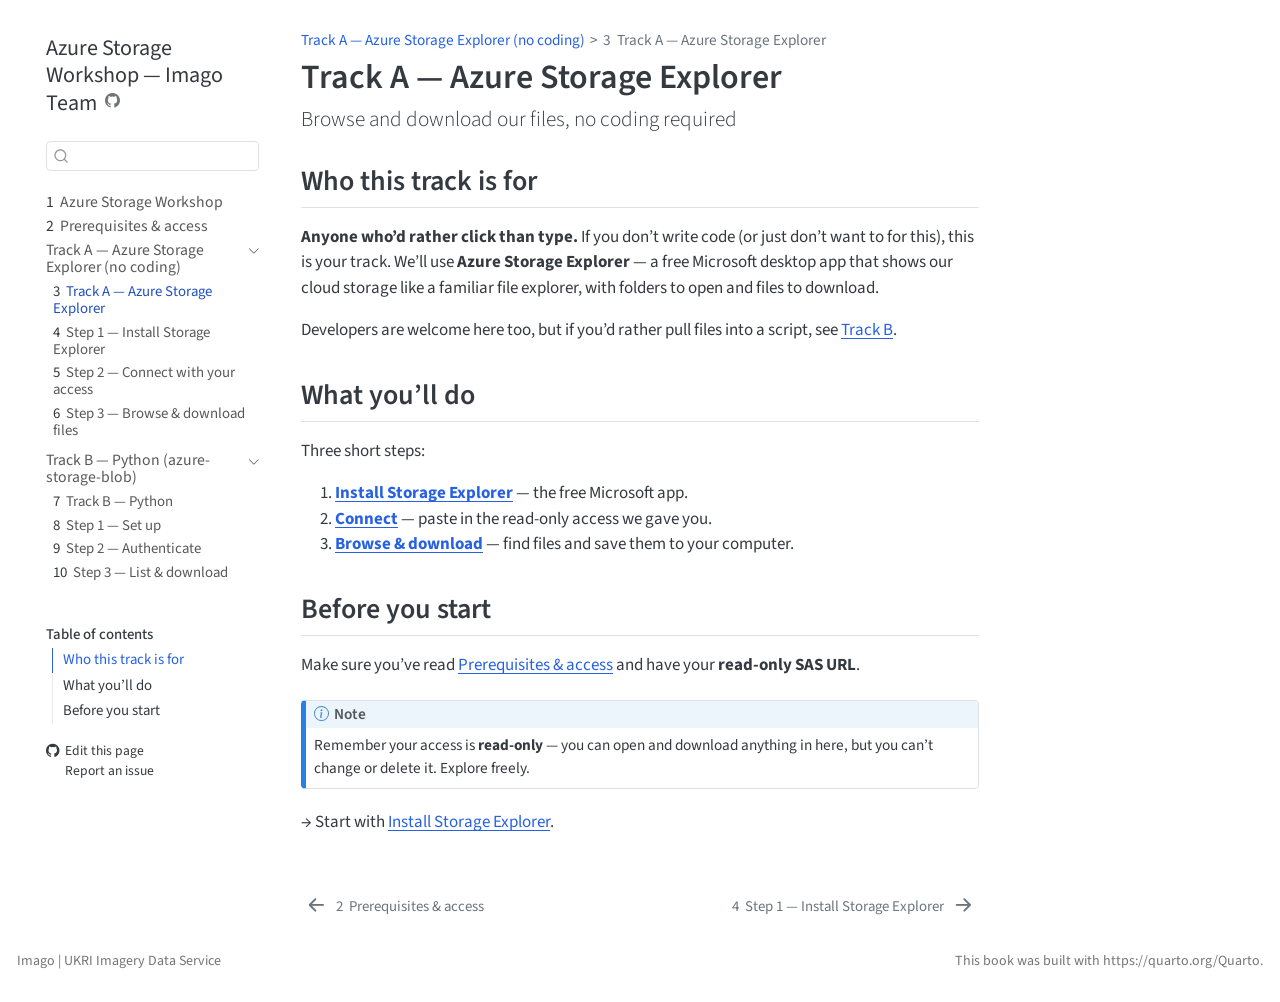
<file: docs/track-a/index.html>
<!DOCTYPE html>
<html xmlns="http://www.w3.org/1999/xhtml" lang="en" xml:lang="en"><head>

<meta charset="utf-8">
<meta name="generator" content="quarto-1.8.27">

<meta name="viewport" content="width=device-width, initial-scale=1.0, user-scalable=yes">


<title>Track A — Azure Storage Explorer – Azure Storage Workshop — Imago Team</title>
<style>
code{white-space: pre-wrap;}
span.smallcaps{font-variant: small-caps;}
div.columns{display: flex; gap: min(4vw, 1.5em);}
div.column{flex: auto; overflow-x: auto;}
div.hanging-indent{margin-left: 1.5em; text-indent: -1.5em;}
ul.task-list{list-style: none;}
ul.task-list li input[type="checkbox"] {
  width: 0.8em;
  margin: 0 0.8em 0.2em -1em; /* quarto-specific, see https://github.com/quarto-dev/quarto-cli/issues/4556 */ 
  vertical-align: middle;
}
</style>


<script src="../site_libs/quarto-nav/quarto-nav.js"></script>
<script src="../site_libs/quarto-nav/headroom.min.js"></script>
<script src="../site_libs/clipboard/clipboard.min.js"></script>
<script src="../site_libs/quarto-search/autocomplete.umd.js"></script>
<script src="../site_libs/quarto-search/fuse.min.js"></script>
<script src="../site_libs/quarto-search/quarto-search.js"></script>
<meta name="quarto:offset" content="../">
<link href="../track-a/install.html" rel="next">
<link href="../prerequisites.html" rel="prev">
<link href="../assets/Imago-logo.png" rel="icon" type="image/png">
<script src="../site_libs/quarto-html/quarto.js" type="module"></script>
<script src="../site_libs/quarto-html/tabsets/tabsets.js" type="module"></script>
<script src="../site_libs/quarto-html/axe/axe-check.js" type="module"></script>
<script src="../site_libs/quarto-html/popper.min.js"></script>
<script src="../site_libs/quarto-html/tippy.umd.min.js"></script>
<script src="../site_libs/quarto-html/anchor.min.js"></script>
<link href="../site_libs/quarto-html/tippy.css" rel="stylesheet">
<link href="../site_libs/quarto-html/quarto-syntax-highlighting-ed96de9b727972fe78a7b5d16c58bf87.css" rel="stylesheet" id="quarto-text-highlighting-styles">
<script src="../site_libs/bootstrap/bootstrap.min.js"></script>
<link href="../site_libs/bootstrap/bootstrap-icons.css" rel="stylesheet">
<link href="../site_libs/bootstrap/bootstrap-0cb4c2277ae696d2244f88e65b6d4bdd.min.css" rel="stylesheet" append-hash="true" id="quarto-bootstrap" data-mode="light">
<script id="quarto-search-options" type="application/json">{
  "location": "sidebar",
  "copy-button": false,
  "collapse-after": 3,
  "panel-placement": "start",
  "type": "textbox",
  "limit": 50,
  "keyboard-shortcut": [
    "f",
    "/",
    "s"
  ],
  "show-item-context": false,
  "language": {
    "search-no-results-text": "No results",
    "search-matching-documents-text": "matching documents",
    "search-copy-link-title": "Copy link to search",
    "search-hide-matches-text": "Hide additional matches",
    "search-more-match-text": "more match in this document",
    "search-more-matches-text": "more matches in this document",
    "search-clear-button-title": "Clear",
    "search-text-placeholder": "",
    "search-detached-cancel-button-title": "Cancel",
    "search-submit-button-title": "Submit",
    "search-label": "Search"
  }
}</script>


<link rel="stylesheet" href="../styles.css">
</head>

<body class="nav-sidebar floating quarto-light">

<div id="quarto-search-results"></div>
  <header id="quarto-header" class="headroom fixed-top">
  <nav class="quarto-secondary-nav">
    <div class="container-fluid d-flex">
      <button type="button" class="quarto-btn-toggle btn" data-bs-toggle="collapse" role="button" data-bs-target=".quarto-sidebar-collapse-item" aria-controls="quarto-sidebar" aria-expanded="false" aria-label="Toggle sidebar navigation" onclick="if (window.quartoToggleHeadroom) { window.quartoToggleHeadroom(); }">
        <i class="bi bi-layout-text-sidebar-reverse"></i>
      </button>
        <nav class="quarto-page-breadcrumbs" aria-label="breadcrumb"><ol class="breadcrumb"><li class="breadcrumb-item"><a href="../track-a/index.html">Track A — Azure Storage Explorer (no coding)</a></li><li class="breadcrumb-item"><a href="../track-a/index.html"><span class="chapter-number">3</span>&nbsp; <span class="chapter-title">Track A — Azure Storage Explorer</span></a></li></ol></nav>
        <a class="flex-grow-1" role="navigation" data-bs-toggle="collapse" data-bs-target=".quarto-sidebar-collapse-item" aria-controls="quarto-sidebar" aria-expanded="false" aria-label="Toggle sidebar navigation" onclick="if (window.quartoToggleHeadroom) { window.quartoToggleHeadroom(); }">      
        </a>
      <button type="button" class="btn quarto-search-button" aria-label="Search" onclick="window.quartoOpenSearch();">
        <i class="bi bi-search"></i>
      </button>
    </div>
  </nav>
</header>
<!-- content -->
<div id="quarto-content" class="quarto-container page-columns page-rows-contents page-layout-article">
<!-- sidebar -->
  <nav id="quarto-sidebar" class="sidebar collapse collapse-horizontal quarto-sidebar-collapse-item sidebar-navigation floating overflow-auto">
    <div class="pt-lg-2 mt-2 text-left sidebar-header">
    <div class="sidebar-title mb-0 py-0">
      <a href="../">Azure Storage Workshop — Imago Team</a> 
        <div class="sidebar-tools-main">
    <a href="https://github.com/Imago-SDRUK/github_training" title="Source Code" class="quarto-navigation-tool px-1" aria-label="Source Code"><i class="bi bi-github"></i></a>
</div>
    </div>
      </div>
        <div class="mt-2 flex-shrink-0 align-items-center">
        <div class="sidebar-search">
        <div id="quarto-search" class="" title="Search"></div>
        </div>
        </div>
    <div class="sidebar-menu-container"> 
    <ul class="list-unstyled mt-1">
        <li class="sidebar-item">
  <div class="sidebar-item-container"> 
  <a href="../index.html" class="sidebar-item-text sidebar-link">
 <span class="menu-text"><span class="chapter-number">1</span>&nbsp; <span class="chapter-title">Azure Storage Workshop</span></span></a>
  </div>
</li>
        <li class="sidebar-item">
  <div class="sidebar-item-container"> 
  <a href="../prerequisites.html" class="sidebar-item-text sidebar-link">
 <span class="menu-text"><span class="chapter-number">2</span>&nbsp; <span class="chapter-title">Prerequisites &amp; access</span></span></a>
  </div>
</li>
        <li class="sidebar-item sidebar-item-section">
      <div class="sidebar-item-container"> 
            <a class="sidebar-item-text sidebar-link text-start" data-bs-toggle="collapse" data-bs-target="#quarto-sidebar-section-1" role="navigation" aria-expanded="true">
 <span class="menu-text">Track A — Azure Storage Explorer (no coding)</span></a>
          <a class="sidebar-item-toggle text-start" data-bs-toggle="collapse" data-bs-target="#quarto-sidebar-section-1" role="navigation" aria-expanded="true" aria-label="Toggle section">
            <i class="bi bi-chevron-right ms-2"></i>
          </a> 
      </div>
      <ul id="quarto-sidebar-section-1" class="collapse list-unstyled sidebar-section depth1 show">  
          <li class="sidebar-item">
  <div class="sidebar-item-container"> 
  <a href="../track-a/index.html" class="sidebar-item-text sidebar-link active">
 <span class="menu-text"><span class="chapter-number">3</span>&nbsp; <span class="chapter-title">Track A — Azure Storage Explorer</span></span></a>
  </div>
</li>
          <li class="sidebar-item">
  <div class="sidebar-item-container"> 
  <a href="../track-a/install.html" class="sidebar-item-text sidebar-link">
 <span class="menu-text"><span class="chapter-number">4</span>&nbsp; <span class="chapter-title">Step 1 — Install Storage Explorer</span></span></a>
  </div>
</li>
          <li class="sidebar-item">
  <div class="sidebar-item-container"> 
  <a href="../track-a/connect.html" class="sidebar-item-text sidebar-link">
 <span class="menu-text"><span class="chapter-number">5</span>&nbsp; <span class="chapter-title">Step 2 — Connect with your access</span></span></a>
  </div>
</li>
          <li class="sidebar-item">
  <div class="sidebar-item-container"> 
  <a href="../track-a/browse-download.html" class="sidebar-item-text sidebar-link">
 <span class="menu-text"><span class="chapter-number">6</span>&nbsp; <span class="chapter-title">Step 3 — Browse &amp; download files</span></span></a>
  </div>
</li>
      </ul>
  </li>
        <li class="sidebar-item sidebar-item-section">
      <div class="sidebar-item-container"> 
            <a class="sidebar-item-text sidebar-link text-start" data-bs-toggle="collapse" data-bs-target="#quarto-sidebar-section-2" role="navigation" aria-expanded="true">
 <span class="menu-text">Track B — Python (azure-storage-blob)</span></a>
          <a class="sidebar-item-toggle text-start" data-bs-toggle="collapse" data-bs-target="#quarto-sidebar-section-2" role="navigation" aria-expanded="true" aria-label="Toggle section">
            <i class="bi bi-chevron-right ms-2"></i>
          </a> 
      </div>
      <ul id="quarto-sidebar-section-2" class="collapse list-unstyled sidebar-section depth1 show">  
          <li class="sidebar-item">
  <div class="sidebar-item-container"> 
  <a href="../track-b/index.html" class="sidebar-item-text sidebar-link">
 <span class="menu-text"><span class="chapter-number">7</span>&nbsp; <span class="chapter-title">Track B — Python</span></span></a>
  </div>
</li>
          <li class="sidebar-item">
  <div class="sidebar-item-container"> 
  <a href="../track-b/setup.html" class="sidebar-item-text sidebar-link">
 <span class="menu-text"><span class="chapter-number">8</span>&nbsp; <span class="chapter-title">Step 1 — Set up</span></span></a>
  </div>
</li>
          <li class="sidebar-item">
  <div class="sidebar-item-container"> 
  <a href="../track-b/authenticate.html" class="sidebar-item-text sidebar-link">
 <span class="menu-text"><span class="chapter-number">9</span>&nbsp; <span class="chapter-title">Step 2 — Authenticate</span></span></a>
  </div>
</li>
          <li class="sidebar-item">
  <div class="sidebar-item-container"> 
  <a href="../track-b/list-download.html" class="sidebar-item-text sidebar-link">
 <span class="menu-text"><span class="chapter-number">10</span>&nbsp; <span class="chapter-title">Step 3 — List &amp; download</span></span></a>
  </div>
</li>
      </ul>
  </li>
    </ul>
    </div>
    <nav id="TOC" role="doc-toc" class="toc-active">
    <h2 id="toc-title">Table of contents</h2>
   
  <ul class="collapse">
  <li><a href="#who-this-track-is-for" id="toc-who-this-track-is-for" class="nav-link active" data-scroll-target="#who-this-track-is-for">Who this track is for</a></li>
  <li><a href="#what-youll-do" id="toc-what-youll-do" class="nav-link" data-scroll-target="#what-youll-do">What you’ll do</a></li>
  <li><a href="#before-you-start" id="toc-before-you-start" class="nav-link" data-scroll-target="#before-you-start">Before you start</a></li>
  </ul>
<div class="toc-actions"><ul class="collapse"><li><a href="https://github.com/Imago-SDRUK/github_training/edit/main/track-a/index.qmd" class="toc-action"><i class="bi bi-github"></i>Edit this page</a></li><li><a href="https://github.com/Imago-SDRUK/github_training/issues/new" class="toc-action"><i class="bi empty"></i>Report an issue</a></li></ul></div></nav>
</nav>
<div id="quarto-sidebar-glass" class="quarto-sidebar-collapse-item" data-bs-toggle="collapse" data-bs-target=".quarto-sidebar-collapse-item"></div>
<!-- margin-sidebar -->
    <div id="quarto-margin-sidebar" class="sidebar margin-sidebar zindex-bottom">
    </div>
<!-- main -->
<main class="content" id="quarto-document-content">

<header id="title-block-header" class="quarto-title-block default"><nav class="quarto-page-breadcrumbs quarto-title-breadcrumbs d-none d-lg-block" aria-label="breadcrumb"><ol class="breadcrumb"><li class="breadcrumb-item"><a href="../track-a/index.html">Track A — Azure Storage Explorer (no coding)</a></li><li class="breadcrumb-item"><a href="../track-a/index.html"><span class="chapter-number">3</span>&nbsp; <span class="chapter-title">Track A — Azure Storage Explorer</span></a></li></ol></nav>
<div class="quarto-title">
<h1 class="title"><span class="chapter-title">Track A — Azure Storage Explorer</span></h1>
<p class="subtitle lead">Browse and download our files, no coding required</p>
</div>



<div class="quarto-title-meta">

    
  
    
  </div>
  


</header>


<section id="who-this-track-is-for" class="level2">
<h2 class="anchored" data-anchor-id="who-this-track-is-for">Who this track is for</h2>
<p><strong>Anyone who’d rather click than type.</strong> If you don’t write code (or just don’t want to for this), this is your track. We’ll use <strong>Azure Storage Explorer</strong> — a free Microsoft desktop app that shows our cloud storage like a familiar file explorer, with folders to open and files to download.</p>
<p>Developers are welcome here too, but if you’d rather pull files into a script, see <a href="../track-b/index.html">Track B</a>.</p>
</section>
<section id="what-youll-do" class="level2">
<h2 class="anchored" data-anchor-id="what-youll-do">What you’ll do</h2>
<p>Three short steps:</p>
<ol type="1">
<li><a href="../track-a/install.html"><strong>Install Storage Explorer</strong></a> — the free Microsoft app.</li>
<li><a href="../track-a/connect.html"><strong>Connect</strong></a> — paste in the read-only access we gave you.</li>
<li><a href="../track-a/browse-download.html"><strong>Browse &amp; download</strong></a> — find files and save them to your computer.</li>
</ol>
</section>
<section id="before-you-start" class="level2">
<h2 class="anchored" data-anchor-id="before-you-start">Before you start</h2>
<p>Make sure you’ve read <a href="../prerequisites.html">Prerequisites &amp; access</a> and have your <strong>read-only SAS URL</strong>.</p>
<div class="callout callout-style-default callout-note callout-titled">
<div class="callout-header d-flex align-content-center">
<div class="callout-icon-container">
<i class="callout-icon"></i>
</div>
<div class="callout-title-container flex-fill">
Note
</div>
</div>
<div class="callout-body-container callout-body">
<p>Remember your access is <strong>read-only</strong> — you can open and download anything in here, but you can’t change or delete it. Explore freely.</p>
</div>
</div>
<p>→ Start with <a href="../track-a/install.html">Install Storage Explorer</a>.</p>


</section>

</main> <!-- /main -->
<script id="quarto-html-after-body" type="application/javascript">
  window.document.addEventListener("DOMContentLoaded", function (event) {
    const icon = "";
    const anchorJS = new window.AnchorJS();
    anchorJS.options = {
      placement: 'right',
      icon: icon
    };
    anchorJS.add('.anchored');
    const isCodeAnnotation = (el) => {
      for (const clz of el.classList) {
        if (clz.startsWith('code-annotation-')) {                     
          return true;
        }
      }
      return false;
    }
    const onCopySuccess = function(e) {
      // button target
      const button = e.trigger;
      // don't keep focus
      button.blur();
      // flash "checked"
      button.classList.add('code-copy-button-checked');
      var currentTitle = button.getAttribute("title");
      button.setAttribute("title", "Copied!");
      let tooltip;
      if (window.bootstrap) {
        button.setAttribute("data-bs-toggle", "tooltip");
        button.setAttribute("data-bs-placement", "left");
        button.setAttribute("data-bs-title", "Copied!");
        tooltip = new bootstrap.Tooltip(button, 
          { trigger: "manual", 
            customClass: "code-copy-button-tooltip",
            offset: [0, -8]});
        tooltip.show();    
      }
      setTimeout(function() {
        if (tooltip) {
          tooltip.hide();
          button.removeAttribute("data-bs-title");
          button.removeAttribute("data-bs-toggle");
          button.removeAttribute("data-bs-placement");
        }
        button.setAttribute("title", currentTitle);
        button.classList.remove('code-copy-button-checked');
      }, 1000);
      // clear code selection
      e.clearSelection();
    }
    const getTextToCopy = function(trigger) {
      const outerScaffold = trigger.parentElement.cloneNode(true);
      const codeEl = outerScaffold.querySelector('code');
      for (const childEl of codeEl.children) {
        if (isCodeAnnotation(childEl)) {
          childEl.remove();
        }
      }
      return codeEl.innerText;
    }
    const clipboard = new window.ClipboardJS('.code-copy-button:not([data-in-quarto-modal])', {
      text: getTextToCopy
    });
    clipboard.on('success', onCopySuccess);
    if (window.document.getElementById('quarto-embedded-source-code-modal')) {
      const clipboardModal = new window.ClipboardJS('.code-copy-button[data-in-quarto-modal]', {
        text: getTextToCopy,
        container: window.document.getElementById('quarto-embedded-source-code-modal')
      });
      clipboardModal.on('success', onCopySuccess);
    }
      var localhostRegex = new RegExp(/^(?:http|https):\/\/localhost\:?[0-9]*\//);
      var mailtoRegex = new RegExp(/^mailto:/);
        var filterRegex = new RegExp('/' + window.location.host + '/');
      var isInternal = (href) => {
          return filterRegex.test(href) || localhostRegex.test(href) || mailtoRegex.test(href);
      }
      // Inspect non-navigation links and adorn them if external
     var links = window.document.querySelectorAll('a[href]:not(.nav-link):not(.navbar-brand):not(.toc-action):not(.sidebar-link):not(.sidebar-item-toggle):not(.pagination-link):not(.no-external):not([aria-hidden]):not(.dropdown-item):not(.quarto-navigation-tool):not(.about-link)');
      for (var i=0; i<links.length; i++) {
        const link = links[i];
        if (!isInternal(link.href)) {
          // undo the damage that might have been done by quarto-nav.js in the case of
          // links that we want to consider external
          if (link.dataset.originalHref !== undefined) {
            link.href = link.dataset.originalHref;
          }
        }
      }
    function tippyHover(el, contentFn, onTriggerFn, onUntriggerFn) {
      const config = {
        allowHTML: true,
        maxWidth: 500,
        delay: 100,
        arrow: false,
        appendTo: function(el) {
            return el.parentElement;
        },
        interactive: true,
        interactiveBorder: 10,
        theme: 'quarto',
        placement: 'bottom-start',
      };
      if (contentFn) {
        config.content = contentFn;
      }
      if (onTriggerFn) {
        config.onTrigger = onTriggerFn;
      }
      if (onUntriggerFn) {
        config.onUntrigger = onUntriggerFn;
      }
      window.tippy(el, config); 
    }
    const noterefs = window.document.querySelectorAll('a[role="doc-noteref"]');
    for (var i=0; i<noterefs.length; i++) {
      const ref = noterefs[i];
      tippyHover(ref, function() {
        // use id or data attribute instead here
        let href = ref.getAttribute('data-footnote-href') || ref.getAttribute('href');
        try { href = new URL(href).hash; } catch {}
        const id = href.replace(/^#\/?/, "");
        const note = window.document.getElementById(id);
        if (note) {
          return note.innerHTML;
        } else {
          return "";
        }
      });
    }
    const xrefs = window.document.querySelectorAll('a.quarto-xref');
    const processXRef = (id, note) => {
      // Strip column container classes
      const stripColumnClz = (el) => {
        el.classList.remove("page-full", "page-columns");
        if (el.children) {
          for (const child of el.children) {
            stripColumnClz(child);
          }
        }
      }
      stripColumnClz(note)
      if (id === null || id.startsWith('sec-')) {
        // Special case sections, only their first couple elements
        const container = document.createElement("div");
        if (note.children && note.children.length > 2) {
          container.appendChild(note.children[0].cloneNode(true));
          for (let i = 1; i < note.children.length; i++) {
            const child = note.children[i];
            if (child.tagName === "P" && child.innerText === "") {
              continue;
            } else {
              container.appendChild(child.cloneNode(true));
              break;
            }
          }
          if (window.Quarto?.typesetMath) {
            window.Quarto.typesetMath(container);
          }
          return container.innerHTML
        } else {
          if (window.Quarto?.typesetMath) {
            window.Quarto.typesetMath(note);
          }
          return note.innerHTML;
        }
      } else {
        // Remove any anchor links if they are present
        const anchorLink = note.querySelector('a.anchorjs-link');
        if (anchorLink) {
          anchorLink.remove();
        }
        if (window.Quarto?.typesetMath) {
          window.Quarto.typesetMath(note);
        }
        if (note.classList.contains("callout")) {
          return note.outerHTML;
        } else {
          return note.innerHTML;
        }
      }
    }
    for (var i=0; i<xrefs.length; i++) {
      const xref = xrefs[i];
      tippyHover(xref, undefined, function(instance) {
        instance.disable();
        let url = xref.getAttribute('href');
        let hash = undefined; 
        if (url.startsWith('#')) {
          hash = url;
        } else {
          try { hash = new URL(url).hash; } catch {}
        }
        if (hash) {
          const id = hash.replace(/^#\/?/, "");
          const note = window.document.getElementById(id);
          if (note !== null) {
            try {
              const html = processXRef(id, note.cloneNode(true));
              instance.setContent(html);
            } finally {
              instance.enable();
              instance.show();
            }
          } else {
            // See if we can fetch this
            fetch(url.split('#')[0])
            .then(res => res.text())
            .then(html => {
              const parser = new DOMParser();
              const htmlDoc = parser.parseFromString(html, "text/html");
              const note = htmlDoc.getElementById(id);
              if (note !== null) {
                const html = processXRef(id, note);
                instance.setContent(html);
              } 
            }).finally(() => {
              instance.enable();
              instance.show();
            });
          }
        } else {
          // See if we can fetch a full url (with no hash to target)
          // This is a special case and we should probably do some content thinning / targeting
          fetch(url)
          .then(res => res.text())
          .then(html => {
            const parser = new DOMParser();
            const htmlDoc = parser.parseFromString(html, "text/html");
            const note = htmlDoc.querySelector('main.content');
            if (note !== null) {
              // This should only happen for chapter cross references
              // (since there is no id in the URL)
              // remove the first header
              if (note.children.length > 0 && note.children[0].tagName === "HEADER") {
                note.children[0].remove();
              }
              const html = processXRef(null, note);
              instance.setContent(html);
            } 
          }).finally(() => {
            instance.enable();
            instance.show();
          });
        }
      }, function(instance) {
      });
    }
        let selectedAnnoteEl;
        const selectorForAnnotation = ( cell, annotation) => {
          let cellAttr = 'data-code-cell="' + cell + '"';
          let lineAttr = 'data-code-annotation="' +  annotation + '"';
          const selector = 'span[' + cellAttr + '][' + lineAttr + ']';
          return selector;
        }
        const selectCodeLines = (annoteEl) => {
          const doc = window.document;
          const targetCell = annoteEl.getAttribute("data-target-cell");
          const targetAnnotation = annoteEl.getAttribute("data-target-annotation");
          const annoteSpan = window.document.querySelector(selectorForAnnotation(targetCell, targetAnnotation));
          const lines = annoteSpan.getAttribute("data-code-lines").split(",");
          const lineIds = lines.map((line) => {
            return targetCell + "-" + line;
          })
          let top = null;
          let height = null;
          let parent = null;
          if (lineIds.length > 0) {
              //compute the position of the single el (top and bottom and make a div)
              const el = window.document.getElementById(lineIds[0]);
              top = el.offsetTop;
              height = el.offsetHeight;
              parent = el.parentElement.parentElement;
            if (lineIds.length > 1) {
              const lastEl = window.document.getElementById(lineIds[lineIds.length - 1]);
              const bottom = lastEl.offsetTop + lastEl.offsetHeight;
              height = bottom - top;
            }
            if (top !== null && height !== null && parent !== null) {
              // cook up a div (if necessary) and position it 
              let div = window.document.getElementById("code-annotation-line-highlight");
              if (div === null) {
                div = window.document.createElement("div");
                div.setAttribute("id", "code-annotation-line-highlight");
                div.style.position = 'absolute';
                parent.appendChild(div);
              }
              div.style.top = top - 2 + "px";
              div.style.height = height + 4 + "px";
              div.style.left = 0;
              let gutterDiv = window.document.getElementById("code-annotation-line-highlight-gutter");
              if (gutterDiv === null) {
                gutterDiv = window.document.createElement("div");
                gutterDiv.setAttribute("id", "code-annotation-line-highlight-gutter");
                gutterDiv.style.position = 'absolute';
                const codeCell = window.document.getElementById(targetCell);
                const gutter = codeCell.querySelector('.code-annotation-gutter');
                gutter.appendChild(gutterDiv);
              }
              gutterDiv.style.top = top - 2 + "px";
              gutterDiv.style.height = height + 4 + "px";
            }
            selectedAnnoteEl = annoteEl;
          }
        };
        const unselectCodeLines = () => {
          const elementsIds = ["code-annotation-line-highlight", "code-annotation-line-highlight-gutter"];
          elementsIds.forEach((elId) => {
            const div = window.document.getElementById(elId);
            if (div) {
              div.remove();
            }
          });
          selectedAnnoteEl = undefined;
        };
          // Handle positioning of the toggle
      window.addEventListener(
        "resize",
        throttle(() => {
          elRect = undefined;
          if (selectedAnnoteEl) {
            selectCodeLines(selectedAnnoteEl);
          }
        }, 10)
      );
      function throttle(fn, ms) {
      let throttle = false;
      let timer;
        return (...args) => {
          if(!throttle) { // first call gets through
              fn.apply(this, args);
              throttle = true;
          } else { // all the others get throttled
              if(timer) clearTimeout(timer); // cancel #2
              timer = setTimeout(() => {
                fn.apply(this, args);
                timer = throttle = false;
              }, ms);
          }
        };
      }
        // Attach click handler to the DT
        const annoteDls = window.document.querySelectorAll('dt[data-target-cell]');
        for (const annoteDlNode of annoteDls) {
          annoteDlNode.addEventListener('click', (event) => {
            const clickedEl = event.target;
            if (clickedEl !== selectedAnnoteEl) {
              unselectCodeLines();
              const activeEl = window.document.querySelector('dt[data-target-cell].code-annotation-active');
              if (activeEl) {
                activeEl.classList.remove('code-annotation-active');
              }
              selectCodeLines(clickedEl);
              clickedEl.classList.add('code-annotation-active');
            } else {
              // Unselect the line
              unselectCodeLines();
              clickedEl.classList.remove('code-annotation-active');
            }
          });
        }
    const findCites = (el) => {
      const parentEl = el.parentElement;
      if (parentEl) {
        const cites = parentEl.dataset.cites;
        if (cites) {
          return {
            el,
            cites: cites.split(' ')
          };
        } else {
          return findCites(el.parentElement)
        }
      } else {
        return undefined;
      }
    };
    var bibliorefs = window.document.querySelectorAll('a[role="doc-biblioref"]');
    for (var i=0; i<bibliorefs.length; i++) {
      const ref = bibliorefs[i];
      const citeInfo = findCites(ref);
      if (citeInfo) {
        tippyHover(citeInfo.el, function() {
          var popup = window.document.createElement('div');
          citeInfo.cites.forEach(function(cite) {
            var citeDiv = window.document.createElement('div');
            citeDiv.classList.add('hanging-indent');
            citeDiv.classList.add('csl-entry');
            var biblioDiv = window.document.getElementById('ref-' + cite);
            if (biblioDiv) {
              citeDiv.innerHTML = biblioDiv.innerHTML;
            }
            popup.appendChild(citeDiv);
          });
          return popup.innerHTML;
        });
      }
    }
  });
  </script>
<nav class="page-navigation">
  <div class="nav-page nav-page-previous">
      <a href="../prerequisites.html" class="pagination-link" aria-label="Prerequisites &amp; access">
        <i class="bi bi-arrow-left-short"></i> <span class="nav-page-text"><span class="chapter-number">2</span>&nbsp; <span class="chapter-title">Prerequisites &amp; access</span></span>
      </a>          
  </div>
  <div class="nav-page nav-page-next">
      <a href="../track-a/install.html" class="pagination-link" aria-label="Step 1 — Install Storage Explorer">
        <span class="nav-page-text"><span class="chapter-number">4</span>&nbsp; <span class="chapter-title">Step 1 — Install Storage Explorer</span></span> <i class="bi bi-arrow-right-short"></i>
      </a>
  </div>
</nav>
</div> <!-- /content -->
<footer class="footer">
  <div class="nav-footer">
    <div class="nav-footer-left">
<p>Imago | UKRI Imagery Data Service</p>
</div>   
    <div class="nav-footer-center">
      &nbsp;
    <div class="toc-actions d-sm-block d-md-none"><ul><li><a href="https://github.com/Imago-SDRUK/github_training/edit/main/track-a/index.qmd" class="toc-action"><i class="bi bi-github"></i>Edit this page</a></li><li><a href="https://github.com/Imago-SDRUK/github_training/issues/new" class="toc-action"><i class="bi empty"></i>Report an issue</a></li></ul></div></div>
    <div class="nav-footer-right">
<p>This book was built with https://quarto.org/Quarto.</p>
</div>
  </div>
</footer>




</body></html>
</file>
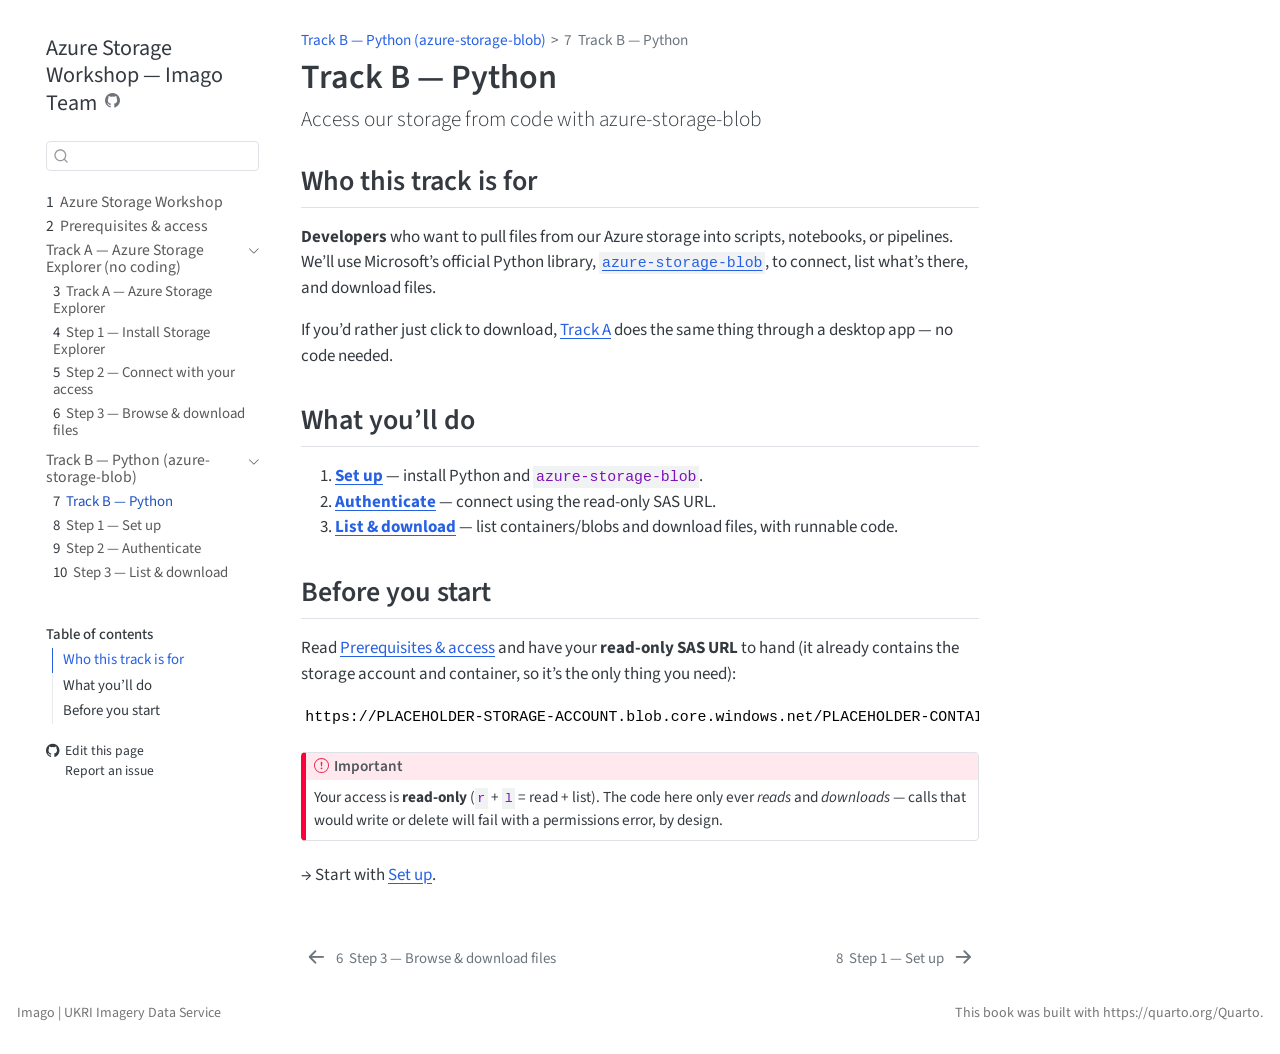
<file: docs/track-b/index.html>
<!DOCTYPE html>
<html xmlns="http://www.w3.org/1999/xhtml" lang="en" xml:lang="en"><head>

<meta charset="utf-8">
<meta name="generator" content="quarto-1.8.27">

<meta name="viewport" content="width=device-width, initial-scale=1.0, user-scalable=yes">


<title>Track B — Python – Azure Storage Workshop — Imago Team</title>
<style>
code{white-space: pre-wrap;}
span.smallcaps{font-variant: small-caps;}
div.columns{display: flex; gap: min(4vw, 1.5em);}
div.column{flex: auto; overflow-x: auto;}
div.hanging-indent{margin-left: 1.5em; text-indent: -1.5em;}
ul.task-list{list-style: none;}
ul.task-list li input[type="checkbox"] {
  width: 0.8em;
  margin: 0 0.8em 0.2em -1em; /* quarto-specific, see https://github.com/quarto-dev/quarto-cli/issues/4556 */ 
  vertical-align: middle;
}
</style>


<script src="../site_libs/quarto-nav/quarto-nav.js"></script>
<script src="../site_libs/quarto-nav/headroom.min.js"></script>
<script src="../site_libs/clipboard/clipboard.min.js"></script>
<script src="../site_libs/quarto-search/autocomplete.umd.js"></script>
<script src="../site_libs/quarto-search/fuse.min.js"></script>
<script src="../site_libs/quarto-search/quarto-search.js"></script>
<meta name="quarto:offset" content="../">
<link href="../track-b/setup.html" rel="next">
<link href="../track-a/browse-download.html" rel="prev">
<link href="../assets/Imago-logo.png" rel="icon" type="image/png">
<script src="../site_libs/quarto-html/quarto.js" type="module"></script>
<script src="../site_libs/quarto-html/tabsets/tabsets.js" type="module"></script>
<script src="../site_libs/quarto-html/axe/axe-check.js" type="module"></script>
<script src="../site_libs/quarto-html/popper.min.js"></script>
<script src="../site_libs/quarto-html/tippy.umd.min.js"></script>
<script src="../site_libs/quarto-html/anchor.min.js"></script>
<link href="../site_libs/quarto-html/tippy.css" rel="stylesheet">
<link href="../site_libs/quarto-html/quarto-syntax-highlighting-ed96de9b727972fe78a7b5d16c58bf87.css" rel="stylesheet" id="quarto-text-highlighting-styles">
<script src="../site_libs/bootstrap/bootstrap.min.js"></script>
<link href="../site_libs/bootstrap/bootstrap-icons.css" rel="stylesheet">
<link href="../site_libs/bootstrap/bootstrap-0cb4c2277ae696d2244f88e65b6d4bdd.min.css" rel="stylesheet" append-hash="true" id="quarto-bootstrap" data-mode="light">
<script id="quarto-search-options" type="application/json">{
  "location": "sidebar",
  "copy-button": false,
  "collapse-after": 3,
  "panel-placement": "start",
  "type": "textbox",
  "limit": 50,
  "keyboard-shortcut": [
    "f",
    "/",
    "s"
  ],
  "show-item-context": false,
  "language": {
    "search-no-results-text": "No results",
    "search-matching-documents-text": "matching documents",
    "search-copy-link-title": "Copy link to search",
    "search-hide-matches-text": "Hide additional matches",
    "search-more-match-text": "more match in this document",
    "search-more-matches-text": "more matches in this document",
    "search-clear-button-title": "Clear",
    "search-text-placeholder": "",
    "search-detached-cancel-button-title": "Cancel",
    "search-submit-button-title": "Submit",
    "search-label": "Search"
  }
}</script>


<link rel="stylesheet" href="../styles.css">
</head>

<body class="nav-sidebar floating quarto-light">

<div id="quarto-search-results"></div>
  <header id="quarto-header" class="headroom fixed-top">
  <nav class="quarto-secondary-nav">
    <div class="container-fluid d-flex">
      <button type="button" class="quarto-btn-toggle btn" data-bs-toggle="collapse" role="button" data-bs-target=".quarto-sidebar-collapse-item" aria-controls="quarto-sidebar" aria-expanded="false" aria-label="Toggle sidebar navigation" onclick="if (window.quartoToggleHeadroom) { window.quartoToggleHeadroom(); }">
        <i class="bi bi-layout-text-sidebar-reverse"></i>
      </button>
        <nav class="quarto-page-breadcrumbs" aria-label="breadcrumb"><ol class="breadcrumb"><li class="breadcrumb-item"><a href="../track-b/index.html">Track B — Python (azure-storage-blob)</a></li><li class="breadcrumb-item"><a href="../track-b/index.html"><span class="chapter-number">7</span>&nbsp; <span class="chapter-title">Track B — Python</span></a></li></ol></nav>
        <a class="flex-grow-1" role="navigation" data-bs-toggle="collapse" data-bs-target=".quarto-sidebar-collapse-item" aria-controls="quarto-sidebar" aria-expanded="false" aria-label="Toggle sidebar navigation" onclick="if (window.quartoToggleHeadroom) { window.quartoToggleHeadroom(); }">      
        </a>
      <button type="button" class="btn quarto-search-button" aria-label="Search" onclick="window.quartoOpenSearch();">
        <i class="bi bi-search"></i>
      </button>
    </div>
  </nav>
</header>
<!-- content -->
<div id="quarto-content" class="quarto-container page-columns page-rows-contents page-layout-article">
<!-- sidebar -->
  <nav id="quarto-sidebar" class="sidebar collapse collapse-horizontal quarto-sidebar-collapse-item sidebar-navigation floating overflow-auto">
    <div class="pt-lg-2 mt-2 text-left sidebar-header">
    <div class="sidebar-title mb-0 py-0">
      <a href="../">Azure Storage Workshop — Imago Team</a> 
        <div class="sidebar-tools-main">
    <a href="https://github.com/Imago-SDRUK/github_training" title="Source Code" class="quarto-navigation-tool px-1" aria-label="Source Code"><i class="bi bi-github"></i></a>
</div>
    </div>
      </div>
        <div class="mt-2 flex-shrink-0 align-items-center">
        <div class="sidebar-search">
        <div id="quarto-search" class="" title="Search"></div>
        </div>
        </div>
    <div class="sidebar-menu-container"> 
    <ul class="list-unstyled mt-1">
        <li class="sidebar-item">
  <div class="sidebar-item-container"> 
  <a href="../index.html" class="sidebar-item-text sidebar-link">
 <span class="menu-text"><span class="chapter-number">1</span>&nbsp; <span class="chapter-title">Azure Storage Workshop</span></span></a>
  </div>
</li>
        <li class="sidebar-item">
  <div class="sidebar-item-container"> 
  <a href="../prerequisites.html" class="sidebar-item-text sidebar-link">
 <span class="menu-text"><span class="chapter-number">2</span>&nbsp; <span class="chapter-title">Prerequisites &amp; access</span></span></a>
  </div>
</li>
        <li class="sidebar-item sidebar-item-section">
      <div class="sidebar-item-container"> 
            <a class="sidebar-item-text sidebar-link text-start" data-bs-toggle="collapse" data-bs-target="#quarto-sidebar-section-1" role="navigation" aria-expanded="true">
 <span class="menu-text">Track A — Azure Storage Explorer (no coding)</span></a>
          <a class="sidebar-item-toggle text-start" data-bs-toggle="collapse" data-bs-target="#quarto-sidebar-section-1" role="navigation" aria-expanded="true" aria-label="Toggle section">
            <i class="bi bi-chevron-right ms-2"></i>
          </a> 
      </div>
      <ul id="quarto-sidebar-section-1" class="collapse list-unstyled sidebar-section depth1 show">  
          <li class="sidebar-item">
  <div class="sidebar-item-container"> 
  <a href="../track-a/index.html" class="sidebar-item-text sidebar-link">
 <span class="menu-text"><span class="chapter-number">3</span>&nbsp; <span class="chapter-title">Track A — Azure Storage Explorer</span></span></a>
  </div>
</li>
          <li class="sidebar-item">
  <div class="sidebar-item-container"> 
  <a href="../track-a/install.html" class="sidebar-item-text sidebar-link">
 <span class="menu-text"><span class="chapter-number">4</span>&nbsp; <span class="chapter-title">Step 1 — Install Storage Explorer</span></span></a>
  </div>
</li>
          <li class="sidebar-item">
  <div class="sidebar-item-container"> 
  <a href="../track-a/connect.html" class="sidebar-item-text sidebar-link">
 <span class="menu-text"><span class="chapter-number">5</span>&nbsp; <span class="chapter-title">Step 2 — Connect with your access</span></span></a>
  </div>
</li>
          <li class="sidebar-item">
  <div class="sidebar-item-container"> 
  <a href="../track-a/browse-download.html" class="sidebar-item-text sidebar-link">
 <span class="menu-text"><span class="chapter-number">6</span>&nbsp; <span class="chapter-title">Step 3 — Browse &amp; download files</span></span></a>
  </div>
</li>
      </ul>
  </li>
        <li class="sidebar-item sidebar-item-section">
      <div class="sidebar-item-container"> 
            <a class="sidebar-item-text sidebar-link text-start" data-bs-toggle="collapse" data-bs-target="#quarto-sidebar-section-2" role="navigation" aria-expanded="true">
 <span class="menu-text">Track B — Python (azure-storage-blob)</span></a>
          <a class="sidebar-item-toggle text-start" data-bs-toggle="collapse" data-bs-target="#quarto-sidebar-section-2" role="navigation" aria-expanded="true" aria-label="Toggle section">
            <i class="bi bi-chevron-right ms-2"></i>
          </a> 
      </div>
      <ul id="quarto-sidebar-section-2" class="collapse list-unstyled sidebar-section depth1 show">  
          <li class="sidebar-item">
  <div class="sidebar-item-container"> 
  <a href="../track-b/index.html" class="sidebar-item-text sidebar-link active">
 <span class="menu-text"><span class="chapter-number">7</span>&nbsp; <span class="chapter-title">Track B — Python</span></span></a>
  </div>
</li>
          <li class="sidebar-item">
  <div class="sidebar-item-container"> 
  <a href="../track-b/setup.html" class="sidebar-item-text sidebar-link">
 <span class="menu-text"><span class="chapter-number">8</span>&nbsp; <span class="chapter-title">Step 1 — Set up</span></span></a>
  </div>
</li>
          <li class="sidebar-item">
  <div class="sidebar-item-container"> 
  <a href="../track-b/authenticate.html" class="sidebar-item-text sidebar-link">
 <span class="menu-text"><span class="chapter-number">9</span>&nbsp; <span class="chapter-title">Step 2 — Authenticate</span></span></a>
  </div>
</li>
          <li class="sidebar-item">
  <div class="sidebar-item-container"> 
  <a href="../track-b/list-download.html" class="sidebar-item-text sidebar-link">
 <span class="menu-text"><span class="chapter-number">10</span>&nbsp; <span class="chapter-title">Step 3 — List &amp; download</span></span></a>
  </div>
</li>
      </ul>
  </li>
    </ul>
    </div>
    <nav id="TOC" role="doc-toc" class="toc-active">
    <h2 id="toc-title">Table of contents</h2>
   
  <ul class="collapse">
  <li><a href="#who-this-track-is-for" id="toc-who-this-track-is-for" class="nav-link active" data-scroll-target="#who-this-track-is-for">Who this track is for</a></li>
  <li><a href="#what-youll-do" id="toc-what-youll-do" class="nav-link" data-scroll-target="#what-youll-do">What you’ll do</a></li>
  <li><a href="#before-you-start" id="toc-before-you-start" class="nav-link" data-scroll-target="#before-you-start">Before you start</a></li>
  </ul>
<div class="toc-actions"><ul class="collapse"><li><a href="https://github.com/Imago-SDRUK/github_training/edit/main/track-b/index.qmd" class="toc-action"><i class="bi bi-github"></i>Edit this page</a></li><li><a href="https://github.com/Imago-SDRUK/github_training/issues/new" class="toc-action"><i class="bi empty"></i>Report an issue</a></li></ul></div></nav>
</nav>
<div id="quarto-sidebar-glass" class="quarto-sidebar-collapse-item" data-bs-toggle="collapse" data-bs-target=".quarto-sidebar-collapse-item"></div>
<!-- margin-sidebar -->
    <div id="quarto-margin-sidebar" class="sidebar margin-sidebar zindex-bottom">
    </div>
<!-- main -->
<main class="content" id="quarto-document-content">

<header id="title-block-header" class="quarto-title-block default"><nav class="quarto-page-breadcrumbs quarto-title-breadcrumbs d-none d-lg-block" aria-label="breadcrumb"><ol class="breadcrumb"><li class="breadcrumb-item"><a href="../track-b/index.html">Track B — Python (azure-storage-blob)</a></li><li class="breadcrumb-item"><a href="../track-b/index.html"><span class="chapter-number">7</span>&nbsp; <span class="chapter-title">Track B — Python</span></a></li></ol></nav>
<div class="quarto-title">
<h1 class="title"><span class="chapter-title">Track B — Python</span></h1>
<p class="subtitle lead">Access our storage from code with azure-storage-blob</p>
</div>



<div class="quarto-title-meta">

    
  
    
  </div>
  


</header>


<section id="who-this-track-is-for" class="level2">
<h2 class="anchored" data-anchor-id="who-this-track-is-for">Who this track is for</h2>
<p><strong>Developers</strong> who want to pull files from our Azure storage into scripts, notebooks, or pipelines. We’ll use Microsoft’s official Python library, <a href="https://pypi.org/project/azure-storage-blob/"><code>azure-storage-blob</code></a>, to connect, list what’s there, and download files.</p>
<p>If you’d rather just click to download, <a href="../track-a/index.html">Track A</a> does the same thing through a desktop app — no code needed.</p>
</section>
<section id="what-youll-do" class="level2">
<h2 class="anchored" data-anchor-id="what-youll-do">What you’ll do</h2>
<ol type="1">
<li><a href="../track-b/setup.html"><strong>Set up</strong></a> — install Python and <code>azure-storage-blob</code>.</li>
<li><a href="../track-b/authenticate.html"><strong>Authenticate</strong></a> — connect using the read-only SAS URL.</li>
<li><a href="../track-b/list-download.html"><strong>List &amp; download</strong></a> — list containers/blobs and download files, with runnable code.</li>
</ol>
</section>
<section id="before-you-start" class="level2">
<h2 class="anchored" data-anchor-id="before-you-start">Before you start</h2>
<p>Read <a href="../prerequisites.html">Prerequisites &amp; access</a> and have your <strong>read-only SAS URL</strong> to hand (it already contains the storage account and container, so it’s the only thing you need):</p>
<pre><code>https://PLACEHOLDER-STORAGE-ACCOUNT.blob.core.windows.net/PLACEHOLDER-CONTAINER-NAME?sp=rl&amp;...&amp;sig=PLACEHOLDER-SIGNATURE</code></pre>
<div class="callout callout-style-default callout-important callout-titled">
<div class="callout-header d-flex align-content-center">
<div class="callout-icon-container">
<i class="callout-icon"></i>
</div>
<div class="callout-title-container flex-fill">
Important
</div>
</div>
<div class="callout-body-container callout-body">
<p>Your access is <strong>read-only</strong> (<code>r</code> + <code>l</code> = read + list). The code here only ever <em>reads</em> and <em>downloads</em> — calls that would write or delete will fail with a permissions error, by design.</p>
</div>
</div>
<p>→ Start with <a href="../track-b/setup.html">Set up</a>.</p>


</section>

</main> <!-- /main -->
<script id="quarto-html-after-body" type="application/javascript">
  window.document.addEventListener("DOMContentLoaded", function (event) {
    const icon = "";
    const anchorJS = new window.AnchorJS();
    anchorJS.options = {
      placement: 'right',
      icon: icon
    };
    anchorJS.add('.anchored');
    const isCodeAnnotation = (el) => {
      for (const clz of el.classList) {
        if (clz.startsWith('code-annotation-')) {                     
          return true;
        }
      }
      return false;
    }
    const onCopySuccess = function(e) {
      // button target
      const button = e.trigger;
      // don't keep focus
      button.blur();
      // flash "checked"
      button.classList.add('code-copy-button-checked');
      var currentTitle = button.getAttribute("title");
      button.setAttribute("title", "Copied!");
      let tooltip;
      if (window.bootstrap) {
        button.setAttribute("data-bs-toggle", "tooltip");
        button.setAttribute("data-bs-placement", "left");
        button.setAttribute("data-bs-title", "Copied!");
        tooltip = new bootstrap.Tooltip(button, 
          { trigger: "manual", 
            customClass: "code-copy-button-tooltip",
            offset: [0, -8]});
        tooltip.show();    
      }
      setTimeout(function() {
        if (tooltip) {
          tooltip.hide();
          button.removeAttribute("data-bs-title");
          button.removeAttribute("data-bs-toggle");
          button.removeAttribute("data-bs-placement");
        }
        button.setAttribute("title", currentTitle);
        button.classList.remove('code-copy-button-checked');
      }, 1000);
      // clear code selection
      e.clearSelection();
    }
    const getTextToCopy = function(trigger) {
      const outerScaffold = trigger.parentElement.cloneNode(true);
      const codeEl = outerScaffold.querySelector('code');
      for (const childEl of codeEl.children) {
        if (isCodeAnnotation(childEl)) {
          childEl.remove();
        }
      }
      return codeEl.innerText;
    }
    const clipboard = new window.ClipboardJS('.code-copy-button:not([data-in-quarto-modal])', {
      text: getTextToCopy
    });
    clipboard.on('success', onCopySuccess);
    if (window.document.getElementById('quarto-embedded-source-code-modal')) {
      const clipboardModal = new window.ClipboardJS('.code-copy-button[data-in-quarto-modal]', {
        text: getTextToCopy,
        container: window.document.getElementById('quarto-embedded-source-code-modal')
      });
      clipboardModal.on('success', onCopySuccess);
    }
      var localhostRegex = new RegExp(/^(?:http|https):\/\/localhost\:?[0-9]*\//);
      var mailtoRegex = new RegExp(/^mailto:/);
        var filterRegex = new RegExp('/' + window.location.host + '/');
      var isInternal = (href) => {
          return filterRegex.test(href) || localhostRegex.test(href) || mailtoRegex.test(href);
      }
      // Inspect non-navigation links and adorn them if external
     var links = window.document.querySelectorAll('a[href]:not(.nav-link):not(.navbar-brand):not(.toc-action):not(.sidebar-link):not(.sidebar-item-toggle):not(.pagination-link):not(.no-external):not([aria-hidden]):not(.dropdown-item):not(.quarto-navigation-tool):not(.about-link)');
      for (var i=0; i<links.length; i++) {
        const link = links[i];
        if (!isInternal(link.href)) {
          // undo the damage that might have been done by quarto-nav.js in the case of
          // links that we want to consider external
          if (link.dataset.originalHref !== undefined) {
            link.href = link.dataset.originalHref;
          }
        }
      }
    function tippyHover(el, contentFn, onTriggerFn, onUntriggerFn) {
      const config = {
        allowHTML: true,
        maxWidth: 500,
        delay: 100,
        arrow: false,
        appendTo: function(el) {
            return el.parentElement;
        },
        interactive: true,
        interactiveBorder: 10,
        theme: 'quarto',
        placement: 'bottom-start',
      };
      if (contentFn) {
        config.content = contentFn;
      }
      if (onTriggerFn) {
        config.onTrigger = onTriggerFn;
      }
      if (onUntriggerFn) {
        config.onUntrigger = onUntriggerFn;
      }
      window.tippy(el, config); 
    }
    const noterefs = window.document.querySelectorAll('a[role="doc-noteref"]');
    for (var i=0; i<noterefs.length; i++) {
      const ref = noterefs[i];
      tippyHover(ref, function() {
        // use id or data attribute instead here
        let href = ref.getAttribute('data-footnote-href') || ref.getAttribute('href');
        try { href = new URL(href).hash; } catch {}
        const id = href.replace(/^#\/?/, "");
        const note = window.document.getElementById(id);
        if (note) {
          return note.innerHTML;
        } else {
          return "";
        }
      });
    }
    const xrefs = window.document.querySelectorAll('a.quarto-xref');
    const processXRef = (id, note) => {
      // Strip column container classes
      const stripColumnClz = (el) => {
        el.classList.remove("page-full", "page-columns");
        if (el.children) {
          for (const child of el.children) {
            stripColumnClz(child);
          }
        }
      }
      stripColumnClz(note)
      if (id === null || id.startsWith('sec-')) {
        // Special case sections, only their first couple elements
        const container = document.createElement("div");
        if (note.children && note.children.length > 2) {
          container.appendChild(note.children[0].cloneNode(true));
          for (let i = 1; i < note.children.length; i++) {
            const child = note.children[i];
            if (child.tagName === "P" && child.innerText === "") {
              continue;
            } else {
              container.appendChild(child.cloneNode(true));
              break;
            }
          }
          if (window.Quarto?.typesetMath) {
            window.Quarto.typesetMath(container);
          }
          return container.innerHTML
        } else {
          if (window.Quarto?.typesetMath) {
            window.Quarto.typesetMath(note);
          }
          return note.innerHTML;
        }
      } else {
        // Remove any anchor links if they are present
        const anchorLink = note.querySelector('a.anchorjs-link');
        if (anchorLink) {
          anchorLink.remove();
        }
        if (window.Quarto?.typesetMath) {
          window.Quarto.typesetMath(note);
        }
        if (note.classList.contains("callout")) {
          return note.outerHTML;
        } else {
          return note.innerHTML;
        }
      }
    }
    for (var i=0; i<xrefs.length; i++) {
      const xref = xrefs[i];
      tippyHover(xref, undefined, function(instance) {
        instance.disable();
        let url = xref.getAttribute('href');
        let hash = undefined; 
        if (url.startsWith('#')) {
          hash = url;
        } else {
          try { hash = new URL(url).hash; } catch {}
        }
        if (hash) {
          const id = hash.replace(/^#\/?/, "");
          const note = window.document.getElementById(id);
          if (note !== null) {
            try {
              const html = processXRef(id, note.cloneNode(true));
              instance.setContent(html);
            } finally {
              instance.enable();
              instance.show();
            }
          } else {
            // See if we can fetch this
            fetch(url.split('#')[0])
            .then(res => res.text())
            .then(html => {
              const parser = new DOMParser();
              const htmlDoc = parser.parseFromString(html, "text/html");
              const note = htmlDoc.getElementById(id);
              if (note !== null) {
                const html = processXRef(id, note);
                instance.setContent(html);
              } 
            }).finally(() => {
              instance.enable();
              instance.show();
            });
          }
        } else {
          // See if we can fetch a full url (with no hash to target)
          // This is a special case and we should probably do some content thinning / targeting
          fetch(url)
          .then(res => res.text())
          .then(html => {
            const parser = new DOMParser();
            const htmlDoc = parser.parseFromString(html, "text/html");
            const note = htmlDoc.querySelector('main.content');
            if (note !== null) {
              // This should only happen for chapter cross references
              // (since there is no id in the URL)
              // remove the first header
              if (note.children.length > 0 && note.children[0].tagName === "HEADER") {
                note.children[0].remove();
              }
              const html = processXRef(null, note);
              instance.setContent(html);
            } 
          }).finally(() => {
            instance.enable();
            instance.show();
          });
        }
      }, function(instance) {
      });
    }
        let selectedAnnoteEl;
        const selectorForAnnotation = ( cell, annotation) => {
          let cellAttr = 'data-code-cell="' + cell + '"';
          let lineAttr = 'data-code-annotation="' +  annotation + '"';
          const selector = 'span[' + cellAttr + '][' + lineAttr + ']';
          return selector;
        }
        const selectCodeLines = (annoteEl) => {
          const doc = window.document;
          const targetCell = annoteEl.getAttribute("data-target-cell");
          const targetAnnotation = annoteEl.getAttribute("data-target-annotation");
          const annoteSpan = window.document.querySelector(selectorForAnnotation(targetCell, targetAnnotation));
          const lines = annoteSpan.getAttribute("data-code-lines").split(",");
          const lineIds = lines.map((line) => {
            return targetCell + "-" + line;
          })
          let top = null;
          let height = null;
          let parent = null;
          if (lineIds.length > 0) {
              //compute the position of the single el (top and bottom and make a div)
              const el = window.document.getElementById(lineIds[0]);
              top = el.offsetTop;
              height = el.offsetHeight;
              parent = el.parentElement.parentElement;
            if (lineIds.length > 1) {
              const lastEl = window.document.getElementById(lineIds[lineIds.length - 1]);
              const bottom = lastEl.offsetTop + lastEl.offsetHeight;
              height = bottom - top;
            }
            if (top !== null && height !== null && parent !== null) {
              // cook up a div (if necessary) and position it 
              let div = window.document.getElementById("code-annotation-line-highlight");
              if (div === null) {
                div = window.document.createElement("div");
                div.setAttribute("id", "code-annotation-line-highlight");
                div.style.position = 'absolute';
                parent.appendChild(div);
              }
              div.style.top = top - 2 + "px";
              div.style.height = height + 4 + "px";
              div.style.left = 0;
              let gutterDiv = window.document.getElementById("code-annotation-line-highlight-gutter");
              if (gutterDiv === null) {
                gutterDiv = window.document.createElement("div");
                gutterDiv.setAttribute("id", "code-annotation-line-highlight-gutter");
                gutterDiv.style.position = 'absolute';
                const codeCell = window.document.getElementById(targetCell);
                const gutter = codeCell.querySelector('.code-annotation-gutter');
                gutter.appendChild(gutterDiv);
              }
              gutterDiv.style.top = top - 2 + "px";
              gutterDiv.style.height = height + 4 + "px";
            }
            selectedAnnoteEl = annoteEl;
          }
        };
        const unselectCodeLines = () => {
          const elementsIds = ["code-annotation-line-highlight", "code-annotation-line-highlight-gutter"];
          elementsIds.forEach((elId) => {
            const div = window.document.getElementById(elId);
            if (div) {
              div.remove();
            }
          });
          selectedAnnoteEl = undefined;
        };
          // Handle positioning of the toggle
      window.addEventListener(
        "resize",
        throttle(() => {
          elRect = undefined;
          if (selectedAnnoteEl) {
            selectCodeLines(selectedAnnoteEl);
          }
        }, 10)
      );
      function throttle(fn, ms) {
      let throttle = false;
      let timer;
        return (...args) => {
          if(!throttle) { // first call gets through
              fn.apply(this, args);
              throttle = true;
          } else { // all the others get throttled
              if(timer) clearTimeout(timer); // cancel #2
              timer = setTimeout(() => {
                fn.apply(this, args);
                timer = throttle = false;
              }, ms);
          }
        };
      }
        // Attach click handler to the DT
        const annoteDls = window.document.querySelectorAll('dt[data-target-cell]');
        for (const annoteDlNode of annoteDls) {
          annoteDlNode.addEventListener('click', (event) => {
            const clickedEl = event.target;
            if (clickedEl !== selectedAnnoteEl) {
              unselectCodeLines();
              const activeEl = window.document.querySelector('dt[data-target-cell].code-annotation-active');
              if (activeEl) {
                activeEl.classList.remove('code-annotation-active');
              }
              selectCodeLines(clickedEl);
              clickedEl.classList.add('code-annotation-active');
            } else {
              // Unselect the line
              unselectCodeLines();
              clickedEl.classList.remove('code-annotation-active');
            }
          });
        }
    const findCites = (el) => {
      const parentEl = el.parentElement;
      if (parentEl) {
        const cites = parentEl.dataset.cites;
        if (cites) {
          return {
            el,
            cites: cites.split(' ')
          };
        } else {
          return findCites(el.parentElement)
        }
      } else {
        return undefined;
      }
    };
    var bibliorefs = window.document.querySelectorAll('a[role="doc-biblioref"]');
    for (var i=0; i<bibliorefs.length; i++) {
      const ref = bibliorefs[i];
      const citeInfo = findCites(ref);
      if (citeInfo) {
        tippyHover(citeInfo.el, function() {
          var popup = window.document.createElement('div');
          citeInfo.cites.forEach(function(cite) {
            var citeDiv = window.document.createElement('div');
            citeDiv.classList.add('hanging-indent');
            citeDiv.classList.add('csl-entry');
            var biblioDiv = window.document.getElementById('ref-' + cite);
            if (biblioDiv) {
              citeDiv.innerHTML = biblioDiv.innerHTML;
            }
            popup.appendChild(citeDiv);
          });
          return popup.innerHTML;
        });
      }
    }
  });
  </script>
<nav class="page-navigation">
  <div class="nav-page nav-page-previous">
      <a href="../track-a/browse-download.html" class="pagination-link" aria-label="Step 3 — Browse &amp; download files">
        <i class="bi bi-arrow-left-short"></i> <span class="nav-page-text"><span class="chapter-number">6</span>&nbsp; <span class="chapter-title">Step 3 — Browse &amp; download files</span></span>
      </a>          
  </div>
  <div class="nav-page nav-page-next">
      <a href="../track-b/setup.html" class="pagination-link" aria-label="Step 1 — Set up">
        <span class="nav-page-text"><span class="chapter-number">8</span>&nbsp; <span class="chapter-title">Step 1 — Set up</span></span> <i class="bi bi-arrow-right-short"></i>
      </a>
  </div>
</nav>
</div> <!-- /content -->
<footer class="footer">
  <div class="nav-footer">
    <div class="nav-footer-left">
<p>Imago | UKRI Imagery Data Service</p>
</div>   
    <div class="nav-footer-center">
      &nbsp;
    <div class="toc-actions d-sm-block d-md-none"><ul><li><a href="https://github.com/Imago-SDRUK/github_training/edit/main/track-b/index.qmd" class="toc-action"><i class="bi bi-github"></i>Edit this page</a></li><li><a href="https://github.com/Imago-SDRUK/github_training/issues/new" class="toc-action"><i class="bi empty"></i>Report an issue</a></li></ul></div></div>
    <div class="nav-footer-right">
<p>This book was built with https://quarto.org/Quarto.</p>
</div>
  </div>
</footer>




</body></html>
</file>
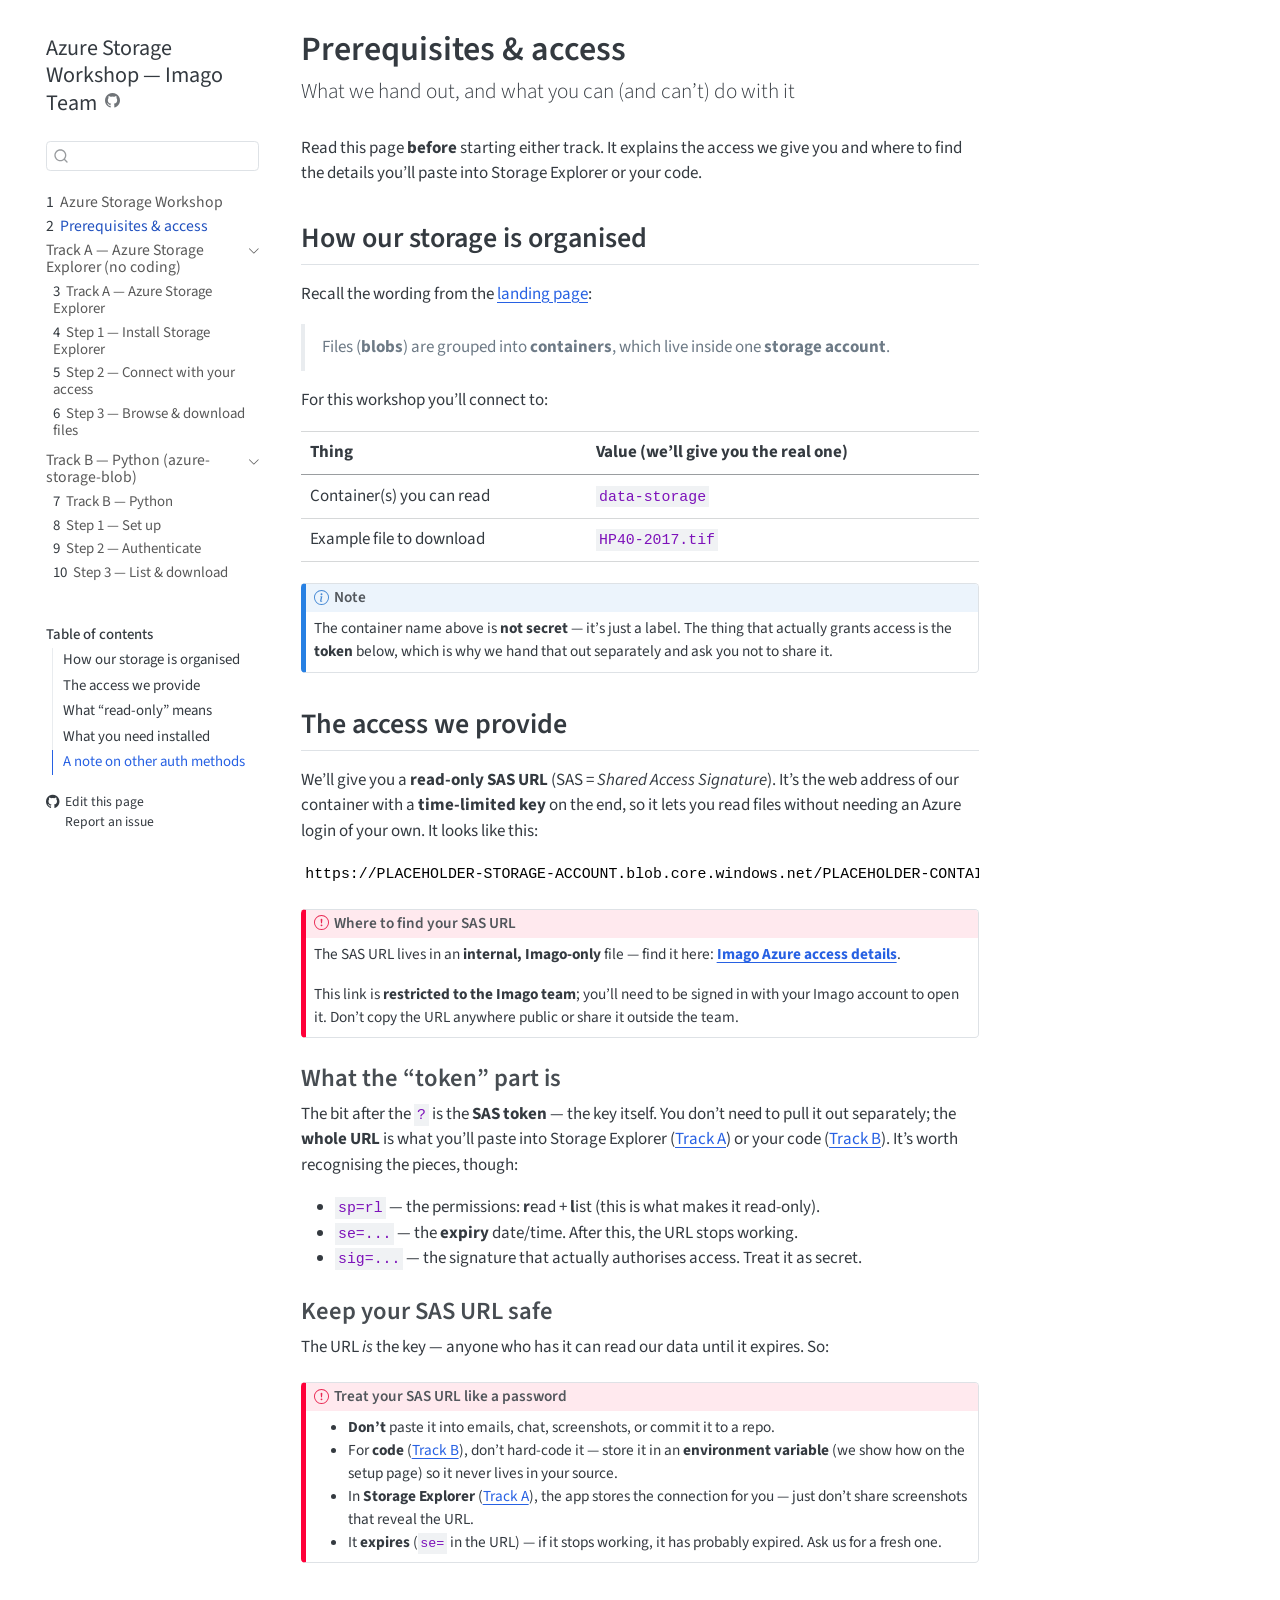
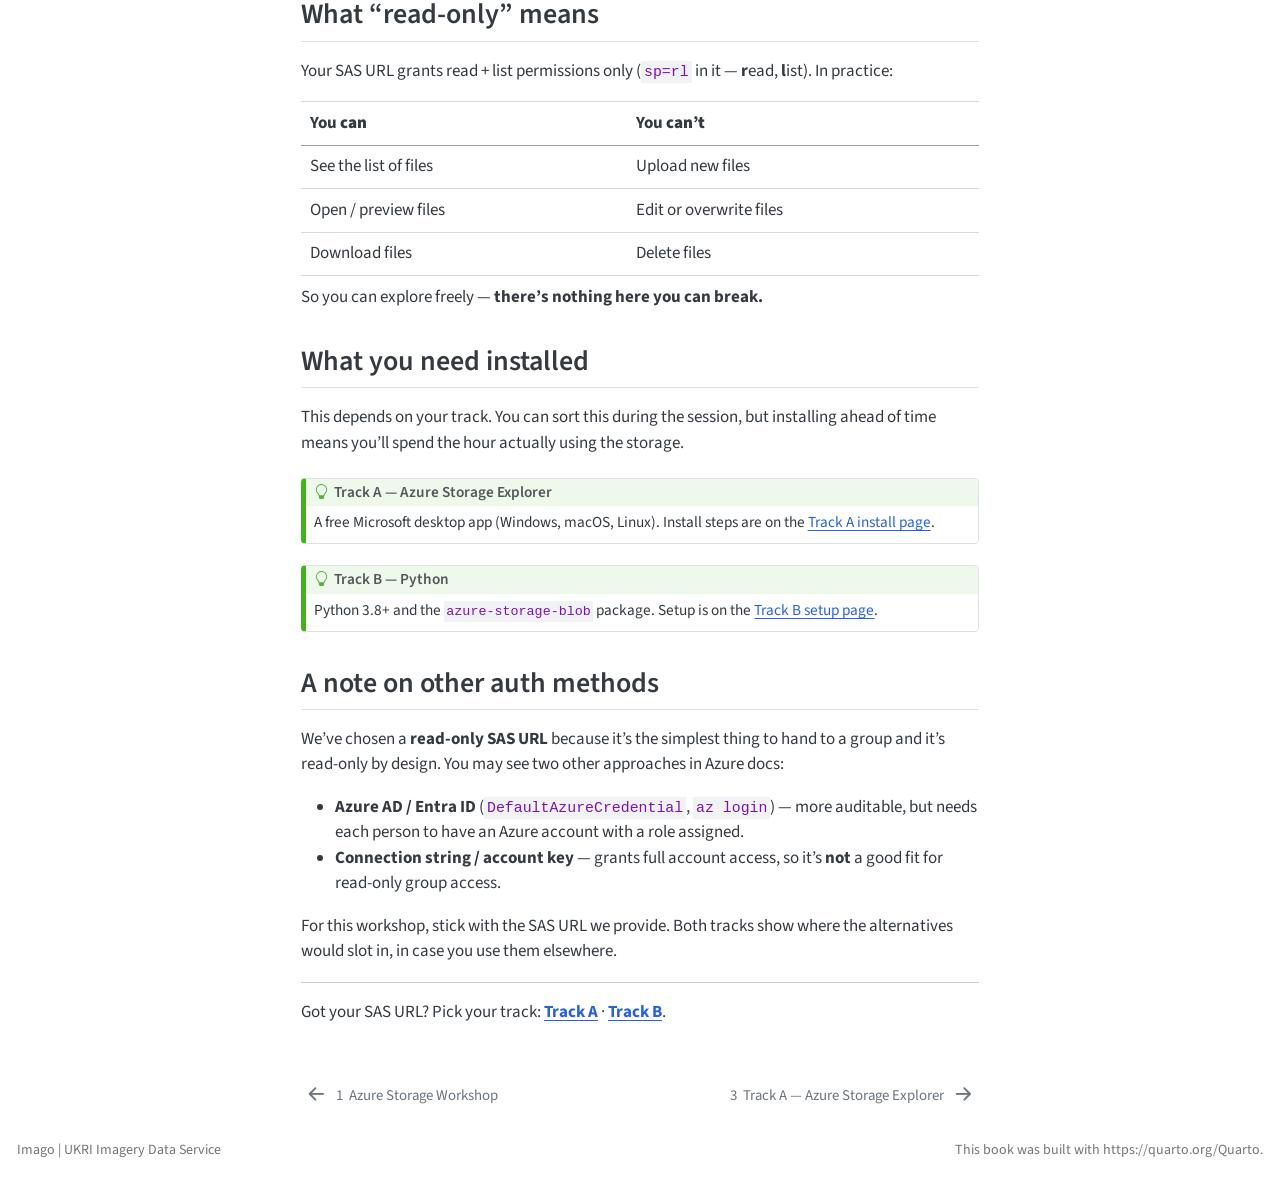
<file: docs/prerequisites.html>
<!DOCTYPE html>
<html xmlns="http://www.w3.org/1999/xhtml" lang="en" xml:lang="en"><head>

<meta charset="utf-8">
<meta name="generator" content="quarto-1.8.27">

<meta name="viewport" content="width=device-width, initial-scale=1.0, user-scalable=yes">


<title>Prerequisites &amp; access – Azure Storage Workshop — Imago Team</title>
<style>
code{white-space: pre-wrap;}
span.smallcaps{font-variant: small-caps;}
div.columns{display: flex; gap: min(4vw, 1.5em);}
div.column{flex: auto; overflow-x: auto;}
div.hanging-indent{margin-left: 1.5em; text-indent: -1.5em;}
ul.task-list{list-style: none;}
ul.task-list li input[type="checkbox"] {
  width: 0.8em;
  margin: 0 0.8em 0.2em -1em; /* quarto-specific, see https://github.com/quarto-dev/quarto-cli/issues/4556 */ 
  vertical-align: middle;
}
</style>


<script src="site_libs/quarto-nav/quarto-nav.js"></script>
<script src="site_libs/quarto-nav/headroom.min.js"></script>
<script src="site_libs/clipboard/clipboard.min.js"></script>
<script src="site_libs/quarto-search/autocomplete.umd.js"></script>
<script src="site_libs/quarto-search/fuse.min.js"></script>
<script src="site_libs/quarto-search/quarto-search.js"></script>
<meta name="quarto:offset" content="./">
<link href="./track-a/index.html" rel="next">
<link href="./index.html" rel="prev">
<link href="./assets/Imago-logo.png" rel="icon" type="image/png">
<script src="site_libs/quarto-html/quarto.js" type="module"></script>
<script src="site_libs/quarto-html/tabsets/tabsets.js" type="module"></script>
<script src="site_libs/quarto-html/axe/axe-check.js" type="module"></script>
<script src="site_libs/quarto-html/popper.min.js"></script>
<script src="site_libs/quarto-html/tippy.umd.min.js"></script>
<script src="site_libs/quarto-html/anchor.min.js"></script>
<link href="site_libs/quarto-html/tippy.css" rel="stylesheet">
<link href="site_libs/quarto-html/quarto-syntax-highlighting-ed96de9b727972fe78a7b5d16c58bf87.css" rel="stylesheet" id="quarto-text-highlighting-styles">
<script src="site_libs/bootstrap/bootstrap.min.js"></script>
<link href="site_libs/bootstrap/bootstrap-icons.css" rel="stylesheet">
<link href="site_libs/bootstrap/bootstrap-0cb4c2277ae696d2244f88e65b6d4bdd.min.css" rel="stylesheet" append-hash="true" id="quarto-bootstrap" data-mode="light">
<script id="quarto-search-options" type="application/json">{
  "location": "sidebar",
  "copy-button": false,
  "collapse-after": 3,
  "panel-placement": "start",
  "type": "textbox",
  "limit": 50,
  "keyboard-shortcut": [
    "f",
    "/",
    "s"
  ],
  "show-item-context": false,
  "language": {
    "search-no-results-text": "No results",
    "search-matching-documents-text": "matching documents",
    "search-copy-link-title": "Copy link to search",
    "search-hide-matches-text": "Hide additional matches",
    "search-more-match-text": "more match in this document",
    "search-more-matches-text": "more matches in this document",
    "search-clear-button-title": "Clear",
    "search-text-placeholder": "",
    "search-detached-cancel-button-title": "Cancel",
    "search-submit-button-title": "Submit",
    "search-label": "Search"
  }
}</script>


<link rel="stylesheet" href="styles.css">
</head>

<body class="nav-sidebar floating quarto-light">

<div id="quarto-search-results"></div>
  <header id="quarto-header" class="headroom fixed-top">
  <nav class="quarto-secondary-nav">
    <div class="container-fluid d-flex">
      <button type="button" class="quarto-btn-toggle btn" data-bs-toggle="collapse" role="button" data-bs-target=".quarto-sidebar-collapse-item" aria-controls="quarto-sidebar" aria-expanded="false" aria-label="Toggle sidebar navigation" onclick="if (window.quartoToggleHeadroom) { window.quartoToggleHeadroom(); }">
        <i class="bi bi-layout-text-sidebar-reverse"></i>
      </button>
        <nav class="quarto-page-breadcrumbs" aria-label="breadcrumb"><ol class="breadcrumb"><li class="breadcrumb-item"><a href="./prerequisites.html"><span class="chapter-number">2</span>&nbsp; <span class="chapter-title">Prerequisites &amp; access</span></a></li></ol></nav>
        <a class="flex-grow-1" role="navigation" data-bs-toggle="collapse" data-bs-target=".quarto-sidebar-collapse-item" aria-controls="quarto-sidebar" aria-expanded="false" aria-label="Toggle sidebar navigation" onclick="if (window.quartoToggleHeadroom) { window.quartoToggleHeadroom(); }">      
        </a>
      <button type="button" class="btn quarto-search-button" aria-label="Search" onclick="window.quartoOpenSearch();">
        <i class="bi bi-search"></i>
      </button>
    </div>
  </nav>
</header>
<!-- content -->
<div id="quarto-content" class="quarto-container page-columns page-rows-contents page-layout-article">
<!-- sidebar -->
  <nav id="quarto-sidebar" class="sidebar collapse collapse-horizontal quarto-sidebar-collapse-item sidebar-navigation floating overflow-auto">
    <div class="pt-lg-2 mt-2 text-left sidebar-header">
    <div class="sidebar-title mb-0 py-0">
      <a href="./">Azure Storage Workshop — Imago Team</a> 
        <div class="sidebar-tools-main">
    <a href="https://github.com/Imago-SDRUK/github_training" title="Source Code" class="quarto-navigation-tool px-1" aria-label="Source Code"><i class="bi bi-github"></i></a>
</div>
    </div>
      </div>
        <div class="mt-2 flex-shrink-0 align-items-center">
        <div class="sidebar-search">
        <div id="quarto-search" class="" title="Search"></div>
        </div>
        </div>
    <div class="sidebar-menu-container"> 
    <ul class="list-unstyled mt-1">
        <li class="sidebar-item">
  <div class="sidebar-item-container"> 
  <a href="./index.html" class="sidebar-item-text sidebar-link">
 <span class="menu-text"><span class="chapter-number">1</span>&nbsp; <span class="chapter-title">Azure Storage Workshop</span></span></a>
  </div>
</li>
        <li class="sidebar-item">
  <div class="sidebar-item-container"> 
  <a href="./prerequisites.html" class="sidebar-item-text sidebar-link active">
 <span class="menu-text"><span class="chapter-number">2</span>&nbsp; <span class="chapter-title">Prerequisites &amp; access</span></span></a>
  </div>
</li>
        <li class="sidebar-item sidebar-item-section">
      <div class="sidebar-item-container"> 
            <a class="sidebar-item-text sidebar-link text-start" data-bs-toggle="collapse" data-bs-target="#quarto-sidebar-section-1" role="navigation" aria-expanded="true">
 <span class="menu-text">Track A — Azure Storage Explorer (no coding)</span></a>
          <a class="sidebar-item-toggle text-start" data-bs-toggle="collapse" data-bs-target="#quarto-sidebar-section-1" role="navigation" aria-expanded="true" aria-label="Toggle section">
            <i class="bi bi-chevron-right ms-2"></i>
          </a> 
      </div>
      <ul id="quarto-sidebar-section-1" class="collapse list-unstyled sidebar-section depth1 show">  
          <li class="sidebar-item">
  <div class="sidebar-item-container"> 
  <a href="./track-a/index.html" class="sidebar-item-text sidebar-link">
 <span class="menu-text"><span class="chapter-number">3</span>&nbsp; <span class="chapter-title">Track A — Azure Storage Explorer</span></span></a>
  </div>
</li>
          <li class="sidebar-item">
  <div class="sidebar-item-container"> 
  <a href="./track-a/install.html" class="sidebar-item-text sidebar-link">
 <span class="menu-text"><span class="chapter-number">4</span>&nbsp; <span class="chapter-title">Step 1 — Install Storage Explorer</span></span></a>
  </div>
</li>
          <li class="sidebar-item">
  <div class="sidebar-item-container"> 
  <a href="./track-a/connect.html" class="sidebar-item-text sidebar-link">
 <span class="menu-text"><span class="chapter-number">5</span>&nbsp; <span class="chapter-title">Step 2 — Connect with your access</span></span></a>
  </div>
</li>
          <li class="sidebar-item">
  <div class="sidebar-item-container"> 
  <a href="./track-a/browse-download.html" class="sidebar-item-text sidebar-link">
 <span class="menu-text"><span class="chapter-number">6</span>&nbsp; <span class="chapter-title">Step 3 — Browse &amp; download files</span></span></a>
  </div>
</li>
      </ul>
  </li>
        <li class="sidebar-item sidebar-item-section">
      <div class="sidebar-item-container"> 
            <a class="sidebar-item-text sidebar-link text-start" data-bs-toggle="collapse" data-bs-target="#quarto-sidebar-section-2" role="navigation" aria-expanded="true">
 <span class="menu-text">Track B — Python (azure-storage-blob)</span></a>
          <a class="sidebar-item-toggle text-start" data-bs-toggle="collapse" data-bs-target="#quarto-sidebar-section-2" role="navigation" aria-expanded="true" aria-label="Toggle section">
            <i class="bi bi-chevron-right ms-2"></i>
          </a> 
      </div>
      <ul id="quarto-sidebar-section-2" class="collapse list-unstyled sidebar-section depth1 show">  
          <li class="sidebar-item">
  <div class="sidebar-item-container"> 
  <a href="./track-b/index.html" class="sidebar-item-text sidebar-link">
 <span class="menu-text"><span class="chapter-number">7</span>&nbsp; <span class="chapter-title">Track B — Python</span></span></a>
  </div>
</li>
          <li class="sidebar-item">
  <div class="sidebar-item-container"> 
  <a href="./track-b/setup.html" class="sidebar-item-text sidebar-link">
 <span class="menu-text"><span class="chapter-number">8</span>&nbsp; <span class="chapter-title">Step 1 — Set up</span></span></a>
  </div>
</li>
          <li class="sidebar-item">
  <div class="sidebar-item-container"> 
  <a href="./track-b/authenticate.html" class="sidebar-item-text sidebar-link">
 <span class="menu-text"><span class="chapter-number">9</span>&nbsp; <span class="chapter-title">Step 2 — Authenticate</span></span></a>
  </div>
</li>
          <li class="sidebar-item">
  <div class="sidebar-item-container"> 
  <a href="./track-b/list-download.html" class="sidebar-item-text sidebar-link">
 <span class="menu-text"><span class="chapter-number">10</span>&nbsp; <span class="chapter-title">Step 3 — List &amp; download</span></span></a>
  </div>
</li>
      </ul>
  </li>
    </ul>
    </div>
    <nav id="TOC" role="doc-toc" class="toc-active">
    <h2 id="toc-title">Table of contents</h2>
   
  <ul class="collapse">
  <li><a href="#how-our-storage-is-organised" id="toc-how-our-storage-is-organised" class="nav-link active" data-scroll-target="#how-our-storage-is-organised">How our storage is organised</a></li>
  <li><a href="#the-access-we-provide" id="toc-the-access-we-provide" class="nav-link" data-scroll-target="#the-access-we-provide">The access we provide</a></li>
  <li><a href="#what-read-only-means" id="toc-what-read-only-means" class="nav-link" data-scroll-target="#what-read-only-means">What “read-only” means</a></li>
  <li><a href="#what-you-need-installed" id="toc-what-you-need-installed" class="nav-link" data-scroll-target="#what-you-need-installed">What you need installed</a></li>
  <li><a href="#a-note-on-other-auth-methods" id="toc-a-note-on-other-auth-methods" class="nav-link" data-scroll-target="#a-note-on-other-auth-methods">A note on other auth methods</a></li>
  </ul>
<div class="toc-actions"><ul class="collapse"><li><a href="https://github.com/Imago-SDRUK/github_training/edit/main/prerequisites.qmd" class="toc-action"><i class="bi bi-github"></i>Edit this page</a></li><li><a href="https://github.com/Imago-SDRUK/github_training/issues/new" class="toc-action"><i class="bi empty"></i>Report an issue</a></li></ul></div></nav>
</nav>
<div id="quarto-sidebar-glass" class="quarto-sidebar-collapse-item" data-bs-toggle="collapse" data-bs-target=".quarto-sidebar-collapse-item"></div>
<!-- margin-sidebar -->
    <div id="quarto-margin-sidebar" class="sidebar margin-sidebar zindex-bottom">
    </div>
<!-- main -->
<main class="content" id="quarto-document-content">

<header id="title-block-header" class="quarto-title-block default">
<div class="quarto-title">
<h1 class="title"><span class="chapter-title">Prerequisites &amp; access</span></h1>
<p class="subtitle lead">What we hand out, and what you can (and can’t) do with it</p>
</div>



<div class="quarto-title-meta">

    
  
    
  </div>
  


</header>


<p>Read this page <strong>before</strong> starting either track. It explains the access we give you and where to find the details you’ll paste into Storage Explorer or your code.</p>
<section id="how-our-storage-is-organised" class="level2">
<h2 class="anchored" data-anchor-id="how-our-storage-is-organised">How our storage is organised</h2>
<p>Recall the wording from the <a href="./index.html#sec-terminology">landing page</a>:</p>
<blockquote class="blockquote">
<p>Files (<strong>blobs</strong>) are grouped into <strong>containers</strong>, which live inside one <strong>storage account</strong>.</p>
</blockquote>
<p>For this workshop you’ll connect to:</p>
<table class="caption-top table">
<thead>
<tr class="header">
<th>Thing</th>
<th>Value (we’ll give you the real one)</th>
</tr>
</thead>
<tbody>
<tr class="odd">
<td>Container(s) you can read</td>
<td><code>data-storage</code></td>
</tr>
<tr class="even">
<td>Example file to download</td>
<td><code>HP40-2017.tif</code></td>
</tr>
</tbody>
</table>
<div class="callout callout-style-default callout-note callout-titled">
<div class="callout-header d-flex align-content-center">
<div class="callout-icon-container">
<i class="callout-icon"></i>
</div>
<div class="callout-title-container flex-fill">
Note
</div>
</div>
<div class="callout-body-container callout-body">
<p>The container name above is <strong>not secret</strong> — it’s just a label. The thing that actually grants access is the <strong>token</strong> below, which is why we hand that out separately and ask you not to share it.</p>
</div>
</div>
</section>
<section id="the-access-we-provide" class="level2">
<h2 class="anchored" data-anchor-id="the-access-we-provide">The access we provide</h2>
<p>We’ll give you a <strong>read-only SAS URL</strong> (SAS = <em>Shared Access Signature</em>). It’s the web address of our container with a <strong>time-limited key</strong> on the end, so it lets you read files without needing an Azure login of your own. It looks like this:</p>
<pre><code>https://PLACEHOLDER-STORAGE-ACCOUNT.blob.core.windows.net/PLACEHOLDER-CONTAINER-NAME?sp=rl&amp;st=YYYY-MM-DDT10:47:56Z&amp;se=YYYY-MM-DDT20:02:56Z&amp;spr=https&amp;sv=YYYY-MM-DD&amp;sr=c&amp;sig=PLACEHOLDER-SIGNATURE</code></pre>
<div class="callout callout-style-default callout-important callout-titled">
<div class="callout-header d-flex align-content-center">
<div class="callout-icon-container">
<i class="callout-icon"></i>
</div>
<div class="callout-title-container flex-fill">
<span class="screen-reader-only">Important</span>Where to find your SAS URL
</div>
</div>
<div class="callout-body-container callout-body">
<p>The SAS URL lives in an <strong>internal, Imago-only</strong> file — find it here: <a href="https://theuniversityofliverpool.sharepoint.com/:w:/r/sites/imago-O365-Team/Shared%20Documents/01.%20Imago%20delivery%20(General)/09.%20Imago%20Data/Azure_Storage_SAS_Access.docx?d=wff70afb8f9be4b0089e5a35e18a304f2&amp;csf=1&amp;web=1&amp;e=Y0rHF7"><strong>Imago Azure access details</strong></a>.</p>
<p>This link is <strong>restricted to the Imago team</strong>; you’ll need to be signed in with your Imago account to open it. Don’t copy the URL anywhere public or share it outside the team.</p>
</div>
</div>
<section id="what-the-token-part-is" class="level3">
<h3 class="anchored" data-anchor-id="what-the-token-part-is">What the “token” part is</h3>
<p>The bit after the <code>?</code> is the <strong>SAS token</strong> — the key itself. You don’t need to pull it out separately; the <strong>whole URL</strong> is what you’ll paste into Storage Explorer (<a href="./track-a/connect.html">Track A</a>) or your code (<a href="./track-b/authenticate.html">Track B</a>). It’s worth recognising the pieces, though:</p>
<ul>
<li><code>sp=rl</code> — the permissions: <strong>r</strong>ead + <strong>l</strong>ist (this is what makes it read-only).</li>
<li><code>se=...</code> — the <strong>expiry</strong> date/time. After this, the URL stops working.</li>
<li><code>sig=...</code> — the signature that actually authorises access. Treat it as secret.</li>
</ul>
</section>
<section id="keep-your-sas-url-safe" class="level3">
<h3 class="anchored" data-anchor-id="keep-your-sas-url-safe">Keep your SAS URL safe</h3>
<p>The URL <em>is</em> the key — anyone who has it can read our data until it expires. So:</p>
<div class="callout callout-style-default callout-important callout-titled">
<div class="callout-header d-flex align-content-center">
<div class="callout-icon-container">
<i class="callout-icon"></i>
</div>
<div class="callout-title-container flex-fill">
<span class="screen-reader-only">Important</span>Treat your SAS URL like a password
</div>
</div>
<div class="callout-body-container callout-body">
<ul>
<li><strong>Don’t</strong> paste it into emails, chat, screenshots, or commit it to a repo.</li>
<li>For <strong>code</strong> (<a href="./track-b/setup.html">Track B</a>), don’t hard-code it — store it in an <strong>environment variable</strong> (we show how on the setup page) so it never lives in your source.</li>
<li>In <strong>Storage Explorer</strong> (<a href="./track-a/connect.html">Track A</a>), the app stores the connection for you — just don’t share screenshots that reveal the URL.</li>
<li>It <strong>expires</strong> (<code>se=</code> in the URL) — if it stops working, it has probably expired. Ask us for a fresh one.</li>
</ul>
</div>
</div>
</section>
</section>
<section id="what-read-only-means" class="level2">
<h2 class="anchored" data-anchor-id="what-read-only-means">What “read-only” means</h2>
<p>Your SAS URL grants read + list permissions only (<code>sp=rl</code> in it — <strong>r</strong>ead, <strong>l</strong>ist). In practice:</p>
<table class="caption-top table">
<thead>
<tr class="header">
<th>You <strong>can</strong></th>
<th>You <strong>can’t</strong></th>
</tr>
</thead>
<tbody>
<tr class="odd">
<td>See the list of files</td>
<td>Upload new files</td>
</tr>
<tr class="even">
<td>Open / preview files</td>
<td>Edit or overwrite files</td>
</tr>
<tr class="odd">
<td>Download files</td>
<td>Delete files</td>
</tr>
</tbody>
</table>
<p>So you can explore freely — <strong>there’s nothing here you can break.</strong></p>
</section>
<section id="what-you-need-installed" class="level2">
<h2 class="anchored" data-anchor-id="what-you-need-installed">What you need installed</h2>
<p>This depends on your track. You can sort this during the session, but installing ahead of time means you’ll spend the hour actually using the storage.</p>
<div class="callout callout-style-default callout-tip callout-titled">
<div class="callout-header d-flex align-content-center">
<div class="callout-icon-container">
<i class="callout-icon"></i>
</div>
<div class="callout-title-container flex-fill">
<span class="screen-reader-only">Tip</span>Track A — Azure Storage Explorer
</div>
</div>
<div class="callout-body-container callout-body">
<p>A free Microsoft desktop app (Windows, macOS, Linux). Install steps are on the <a href="./track-a/install.html">Track A install page</a>.</p>
</div>
</div>
<div class="callout callout-style-default callout-tip callout-titled">
<div class="callout-header d-flex align-content-center">
<div class="callout-icon-container">
<i class="callout-icon"></i>
</div>
<div class="callout-title-container flex-fill">
<span class="screen-reader-only">Tip</span>Track B — Python
</div>
</div>
<div class="callout-body-container callout-body">
<p>Python 3.8+ and the <code>azure-storage-blob</code> package. Setup is on the <a href="./track-b/setup.html">Track B setup page</a>.</p>
</div>
</div>
</section>
<section id="a-note-on-other-auth-methods" class="level2">
<h2 class="anchored" data-anchor-id="a-note-on-other-auth-methods">A note on other auth methods</h2>
<p>We’ve chosen a <strong>read-only SAS URL</strong> because it’s the simplest thing to hand to a group and it’s read-only by design. You may see two other approaches in Azure docs:</p>
<ul>
<li><strong>Azure AD / Entra ID</strong> (<code>DefaultAzureCredential</code>, <code>az login</code>) — more auditable, but needs each person to have an Azure account with a role assigned.</li>
<li><strong>Connection string / account key</strong> — grants full account access, so it’s <strong>not</strong> a good fit for read-only group access.</li>
</ul>
<p>For this workshop, stick with the SAS URL we provide. Both tracks show where the alternatives would slot in, in case you use them elsewhere.</p>
<hr>
<p>Got your SAS URL? Pick your track: <a href="./track-a/index.html"><strong>Track A</strong></a> · <a href="./track-b/index.html"><strong>Track B</strong></a>.</p>


</section>

</main> <!-- /main -->
<script id="quarto-html-after-body" type="application/javascript">
  window.document.addEventListener("DOMContentLoaded", function (event) {
    const icon = "";
    const anchorJS = new window.AnchorJS();
    anchorJS.options = {
      placement: 'right',
      icon: icon
    };
    anchorJS.add('.anchored');
    const isCodeAnnotation = (el) => {
      for (const clz of el.classList) {
        if (clz.startsWith('code-annotation-')) {                     
          return true;
        }
      }
      return false;
    }
    const onCopySuccess = function(e) {
      // button target
      const button = e.trigger;
      // don't keep focus
      button.blur();
      // flash "checked"
      button.classList.add('code-copy-button-checked');
      var currentTitle = button.getAttribute("title");
      button.setAttribute("title", "Copied!");
      let tooltip;
      if (window.bootstrap) {
        button.setAttribute("data-bs-toggle", "tooltip");
        button.setAttribute("data-bs-placement", "left");
        button.setAttribute("data-bs-title", "Copied!");
        tooltip = new bootstrap.Tooltip(button, 
          { trigger: "manual", 
            customClass: "code-copy-button-tooltip",
            offset: [0, -8]});
        tooltip.show();    
      }
      setTimeout(function() {
        if (tooltip) {
          tooltip.hide();
          button.removeAttribute("data-bs-title");
          button.removeAttribute("data-bs-toggle");
          button.removeAttribute("data-bs-placement");
        }
        button.setAttribute("title", currentTitle);
        button.classList.remove('code-copy-button-checked');
      }, 1000);
      // clear code selection
      e.clearSelection();
    }
    const getTextToCopy = function(trigger) {
      const outerScaffold = trigger.parentElement.cloneNode(true);
      const codeEl = outerScaffold.querySelector('code');
      for (const childEl of codeEl.children) {
        if (isCodeAnnotation(childEl)) {
          childEl.remove();
        }
      }
      return codeEl.innerText;
    }
    const clipboard = new window.ClipboardJS('.code-copy-button:not([data-in-quarto-modal])', {
      text: getTextToCopy
    });
    clipboard.on('success', onCopySuccess);
    if (window.document.getElementById('quarto-embedded-source-code-modal')) {
      const clipboardModal = new window.ClipboardJS('.code-copy-button[data-in-quarto-modal]', {
        text: getTextToCopy,
        container: window.document.getElementById('quarto-embedded-source-code-modal')
      });
      clipboardModal.on('success', onCopySuccess);
    }
      var localhostRegex = new RegExp(/^(?:http|https):\/\/localhost\:?[0-9]*\//);
      var mailtoRegex = new RegExp(/^mailto:/);
        var filterRegex = new RegExp('/' + window.location.host + '/');
      var isInternal = (href) => {
          return filterRegex.test(href) || localhostRegex.test(href) || mailtoRegex.test(href);
      }
      // Inspect non-navigation links and adorn them if external
     var links = window.document.querySelectorAll('a[href]:not(.nav-link):not(.navbar-brand):not(.toc-action):not(.sidebar-link):not(.sidebar-item-toggle):not(.pagination-link):not(.no-external):not([aria-hidden]):not(.dropdown-item):not(.quarto-navigation-tool):not(.about-link)');
      for (var i=0; i<links.length; i++) {
        const link = links[i];
        if (!isInternal(link.href)) {
          // undo the damage that might have been done by quarto-nav.js in the case of
          // links that we want to consider external
          if (link.dataset.originalHref !== undefined) {
            link.href = link.dataset.originalHref;
          }
        }
      }
    function tippyHover(el, contentFn, onTriggerFn, onUntriggerFn) {
      const config = {
        allowHTML: true,
        maxWidth: 500,
        delay: 100,
        arrow: false,
        appendTo: function(el) {
            return el.parentElement;
        },
        interactive: true,
        interactiveBorder: 10,
        theme: 'quarto',
        placement: 'bottom-start',
      };
      if (contentFn) {
        config.content = contentFn;
      }
      if (onTriggerFn) {
        config.onTrigger = onTriggerFn;
      }
      if (onUntriggerFn) {
        config.onUntrigger = onUntriggerFn;
      }
      window.tippy(el, config); 
    }
    const noterefs = window.document.querySelectorAll('a[role="doc-noteref"]');
    for (var i=0; i<noterefs.length; i++) {
      const ref = noterefs[i];
      tippyHover(ref, function() {
        // use id or data attribute instead here
        let href = ref.getAttribute('data-footnote-href') || ref.getAttribute('href');
        try { href = new URL(href).hash; } catch {}
        const id = href.replace(/^#\/?/, "");
        const note = window.document.getElementById(id);
        if (note) {
          return note.innerHTML;
        } else {
          return "";
        }
      });
    }
    const xrefs = window.document.querySelectorAll('a.quarto-xref');
    const processXRef = (id, note) => {
      // Strip column container classes
      const stripColumnClz = (el) => {
        el.classList.remove("page-full", "page-columns");
        if (el.children) {
          for (const child of el.children) {
            stripColumnClz(child);
          }
        }
      }
      stripColumnClz(note)
      if (id === null || id.startsWith('sec-')) {
        // Special case sections, only their first couple elements
        const container = document.createElement("div");
        if (note.children && note.children.length > 2) {
          container.appendChild(note.children[0].cloneNode(true));
          for (let i = 1; i < note.children.length; i++) {
            const child = note.children[i];
            if (child.tagName === "P" && child.innerText === "") {
              continue;
            } else {
              container.appendChild(child.cloneNode(true));
              break;
            }
          }
          if (window.Quarto?.typesetMath) {
            window.Quarto.typesetMath(container);
          }
          return container.innerHTML
        } else {
          if (window.Quarto?.typesetMath) {
            window.Quarto.typesetMath(note);
          }
          return note.innerHTML;
        }
      } else {
        // Remove any anchor links if they are present
        const anchorLink = note.querySelector('a.anchorjs-link');
        if (anchorLink) {
          anchorLink.remove();
        }
        if (window.Quarto?.typesetMath) {
          window.Quarto.typesetMath(note);
        }
        if (note.classList.contains("callout")) {
          return note.outerHTML;
        } else {
          return note.innerHTML;
        }
      }
    }
    for (var i=0; i<xrefs.length; i++) {
      const xref = xrefs[i];
      tippyHover(xref, undefined, function(instance) {
        instance.disable();
        let url = xref.getAttribute('href');
        let hash = undefined; 
        if (url.startsWith('#')) {
          hash = url;
        } else {
          try { hash = new URL(url).hash; } catch {}
        }
        if (hash) {
          const id = hash.replace(/^#\/?/, "");
          const note = window.document.getElementById(id);
          if (note !== null) {
            try {
              const html = processXRef(id, note.cloneNode(true));
              instance.setContent(html);
            } finally {
              instance.enable();
              instance.show();
            }
          } else {
            // See if we can fetch this
            fetch(url.split('#')[0])
            .then(res => res.text())
            .then(html => {
              const parser = new DOMParser();
              const htmlDoc = parser.parseFromString(html, "text/html");
              const note = htmlDoc.getElementById(id);
              if (note !== null) {
                const html = processXRef(id, note);
                instance.setContent(html);
              } 
            }).finally(() => {
              instance.enable();
              instance.show();
            });
          }
        } else {
          // See if we can fetch a full url (with no hash to target)
          // This is a special case and we should probably do some content thinning / targeting
          fetch(url)
          .then(res => res.text())
          .then(html => {
            const parser = new DOMParser();
            const htmlDoc = parser.parseFromString(html, "text/html");
            const note = htmlDoc.querySelector('main.content');
            if (note !== null) {
              // This should only happen for chapter cross references
              // (since there is no id in the URL)
              // remove the first header
              if (note.children.length > 0 && note.children[0].tagName === "HEADER") {
                note.children[0].remove();
              }
              const html = processXRef(null, note);
              instance.setContent(html);
            } 
          }).finally(() => {
            instance.enable();
            instance.show();
          });
        }
      }, function(instance) {
      });
    }
        let selectedAnnoteEl;
        const selectorForAnnotation = ( cell, annotation) => {
          let cellAttr = 'data-code-cell="' + cell + '"';
          let lineAttr = 'data-code-annotation="' +  annotation + '"';
          const selector = 'span[' + cellAttr + '][' + lineAttr + ']';
          return selector;
        }
        const selectCodeLines = (annoteEl) => {
          const doc = window.document;
          const targetCell = annoteEl.getAttribute("data-target-cell");
          const targetAnnotation = annoteEl.getAttribute("data-target-annotation");
          const annoteSpan = window.document.querySelector(selectorForAnnotation(targetCell, targetAnnotation));
          const lines = annoteSpan.getAttribute("data-code-lines").split(",");
          const lineIds = lines.map((line) => {
            return targetCell + "-" + line;
          })
          let top = null;
          let height = null;
          let parent = null;
          if (lineIds.length > 0) {
              //compute the position of the single el (top and bottom and make a div)
              const el = window.document.getElementById(lineIds[0]);
              top = el.offsetTop;
              height = el.offsetHeight;
              parent = el.parentElement.parentElement;
            if (lineIds.length > 1) {
              const lastEl = window.document.getElementById(lineIds[lineIds.length - 1]);
              const bottom = lastEl.offsetTop + lastEl.offsetHeight;
              height = bottom - top;
            }
            if (top !== null && height !== null && parent !== null) {
              // cook up a div (if necessary) and position it 
              let div = window.document.getElementById("code-annotation-line-highlight");
              if (div === null) {
                div = window.document.createElement("div");
                div.setAttribute("id", "code-annotation-line-highlight");
                div.style.position = 'absolute';
                parent.appendChild(div);
              }
              div.style.top = top - 2 + "px";
              div.style.height = height + 4 + "px";
              div.style.left = 0;
              let gutterDiv = window.document.getElementById("code-annotation-line-highlight-gutter");
              if (gutterDiv === null) {
                gutterDiv = window.document.createElement("div");
                gutterDiv.setAttribute("id", "code-annotation-line-highlight-gutter");
                gutterDiv.style.position = 'absolute';
                const codeCell = window.document.getElementById(targetCell);
                const gutter = codeCell.querySelector('.code-annotation-gutter');
                gutter.appendChild(gutterDiv);
              }
              gutterDiv.style.top = top - 2 + "px";
              gutterDiv.style.height = height + 4 + "px";
            }
            selectedAnnoteEl = annoteEl;
          }
        };
        const unselectCodeLines = () => {
          const elementsIds = ["code-annotation-line-highlight", "code-annotation-line-highlight-gutter"];
          elementsIds.forEach((elId) => {
            const div = window.document.getElementById(elId);
            if (div) {
              div.remove();
            }
          });
          selectedAnnoteEl = undefined;
        };
          // Handle positioning of the toggle
      window.addEventListener(
        "resize",
        throttle(() => {
          elRect = undefined;
          if (selectedAnnoteEl) {
            selectCodeLines(selectedAnnoteEl);
          }
        }, 10)
      );
      function throttle(fn, ms) {
      let throttle = false;
      let timer;
        return (...args) => {
          if(!throttle) { // first call gets through
              fn.apply(this, args);
              throttle = true;
          } else { // all the others get throttled
              if(timer) clearTimeout(timer); // cancel #2
              timer = setTimeout(() => {
                fn.apply(this, args);
                timer = throttle = false;
              }, ms);
          }
        };
      }
        // Attach click handler to the DT
        const annoteDls = window.document.querySelectorAll('dt[data-target-cell]');
        for (const annoteDlNode of annoteDls) {
          annoteDlNode.addEventListener('click', (event) => {
            const clickedEl = event.target;
            if (clickedEl !== selectedAnnoteEl) {
              unselectCodeLines();
              const activeEl = window.document.querySelector('dt[data-target-cell].code-annotation-active');
              if (activeEl) {
                activeEl.classList.remove('code-annotation-active');
              }
              selectCodeLines(clickedEl);
              clickedEl.classList.add('code-annotation-active');
            } else {
              // Unselect the line
              unselectCodeLines();
              clickedEl.classList.remove('code-annotation-active');
            }
          });
        }
    const findCites = (el) => {
      const parentEl = el.parentElement;
      if (parentEl) {
        const cites = parentEl.dataset.cites;
        if (cites) {
          return {
            el,
            cites: cites.split(' ')
          };
        } else {
          return findCites(el.parentElement)
        }
      } else {
        return undefined;
      }
    };
    var bibliorefs = window.document.querySelectorAll('a[role="doc-biblioref"]');
    for (var i=0; i<bibliorefs.length; i++) {
      const ref = bibliorefs[i];
      const citeInfo = findCites(ref);
      if (citeInfo) {
        tippyHover(citeInfo.el, function() {
          var popup = window.document.createElement('div');
          citeInfo.cites.forEach(function(cite) {
            var citeDiv = window.document.createElement('div');
            citeDiv.classList.add('hanging-indent');
            citeDiv.classList.add('csl-entry');
            var biblioDiv = window.document.getElementById('ref-' + cite);
            if (biblioDiv) {
              citeDiv.innerHTML = biblioDiv.innerHTML;
            }
            popup.appendChild(citeDiv);
          });
          return popup.innerHTML;
        });
      }
    }
  });
  </script>
<nav class="page-navigation">
  <div class="nav-page nav-page-previous">
      <a href="./index.html" class="pagination-link" aria-label="Azure Storage Workshop">
        <i class="bi bi-arrow-left-short"></i> <span class="nav-page-text"><span class="chapter-number">1</span>&nbsp; <span class="chapter-title">Azure Storage Workshop</span></span>
      </a>          
  </div>
  <div class="nav-page nav-page-next">
      <a href="./track-a/index.html" class="pagination-link" aria-label="Track A — Azure Storage Explorer">
        <span class="nav-page-text"><span class="chapter-number">3</span>&nbsp; <span class="chapter-title">Track A — Azure Storage Explorer</span></span> <i class="bi bi-arrow-right-short"></i>
      </a>
  </div>
</nav>
</div> <!-- /content -->
<footer class="footer">
  <div class="nav-footer">
    <div class="nav-footer-left">
<p>Imago | UKRI Imagery Data Service</p>
</div>   
    <div class="nav-footer-center">
      &nbsp;
    <div class="toc-actions d-sm-block d-md-none"><ul><li><a href="https://github.com/Imago-SDRUK/github_training/edit/main/prerequisites.qmd" class="toc-action"><i class="bi bi-github"></i>Edit this page</a></li><li><a href="https://github.com/Imago-SDRUK/github_training/issues/new" class="toc-action"><i class="bi empty"></i>Report an issue</a></li></ul></div></div>
    <div class="nav-footer-right">
<p>This book was built with https://quarto.org/Quarto.</p>
</div>
  </div>
</footer>




</body></html>
</file>
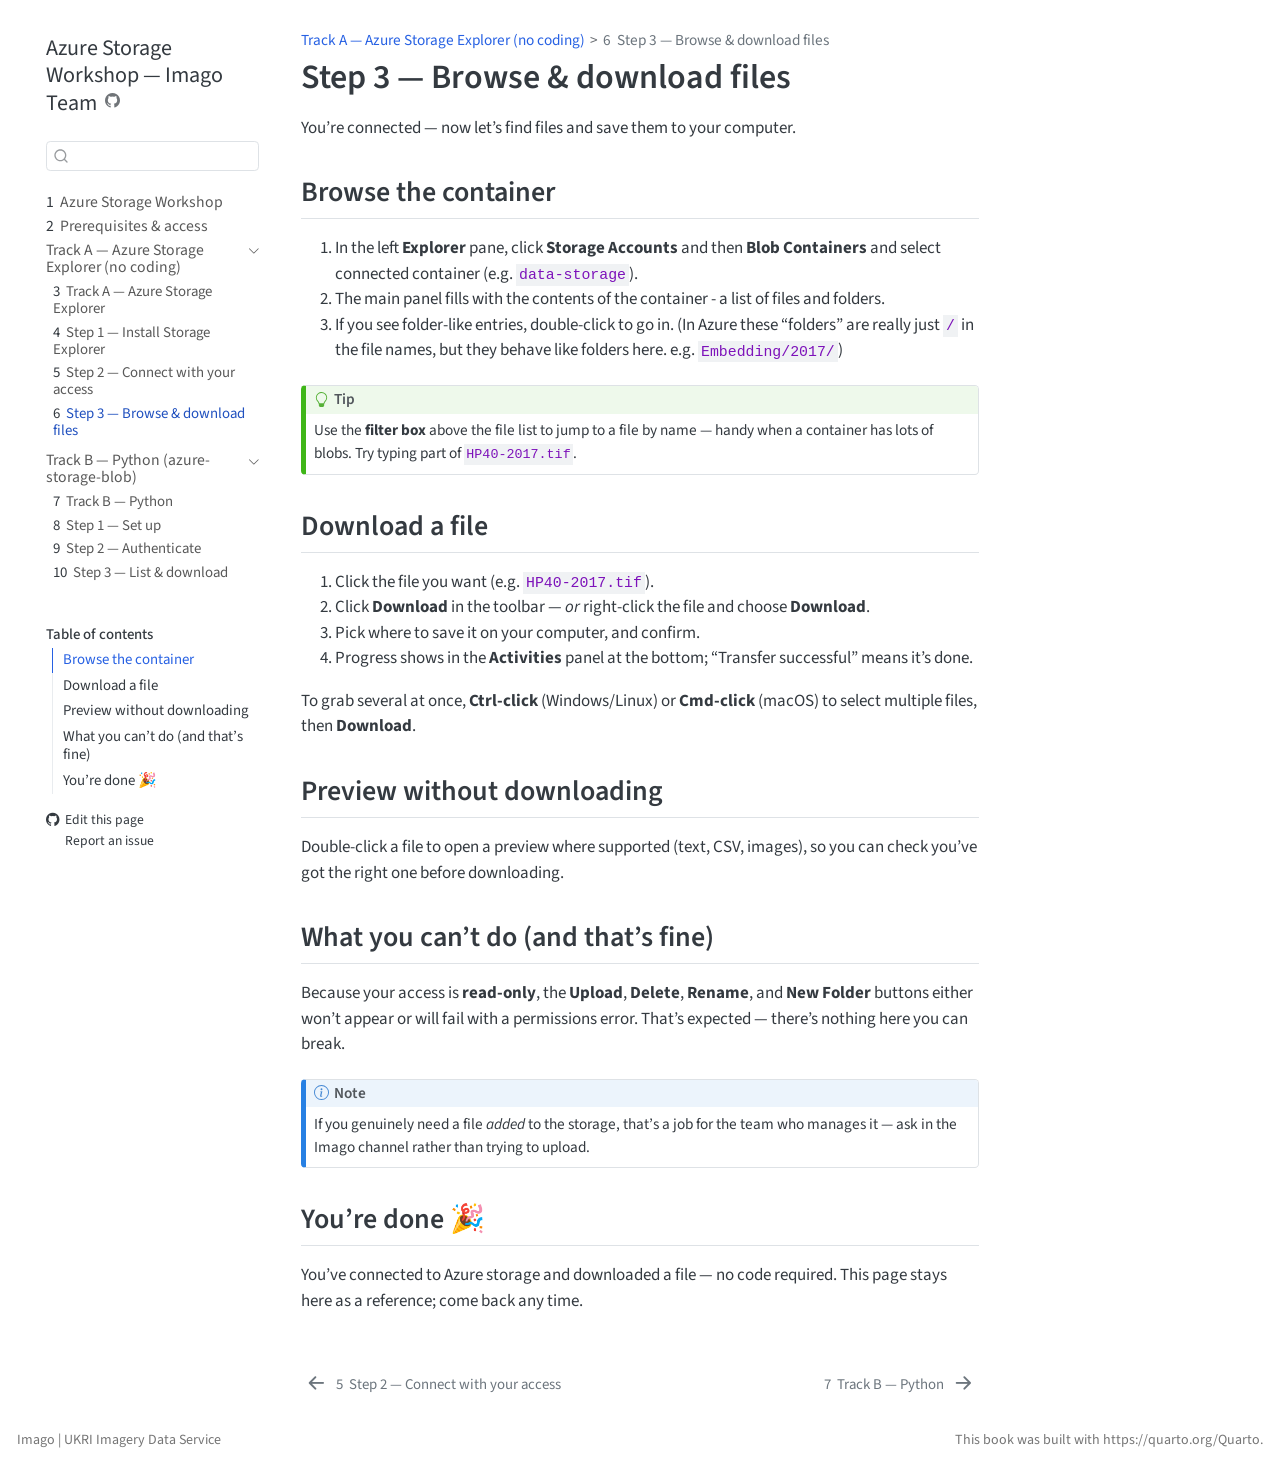
<file: docs/track-a/browse-download.html>
<!DOCTYPE html>
<html xmlns="http://www.w3.org/1999/xhtml" lang="en" xml:lang="en"><head>

<meta charset="utf-8">
<meta name="generator" content="quarto-1.8.27">

<meta name="viewport" content="width=device-width, initial-scale=1.0, user-scalable=yes">


<title>Step 3 — Browse &amp; download files – Azure Storage Workshop — Imago Team</title>
<style>
code{white-space: pre-wrap;}
span.smallcaps{font-variant: small-caps;}
div.columns{display: flex; gap: min(4vw, 1.5em);}
div.column{flex: auto; overflow-x: auto;}
div.hanging-indent{margin-left: 1.5em; text-indent: -1.5em;}
ul.task-list{list-style: none;}
ul.task-list li input[type="checkbox"] {
  width: 0.8em;
  margin: 0 0.8em 0.2em -1em; /* quarto-specific, see https://github.com/quarto-dev/quarto-cli/issues/4556 */ 
  vertical-align: middle;
}
</style>


<script src="../site_libs/quarto-nav/quarto-nav.js"></script>
<script src="../site_libs/quarto-nav/headroom.min.js"></script>
<script src="../site_libs/clipboard/clipboard.min.js"></script>
<script src="../site_libs/quarto-search/autocomplete.umd.js"></script>
<script src="../site_libs/quarto-search/fuse.min.js"></script>
<script src="../site_libs/quarto-search/quarto-search.js"></script>
<meta name="quarto:offset" content="../">
<link href="../track-b/index.html" rel="next">
<link href="../track-a/connect.html" rel="prev">
<link href="../assets/Imago-logo.png" rel="icon" type="image/png">
<script src="../site_libs/quarto-html/quarto.js" type="module"></script>
<script src="../site_libs/quarto-html/tabsets/tabsets.js" type="module"></script>
<script src="../site_libs/quarto-html/axe/axe-check.js" type="module"></script>
<script src="../site_libs/quarto-html/popper.min.js"></script>
<script src="../site_libs/quarto-html/tippy.umd.min.js"></script>
<script src="../site_libs/quarto-html/anchor.min.js"></script>
<link href="../site_libs/quarto-html/tippy.css" rel="stylesheet">
<link href="../site_libs/quarto-html/quarto-syntax-highlighting-ed96de9b727972fe78a7b5d16c58bf87.css" rel="stylesheet" id="quarto-text-highlighting-styles">
<script src="../site_libs/bootstrap/bootstrap.min.js"></script>
<link href="../site_libs/bootstrap/bootstrap-icons.css" rel="stylesheet">
<link href="../site_libs/bootstrap/bootstrap-0cb4c2277ae696d2244f88e65b6d4bdd.min.css" rel="stylesheet" append-hash="true" id="quarto-bootstrap" data-mode="light">
<script id="quarto-search-options" type="application/json">{
  "location": "sidebar",
  "copy-button": false,
  "collapse-after": 3,
  "panel-placement": "start",
  "type": "textbox",
  "limit": 50,
  "keyboard-shortcut": [
    "f",
    "/",
    "s"
  ],
  "show-item-context": false,
  "language": {
    "search-no-results-text": "No results",
    "search-matching-documents-text": "matching documents",
    "search-copy-link-title": "Copy link to search",
    "search-hide-matches-text": "Hide additional matches",
    "search-more-match-text": "more match in this document",
    "search-more-matches-text": "more matches in this document",
    "search-clear-button-title": "Clear",
    "search-text-placeholder": "",
    "search-detached-cancel-button-title": "Cancel",
    "search-submit-button-title": "Submit",
    "search-label": "Search"
  }
}</script>


<link rel="stylesheet" href="../styles.css">
</head>

<body class="nav-sidebar floating quarto-light">

<div id="quarto-search-results"></div>
  <header id="quarto-header" class="headroom fixed-top">
  <nav class="quarto-secondary-nav">
    <div class="container-fluid d-flex">
      <button type="button" class="quarto-btn-toggle btn" data-bs-toggle="collapse" role="button" data-bs-target=".quarto-sidebar-collapse-item" aria-controls="quarto-sidebar" aria-expanded="false" aria-label="Toggle sidebar navigation" onclick="if (window.quartoToggleHeadroom) { window.quartoToggleHeadroom(); }">
        <i class="bi bi-layout-text-sidebar-reverse"></i>
      </button>
        <nav class="quarto-page-breadcrumbs" aria-label="breadcrumb"><ol class="breadcrumb"><li class="breadcrumb-item"><a href="../track-a/index.html">Track A — Azure Storage Explorer (no coding)</a></li><li class="breadcrumb-item"><a href="../track-a/browse-download.html"><span class="chapter-number">6</span>&nbsp; <span class="chapter-title">Step 3 — Browse &amp; download files</span></a></li></ol></nav>
        <a class="flex-grow-1" role="navigation" data-bs-toggle="collapse" data-bs-target=".quarto-sidebar-collapse-item" aria-controls="quarto-sidebar" aria-expanded="false" aria-label="Toggle sidebar navigation" onclick="if (window.quartoToggleHeadroom) { window.quartoToggleHeadroom(); }">      
        </a>
      <button type="button" class="btn quarto-search-button" aria-label="Search" onclick="window.quartoOpenSearch();">
        <i class="bi bi-search"></i>
      </button>
    </div>
  </nav>
</header>
<!-- content -->
<div id="quarto-content" class="quarto-container page-columns page-rows-contents page-layout-article">
<!-- sidebar -->
  <nav id="quarto-sidebar" class="sidebar collapse collapse-horizontal quarto-sidebar-collapse-item sidebar-navigation floating overflow-auto">
    <div class="pt-lg-2 mt-2 text-left sidebar-header">
    <div class="sidebar-title mb-0 py-0">
      <a href="../">Azure Storage Workshop — Imago Team</a> 
        <div class="sidebar-tools-main">
    <a href="https://github.com/Imago-SDRUK/github_training" title="Source Code" class="quarto-navigation-tool px-1" aria-label="Source Code"><i class="bi bi-github"></i></a>
</div>
    </div>
      </div>
        <div class="mt-2 flex-shrink-0 align-items-center">
        <div class="sidebar-search">
        <div id="quarto-search" class="" title="Search"></div>
        </div>
        </div>
    <div class="sidebar-menu-container"> 
    <ul class="list-unstyled mt-1">
        <li class="sidebar-item">
  <div class="sidebar-item-container"> 
  <a href="../index.html" class="sidebar-item-text sidebar-link">
 <span class="menu-text"><span class="chapter-number">1</span>&nbsp; <span class="chapter-title">Azure Storage Workshop</span></span></a>
  </div>
</li>
        <li class="sidebar-item">
  <div class="sidebar-item-container"> 
  <a href="../prerequisites.html" class="sidebar-item-text sidebar-link">
 <span class="menu-text"><span class="chapter-number">2</span>&nbsp; <span class="chapter-title">Prerequisites &amp; access</span></span></a>
  </div>
</li>
        <li class="sidebar-item sidebar-item-section">
      <div class="sidebar-item-container"> 
            <a class="sidebar-item-text sidebar-link text-start" data-bs-toggle="collapse" data-bs-target="#quarto-sidebar-section-1" role="navigation" aria-expanded="true">
 <span class="menu-text">Track A — Azure Storage Explorer (no coding)</span></a>
          <a class="sidebar-item-toggle text-start" data-bs-toggle="collapse" data-bs-target="#quarto-sidebar-section-1" role="navigation" aria-expanded="true" aria-label="Toggle section">
            <i class="bi bi-chevron-right ms-2"></i>
          </a> 
      </div>
      <ul id="quarto-sidebar-section-1" class="collapse list-unstyled sidebar-section depth1 show">  
          <li class="sidebar-item">
  <div class="sidebar-item-container"> 
  <a href="../track-a/index.html" class="sidebar-item-text sidebar-link">
 <span class="menu-text"><span class="chapter-number">3</span>&nbsp; <span class="chapter-title">Track A — Azure Storage Explorer</span></span></a>
  </div>
</li>
          <li class="sidebar-item">
  <div class="sidebar-item-container"> 
  <a href="../track-a/install.html" class="sidebar-item-text sidebar-link">
 <span class="menu-text"><span class="chapter-number">4</span>&nbsp; <span class="chapter-title">Step 1 — Install Storage Explorer</span></span></a>
  </div>
</li>
          <li class="sidebar-item">
  <div class="sidebar-item-container"> 
  <a href="../track-a/connect.html" class="sidebar-item-text sidebar-link">
 <span class="menu-text"><span class="chapter-number">5</span>&nbsp; <span class="chapter-title">Step 2 — Connect with your access</span></span></a>
  </div>
</li>
          <li class="sidebar-item">
  <div class="sidebar-item-container"> 
  <a href="../track-a/browse-download.html" class="sidebar-item-text sidebar-link active">
 <span class="menu-text"><span class="chapter-number">6</span>&nbsp; <span class="chapter-title">Step 3 — Browse &amp; download files</span></span></a>
  </div>
</li>
      </ul>
  </li>
        <li class="sidebar-item sidebar-item-section">
      <div class="sidebar-item-container"> 
            <a class="sidebar-item-text sidebar-link text-start" data-bs-toggle="collapse" data-bs-target="#quarto-sidebar-section-2" role="navigation" aria-expanded="true">
 <span class="menu-text">Track B — Python (azure-storage-blob)</span></a>
          <a class="sidebar-item-toggle text-start" data-bs-toggle="collapse" data-bs-target="#quarto-sidebar-section-2" role="navigation" aria-expanded="true" aria-label="Toggle section">
            <i class="bi bi-chevron-right ms-2"></i>
          </a> 
      </div>
      <ul id="quarto-sidebar-section-2" class="collapse list-unstyled sidebar-section depth1 show">  
          <li class="sidebar-item">
  <div class="sidebar-item-container"> 
  <a href="../track-b/index.html" class="sidebar-item-text sidebar-link">
 <span class="menu-text"><span class="chapter-number">7</span>&nbsp; <span class="chapter-title">Track B — Python</span></span></a>
  </div>
</li>
          <li class="sidebar-item">
  <div class="sidebar-item-container"> 
  <a href="../track-b/setup.html" class="sidebar-item-text sidebar-link">
 <span class="menu-text"><span class="chapter-number">8</span>&nbsp; <span class="chapter-title">Step 1 — Set up</span></span></a>
  </div>
</li>
          <li class="sidebar-item">
  <div class="sidebar-item-container"> 
  <a href="../track-b/authenticate.html" class="sidebar-item-text sidebar-link">
 <span class="menu-text"><span class="chapter-number">9</span>&nbsp; <span class="chapter-title">Step 2 — Authenticate</span></span></a>
  </div>
</li>
          <li class="sidebar-item">
  <div class="sidebar-item-container"> 
  <a href="../track-b/list-download.html" class="sidebar-item-text sidebar-link">
 <span class="menu-text"><span class="chapter-number">10</span>&nbsp; <span class="chapter-title">Step 3 — List &amp; download</span></span></a>
  </div>
</li>
      </ul>
  </li>
    </ul>
    </div>
    <nav id="TOC" role="doc-toc" class="toc-active">
    <h2 id="toc-title">Table of contents</h2>
   
  <ul class="collapse">
  <li><a href="#browse-the-container" id="toc-browse-the-container" class="nav-link active" data-scroll-target="#browse-the-container">Browse the container</a></li>
  <li><a href="#download-a-file" id="toc-download-a-file" class="nav-link" data-scroll-target="#download-a-file">Download a file</a></li>
  <li><a href="#preview-without-downloading" id="toc-preview-without-downloading" class="nav-link" data-scroll-target="#preview-without-downloading">Preview without downloading</a></li>
  <li><a href="#what-you-cant-do-and-thats-fine" id="toc-what-you-cant-do-and-thats-fine" class="nav-link" data-scroll-target="#what-you-cant-do-and-thats-fine">What you can’t do (and that’s fine)</a></li>
  <li><a href="#youre-done" id="toc-youre-done" class="nav-link" data-scroll-target="#youre-done">You’re done 🎉</a></li>
  </ul>
<div class="toc-actions"><ul class="collapse"><li><a href="https://github.com/Imago-SDRUK/github_training/edit/main/track-a/browse-download.qmd" class="toc-action"><i class="bi bi-github"></i>Edit this page</a></li><li><a href="https://github.com/Imago-SDRUK/github_training/issues/new" class="toc-action"><i class="bi empty"></i>Report an issue</a></li></ul></div></nav>
</nav>
<div id="quarto-sidebar-glass" class="quarto-sidebar-collapse-item" data-bs-toggle="collapse" data-bs-target=".quarto-sidebar-collapse-item"></div>
<!-- margin-sidebar -->
    <div id="quarto-margin-sidebar" class="sidebar margin-sidebar zindex-bottom">
    </div>
<!-- main -->
<main class="content" id="quarto-document-content">

<header id="title-block-header" class="quarto-title-block default"><nav class="quarto-page-breadcrumbs quarto-title-breadcrumbs d-none d-lg-block" aria-label="breadcrumb"><ol class="breadcrumb"><li class="breadcrumb-item"><a href="../track-a/index.html">Track A — Azure Storage Explorer (no coding)</a></li><li class="breadcrumb-item"><a href="../track-a/browse-download.html"><span class="chapter-number">6</span>&nbsp; <span class="chapter-title">Step 3 — Browse &amp; download files</span></a></li></ol></nav>
<div class="quarto-title">
<h1 class="title"><span class="chapter-title">Step 3 — Browse &amp; download files</span></h1>
</div>



<div class="quarto-title-meta">

    
  
    
  </div>
  


</header>


<p>You’re connected — now let’s find files and save them to your computer.</p>
<section id="browse-the-container" class="level2">
<h2 class="anchored" data-anchor-id="browse-the-container">Browse the container</h2>
<ol type="1">
<li>In the left <strong>Explorer</strong> pane, click <strong>Storage Accounts</strong> and then <strong>Blob Containers</strong> and select connected container (e.g.&nbsp;<code>data-storage</code>).</li>
<li>The main panel fills with the contents of the container - a list of files and folders.</li>
<li>If you see folder-like entries, double-click to go in. (In Azure these “folders” are really just <code>/</code> in the file names, but they behave like folders here. e.g.&nbsp;<code>Embedding/2017/</code>)</li>
</ol>
<div class="callout callout-style-default callout-tip callout-titled">
<div class="callout-header d-flex align-content-center">
<div class="callout-icon-container">
<i class="callout-icon"></i>
</div>
<div class="callout-title-container flex-fill">
Tip
</div>
</div>
<div class="callout-body-container callout-body">
<p>Use the <strong>filter box</strong> above the file list to jump to a file by name — handy when a container has lots of blobs. Try typing part of <code>HP40-2017.tif</code>.</p>
</div>
</div>
</section>
<section id="download-a-file" class="level2">
<h2 class="anchored" data-anchor-id="download-a-file">Download a file</h2>
<ol type="1">
<li>Click the file you want (e.g.&nbsp;<code>HP40-2017.tif</code>).</li>
<li>Click <strong>Download</strong> in the toolbar — <em>or</em> right-click the file and choose <strong>Download</strong>.</li>
<li>Pick where to save it on your computer, and confirm.</li>
<li>Progress shows in the <strong>Activities</strong> panel at the bottom; “Transfer successful” means it’s done.</li>
</ol>
<p>To grab several at once, <strong>Ctrl-click</strong> (Windows/Linux) or <strong>Cmd-click</strong> (macOS) to select multiple files, then <strong>Download</strong>.</p>
</section>
<section id="preview-without-downloading" class="level2">
<h2 class="anchored" data-anchor-id="preview-without-downloading">Preview without downloading</h2>
<p>Double-click a file to open a preview where supported (text, CSV, images), so you can check you’ve got the right one before downloading.</p>
</section>
<section id="what-you-cant-do-and-thats-fine" class="level2">
<h2 class="anchored" data-anchor-id="what-you-cant-do-and-thats-fine">What you can’t do (and that’s fine)</h2>
<p>Because your access is <strong>read-only</strong>, the <strong>Upload</strong>, <strong>Delete</strong>, <strong>Rename</strong>, and <strong>New Folder</strong> buttons either won’t appear or will fail with a permissions error. That’s expected — there’s nothing here you can break.</p>
<div class="callout callout-style-default callout-note callout-titled">
<div class="callout-header d-flex align-content-center">
<div class="callout-icon-container">
<i class="callout-icon"></i>
</div>
<div class="callout-title-container flex-fill">
Note
</div>
</div>
<div class="callout-body-container callout-body">
<p>If you genuinely need a file <em>added</em> to the storage, that’s a job for the team who manages it — ask in the Imago channel rather than trying to upload.</p>
</div>
</div>
</section>
<section id="youre-done" class="level2">
<h2 class="anchored" data-anchor-id="youre-done">You’re done 🎉</h2>
<p>You’ve connected to Azure storage and downloaded a file — no code required. This page stays here as a reference; come back any time.</p>


</section>

</main> <!-- /main -->
<script id="quarto-html-after-body" type="application/javascript">
  window.document.addEventListener("DOMContentLoaded", function (event) {
    const icon = "";
    const anchorJS = new window.AnchorJS();
    anchorJS.options = {
      placement: 'right',
      icon: icon
    };
    anchorJS.add('.anchored');
    const isCodeAnnotation = (el) => {
      for (const clz of el.classList) {
        if (clz.startsWith('code-annotation-')) {                     
          return true;
        }
      }
      return false;
    }
    const onCopySuccess = function(e) {
      // button target
      const button = e.trigger;
      // don't keep focus
      button.blur();
      // flash "checked"
      button.classList.add('code-copy-button-checked');
      var currentTitle = button.getAttribute("title");
      button.setAttribute("title", "Copied!");
      let tooltip;
      if (window.bootstrap) {
        button.setAttribute("data-bs-toggle", "tooltip");
        button.setAttribute("data-bs-placement", "left");
        button.setAttribute("data-bs-title", "Copied!");
        tooltip = new bootstrap.Tooltip(button, 
          { trigger: "manual", 
            customClass: "code-copy-button-tooltip",
            offset: [0, -8]});
        tooltip.show();    
      }
      setTimeout(function() {
        if (tooltip) {
          tooltip.hide();
          button.removeAttribute("data-bs-title");
          button.removeAttribute("data-bs-toggle");
          button.removeAttribute("data-bs-placement");
        }
        button.setAttribute("title", currentTitle);
        button.classList.remove('code-copy-button-checked');
      }, 1000);
      // clear code selection
      e.clearSelection();
    }
    const getTextToCopy = function(trigger) {
      const outerScaffold = trigger.parentElement.cloneNode(true);
      const codeEl = outerScaffold.querySelector('code');
      for (const childEl of codeEl.children) {
        if (isCodeAnnotation(childEl)) {
          childEl.remove();
        }
      }
      return codeEl.innerText;
    }
    const clipboard = new window.ClipboardJS('.code-copy-button:not([data-in-quarto-modal])', {
      text: getTextToCopy
    });
    clipboard.on('success', onCopySuccess);
    if (window.document.getElementById('quarto-embedded-source-code-modal')) {
      const clipboardModal = new window.ClipboardJS('.code-copy-button[data-in-quarto-modal]', {
        text: getTextToCopy,
        container: window.document.getElementById('quarto-embedded-source-code-modal')
      });
      clipboardModal.on('success', onCopySuccess);
    }
      var localhostRegex = new RegExp(/^(?:http|https):\/\/localhost\:?[0-9]*\//);
      var mailtoRegex = new RegExp(/^mailto:/);
        var filterRegex = new RegExp('/' + window.location.host + '/');
      var isInternal = (href) => {
          return filterRegex.test(href) || localhostRegex.test(href) || mailtoRegex.test(href);
      }
      // Inspect non-navigation links and adorn them if external
     var links = window.document.querySelectorAll('a[href]:not(.nav-link):not(.navbar-brand):not(.toc-action):not(.sidebar-link):not(.sidebar-item-toggle):not(.pagination-link):not(.no-external):not([aria-hidden]):not(.dropdown-item):not(.quarto-navigation-tool):not(.about-link)');
      for (var i=0; i<links.length; i++) {
        const link = links[i];
        if (!isInternal(link.href)) {
          // undo the damage that might have been done by quarto-nav.js in the case of
          // links that we want to consider external
          if (link.dataset.originalHref !== undefined) {
            link.href = link.dataset.originalHref;
          }
        }
      }
    function tippyHover(el, contentFn, onTriggerFn, onUntriggerFn) {
      const config = {
        allowHTML: true,
        maxWidth: 500,
        delay: 100,
        arrow: false,
        appendTo: function(el) {
            return el.parentElement;
        },
        interactive: true,
        interactiveBorder: 10,
        theme: 'quarto',
        placement: 'bottom-start',
      };
      if (contentFn) {
        config.content = contentFn;
      }
      if (onTriggerFn) {
        config.onTrigger = onTriggerFn;
      }
      if (onUntriggerFn) {
        config.onUntrigger = onUntriggerFn;
      }
      window.tippy(el, config); 
    }
    const noterefs = window.document.querySelectorAll('a[role="doc-noteref"]');
    for (var i=0; i<noterefs.length; i++) {
      const ref = noterefs[i];
      tippyHover(ref, function() {
        // use id or data attribute instead here
        let href = ref.getAttribute('data-footnote-href') || ref.getAttribute('href');
        try { href = new URL(href).hash; } catch {}
        const id = href.replace(/^#\/?/, "");
        const note = window.document.getElementById(id);
        if (note) {
          return note.innerHTML;
        } else {
          return "";
        }
      });
    }
    const xrefs = window.document.querySelectorAll('a.quarto-xref');
    const processXRef = (id, note) => {
      // Strip column container classes
      const stripColumnClz = (el) => {
        el.classList.remove("page-full", "page-columns");
        if (el.children) {
          for (const child of el.children) {
            stripColumnClz(child);
          }
        }
      }
      stripColumnClz(note)
      if (id === null || id.startsWith('sec-')) {
        // Special case sections, only their first couple elements
        const container = document.createElement("div");
        if (note.children && note.children.length > 2) {
          container.appendChild(note.children[0].cloneNode(true));
          for (let i = 1; i < note.children.length; i++) {
            const child = note.children[i];
            if (child.tagName === "P" && child.innerText === "") {
              continue;
            } else {
              container.appendChild(child.cloneNode(true));
              break;
            }
          }
          if (window.Quarto?.typesetMath) {
            window.Quarto.typesetMath(container);
          }
          return container.innerHTML
        } else {
          if (window.Quarto?.typesetMath) {
            window.Quarto.typesetMath(note);
          }
          return note.innerHTML;
        }
      } else {
        // Remove any anchor links if they are present
        const anchorLink = note.querySelector('a.anchorjs-link');
        if (anchorLink) {
          anchorLink.remove();
        }
        if (window.Quarto?.typesetMath) {
          window.Quarto.typesetMath(note);
        }
        if (note.classList.contains("callout")) {
          return note.outerHTML;
        } else {
          return note.innerHTML;
        }
      }
    }
    for (var i=0; i<xrefs.length; i++) {
      const xref = xrefs[i];
      tippyHover(xref, undefined, function(instance) {
        instance.disable();
        let url = xref.getAttribute('href');
        let hash = undefined; 
        if (url.startsWith('#')) {
          hash = url;
        } else {
          try { hash = new URL(url).hash; } catch {}
        }
        if (hash) {
          const id = hash.replace(/^#\/?/, "");
          const note = window.document.getElementById(id);
          if (note !== null) {
            try {
              const html = processXRef(id, note.cloneNode(true));
              instance.setContent(html);
            } finally {
              instance.enable();
              instance.show();
            }
          } else {
            // See if we can fetch this
            fetch(url.split('#')[0])
            .then(res => res.text())
            .then(html => {
              const parser = new DOMParser();
              const htmlDoc = parser.parseFromString(html, "text/html");
              const note = htmlDoc.getElementById(id);
              if (note !== null) {
                const html = processXRef(id, note);
                instance.setContent(html);
              } 
            }).finally(() => {
              instance.enable();
              instance.show();
            });
          }
        } else {
          // See if we can fetch a full url (with no hash to target)
          // This is a special case and we should probably do some content thinning / targeting
          fetch(url)
          .then(res => res.text())
          .then(html => {
            const parser = new DOMParser();
            const htmlDoc = parser.parseFromString(html, "text/html");
            const note = htmlDoc.querySelector('main.content');
            if (note !== null) {
              // This should only happen for chapter cross references
              // (since there is no id in the URL)
              // remove the first header
              if (note.children.length > 0 && note.children[0].tagName === "HEADER") {
                note.children[0].remove();
              }
              const html = processXRef(null, note);
              instance.setContent(html);
            } 
          }).finally(() => {
            instance.enable();
            instance.show();
          });
        }
      }, function(instance) {
      });
    }
        let selectedAnnoteEl;
        const selectorForAnnotation = ( cell, annotation) => {
          let cellAttr = 'data-code-cell="' + cell + '"';
          let lineAttr = 'data-code-annotation="' +  annotation + '"';
          const selector = 'span[' + cellAttr + '][' + lineAttr + ']';
          return selector;
        }
        const selectCodeLines = (annoteEl) => {
          const doc = window.document;
          const targetCell = annoteEl.getAttribute("data-target-cell");
          const targetAnnotation = annoteEl.getAttribute("data-target-annotation");
          const annoteSpan = window.document.querySelector(selectorForAnnotation(targetCell, targetAnnotation));
          const lines = annoteSpan.getAttribute("data-code-lines").split(",");
          const lineIds = lines.map((line) => {
            return targetCell + "-" + line;
          })
          let top = null;
          let height = null;
          let parent = null;
          if (lineIds.length > 0) {
              //compute the position of the single el (top and bottom and make a div)
              const el = window.document.getElementById(lineIds[0]);
              top = el.offsetTop;
              height = el.offsetHeight;
              parent = el.parentElement.parentElement;
            if (lineIds.length > 1) {
              const lastEl = window.document.getElementById(lineIds[lineIds.length - 1]);
              const bottom = lastEl.offsetTop + lastEl.offsetHeight;
              height = bottom - top;
            }
            if (top !== null && height !== null && parent !== null) {
              // cook up a div (if necessary) and position it 
              let div = window.document.getElementById("code-annotation-line-highlight");
              if (div === null) {
                div = window.document.createElement("div");
                div.setAttribute("id", "code-annotation-line-highlight");
                div.style.position = 'absolute';
                parent.appendChild(div);
              }
              div.style.top = top - 2 + "px";
              div.style.height = height + 4 + "px";
              div.style.left = 0;
              let gutterDiv = window.document.getElementById("code-annotation-line-highlight-gutter");
              if (gutterDiv === null) {
                gutterDiv = window.document.createElement("div");
                gutterDiv.setAttribute("id", "code-annotation-line-highlight-gutter");
                gutterDiv.style.position = 'absolute';
                const codeCell = window.document.getElementById(targetCell);
                const gutter = codeCell.querySelector('.code-annotation-gutter');
                gutter.appendChild(gutterDiv);
              }
              gutterDiv.style.top = top - 2 + "px";
              gutterDiv.style.height = height + 4 + "px";
            }
            selectedAnnoteEl = annoteEl;
          }
        };
        const unselectCodeLines = () => {
          const elementsIds = ["code-annotation-line-highlight", "code-annotation-line-highlight-gutter"];
          elementsIds.forEach((elId) => {
            const div = window.document.getElementById(elId);
            if (div) {
              div.remove();
            }
          });
          selectedAnnoteEl = undefined;
        };
          // Handle positioning of the toggle
      window.addEventListener(
        "resize",
        throttle(() => {
          elRect = undefined;
          if (selectedAnnoteEl) {
            selectCodeLines(selectedAnnoteEl);
          }
        }, 10)
      );
      function throttle(fn, ms) {
      let throttle = false;
      let timer;
        return (...args) => {
          if(!throttle) { // first call gets through
              fn.apply(this, args);
              throttle = true;
          } else { // all the others get throttled
              if(timer) clearTimeout(timer); // cancel #2
              timer = setTimeout(() => {
                fn.apply(this, args);
                timer = throttle = false;
              }, ms);
          }
        };
      }
        // Attach click handler to the DT
        const annoteDls = window.document.querySelectorAll('dt[data-target-cell]');
        for (const annoteDlNode of annoteDls) {
          annoteDlNode.addEventListener('click', (event) => {
            const clickedEl = event.target;
            if (clickedEl !== selectedAnnoteEl) {
              unselectCodeLines();
              const activeEl = window.document.querySelector('dt[data-target-cell].code-annotation-active');
              if (activeEl) {
                activeEl.classList.remove('code-annotation-active');
              }
              selectCodeLines(clickedEl);
              clickedEl.classList.add('code-annotation-active');
            } else {
              // Unselect the line
              unselectCodeLines();
              clickedEl.classList.remove('code-annotation-active');
            }
          });
        }
    const findCites = (el) => {
      const parentEl = el.parentElement;
      if (parentEl) {
        const cites = parentEl.dataset.cites;
        if (cites) {
          return {
            el,
            cites: cites.split(' ')
          };
        } else {
          return findCites(el.parentElement)
        }
      } else {
        return undefined;
      }
    };
    var bibliorefs = window.document.querySelectorAll('a[role="doc-biblioref"]');
    for (var i=0; i<bibliorefs.length; i++) {
      const ref = bibliorefs[i];
      const citeInfo = findCites(ref);
      if (citeInfo) {
        tippyHover(citeInfo.el, function() {
          var popup = window.document.createElement('div');
          citeInfo.cites.forEach(function(cite) {
            var citeDiv = window.document.createElement('div');
            citeDiv.classList.add('hanging-indent');
            citeDiv.classList.add('csl-entry');
            var biblioDiv = window.document.getElementById('ref-' + cite);
            if (biblioDiv) {
              citeDiv.innerHTML = biblioDiv.innerHTML;
            }
            popup.appendChild(citeDiv);
          });
          return popup.innerHTML;
        });
      }
    }
  });
  </script>
<nav class="page-navigation">
  <div class="nav-page nav-page-previous">
      <a href="../track-a/connect.html" class="pagination-link" aria-label="Step 2 — Connect with your access">
        <i class="bi bi-arrow-left-short"></i> <span class="nav-page-text"><span class="chapter-number">5</span>&nbsp; <span class="chapter-title">Step 2 — Connect with your access</span></span>
      </a>          
  </div>
  <div class="nav-page nav-page-next">
      <a href="../track-b/index.html" class="pagination-link" aria-label="Track B — Python">
        <span class="nav-page-text"><span class="chapter-number">7</span>&nbsp; <span class="chapter-title">Track B — Python</span></span> <i class="bi bi-arrow-right-short"></i>
      </a>
  </div>
</nav>
</div> <!-- /content -->
<footer class="footer">
  <div class="nav-footer">
    <div class="nav-footer-left">
<p>Imago | UKRI Imagery Data Service</p>
</div>   
    <div class="nav-footer-center">
      &nbsp;
    <div class="toc-actions d-sm-block d-md-none"><ul><li><a href="https://github.com/Imago-SDRUK/github_training/edit/main/track-a/browse-download.qmd" class="toc-action"><i class="bi bi-github"></i>Edit this page</a></li><li><a href="https://github.com/Imago-SDRUK/github_training/issues/new" class="toc-action"><i class="bi empty"></i>Report an issue</a></li></ul></div></div>
    <div class="nav-footer-right">
<p>This book was built with https://quarto.org/Quarto.</p>
</div>
  </div>
</footer>




</body></html>
</file>
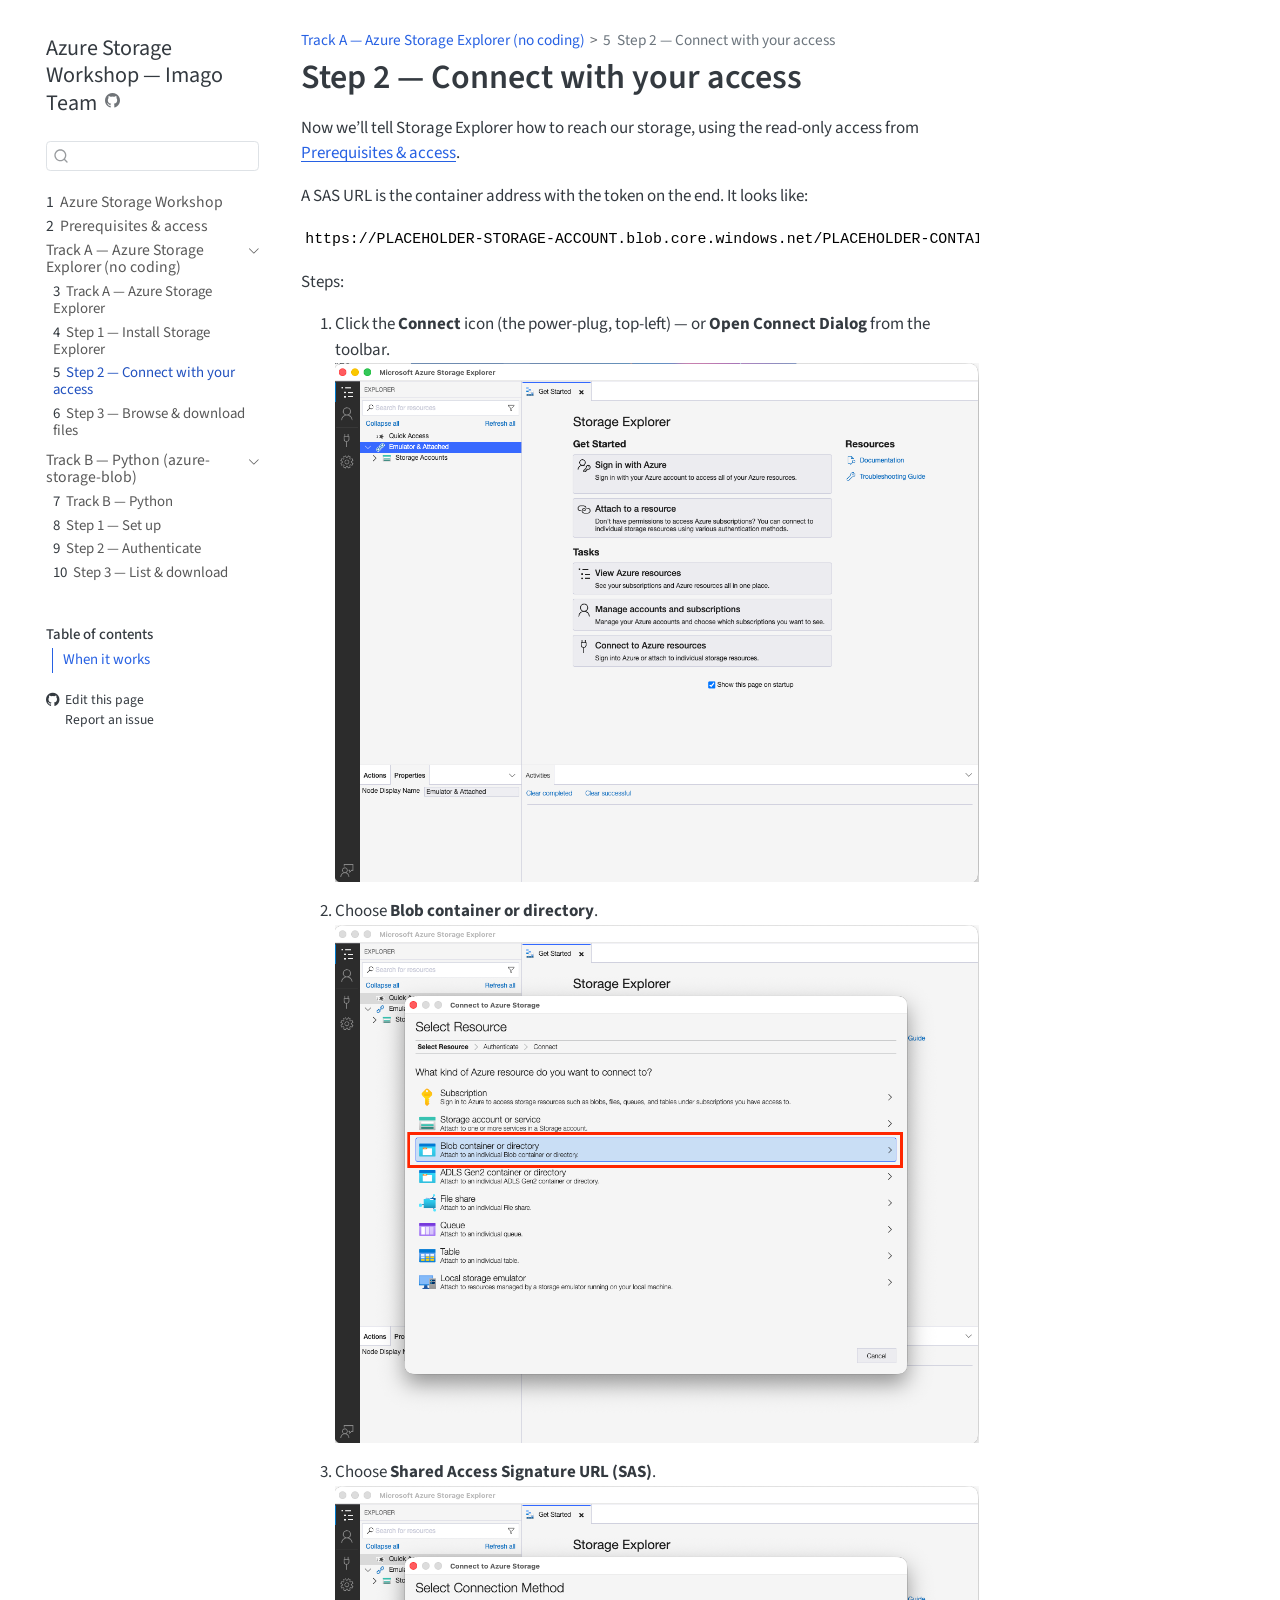
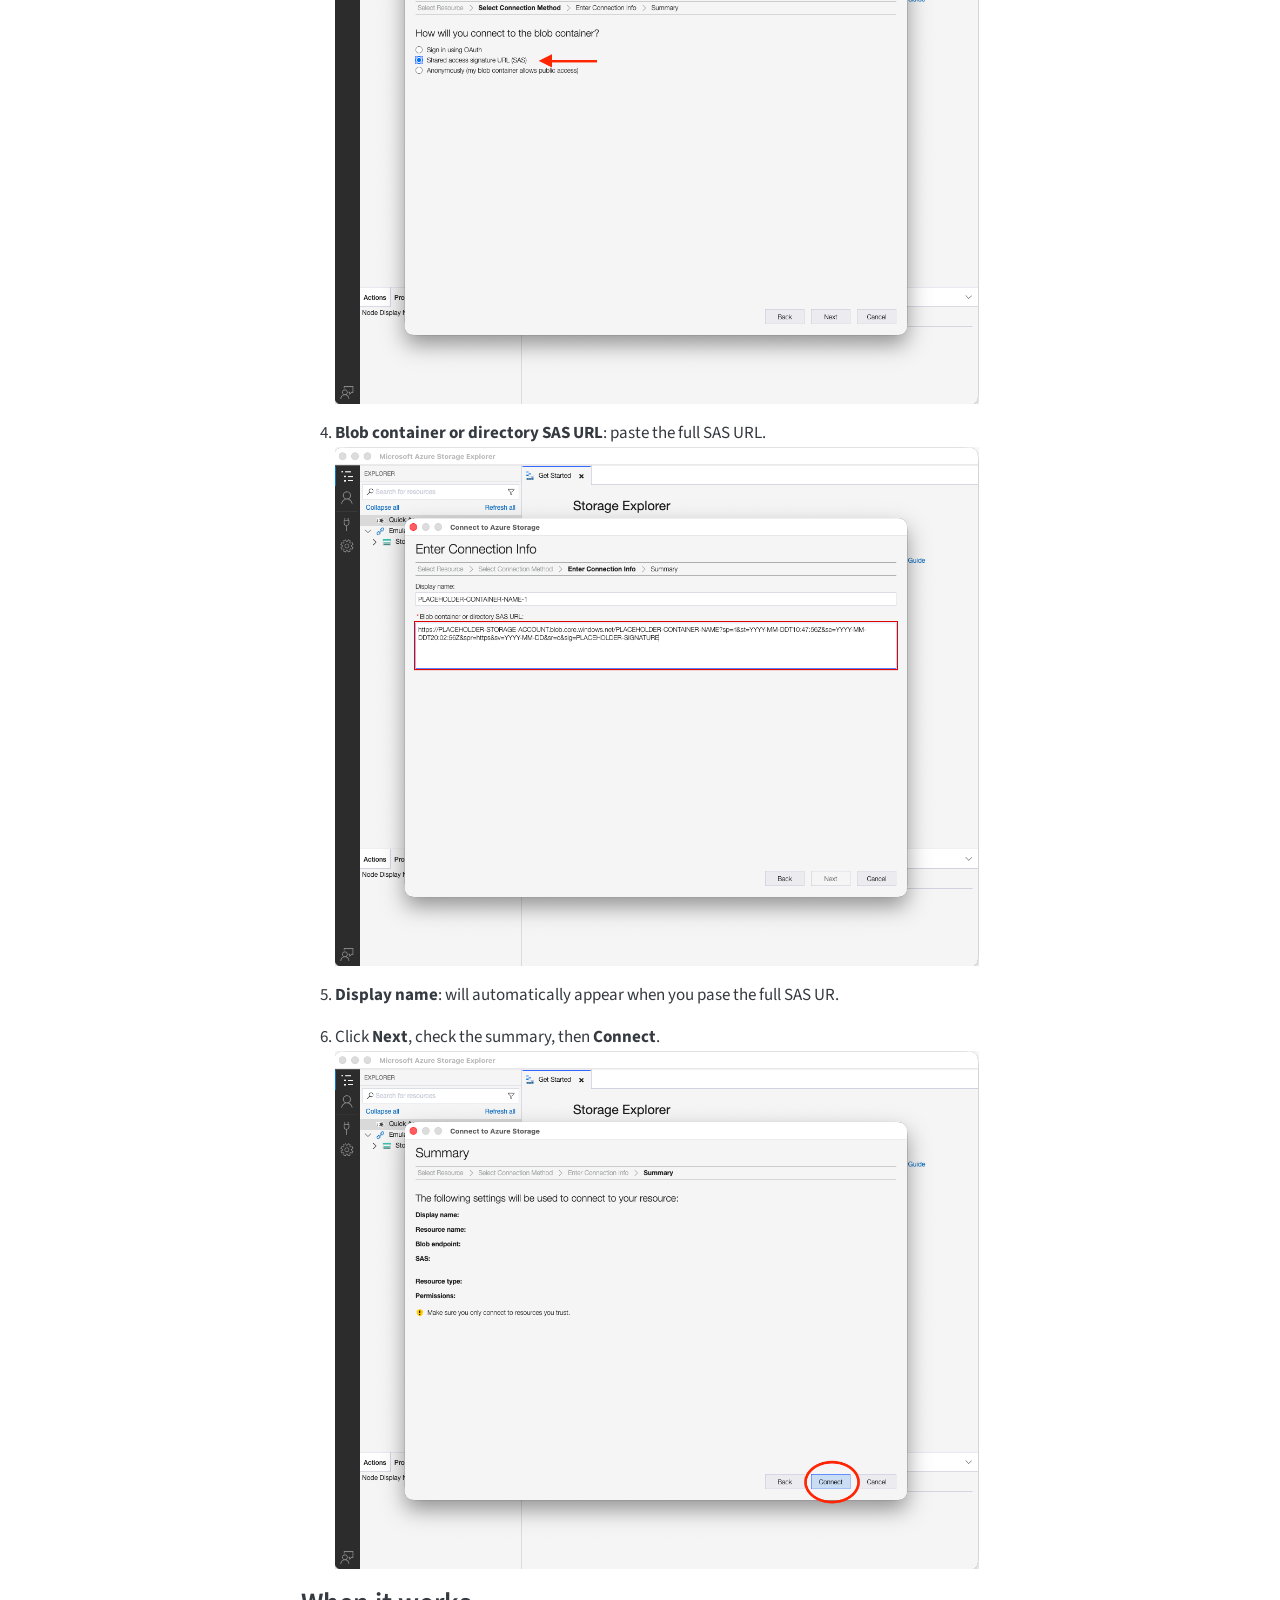
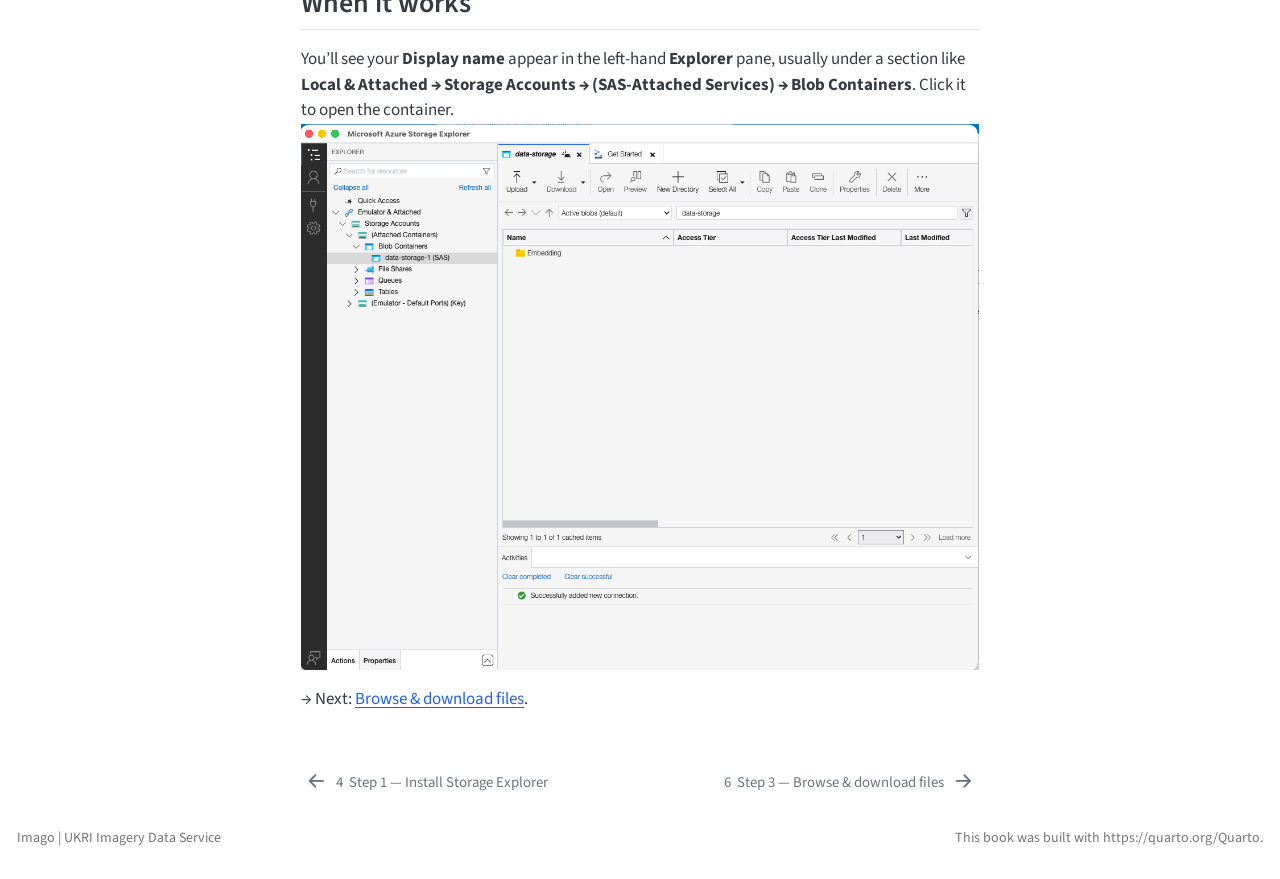
<file: docs/track-a/connect.html>
<!DOCTYPE html>
<html xmlns="http://www.w3.org/1999/xhtml" lang="en" xml:lang="en"><head>

<meta charset="utf-8">
<meta name="generator" content="quarto-1.8.27">

<meta name="viewport" content="width=device-width, initial-scale=1.0, user-scalable=yes">


<title>Step 2 — Connect with your access – Azure Storage Workshop — Imago Team</title>
<style>
code{white-space: pre-wrap;}
span.smallcaps{font-variant: small-caps;}
div.columns{display: flex; gap: min(4vw, 1.5em);}
div.column{flex: auto; overflow-x: auto;}
div.hanging-indent{margin-left: 1.5em; text-indent: -1.5em;}
ul.task-list{list-style: none;}
ul.task-list li input[type="checkbox"] {
  width: 0.8em;
  margin: 0 0.8em 0.2em -1em; /* quarto-specific, see https://github.com/quarto-dev/quarto-cli/issues/4556 */ 
  vertical-align: middle;
}
</style>


<script src="../site_libs/quarto-nav/quarto-nav.js"></script>
<script src="../site_libs/quarto-nav/headroom.min.js"></script>
<script src="../site_libs/clipboard/clipboard.min.js"></script>
<script src="../site_libs/quarto-search/autocomplete.umd.js"></script>
<script src="../site_libs/quarto-search/fuse.min.js"></script>
<script src="../site_libs/quarto-search/quarto-search.js"></script>
<meta name="quarto:offset" content="../">
<link href="../track-a/browse-download.html" rel="next">
<link href="../track-a/install.html" rel="prev">
<link href="../assets/Imago-logo.png" rel="icon" type="image/png">
<script src="../site_libs/quarto-html/quarto.js" type="module"></script>
<script src="../site_libs/quarto-html/tabsets/tabsets.js" type="module"></script>
<script src="../site_libs/quarto-html/axe/axe-check.js" type="module"></script>
<script src="../site_libs/quarto-html/popper.min.js"></script>
<script src="../site_libs/quarto-html/tippy.umd.min.js"></script>
<script src="../site_libs/quarto-html/anchor.min.js"></script>
<link href="../site_libs/quarto-html/tippy.css" rel="stylesheet">
<link href="../site_libs/quarto-html/quarto-syntax-highlighting-ed96de9b727972fe78a7b5d16c58bf87.css" rel="stylesheet" id="quarto-text-highlighting-styles">
<script src="../site_libs/bootstrap/bootstrap.min.js"></script>
<link href="../site_libs/bootstrap/bootstrap-icons.css" rel="stylesheet">
<link href="../site_libs/bootstrap/bootstrap-0cb4c2277ae696d2244f88e65b6d4bdd.min.css" rel="stylesheet" append-hash="true" id="quarto-bootstrap" data-mode="light">
<script id="quarto-search-options" type="application/json">{
  "location": "sidebar",
  "copy-button": false,
  "collapse-after": 3,
  "panel-placement": "start",
  "type": "textbox",
  "limit": 50,
  "keyboard-shortcut": [
    "f",
    "/",
    "s"
  ],
  "show-item-context": false,
  "language": {
    "search-no-results-text": "No results",
    "search-matching-documents-text": "matching documents",
    "search-copy-link-title": "Copy link to search",
    "search-hide-matches-text": "Hide additional matches",
    "search-more-match-text": "more match in this document",
    "search-more-matches-text": "more matches in this document",
    "search-clear-button-title": "Clear",
    "search-text-placeholder": "",
    "search-detached-cancel-button-title": "Cancel",
    "search-submit-button-title": "Submit",
    "search-label": "Search"
  }
}</script>


<link rel="stylesheet" href="../styles.css">
</head>

<body class="nav-sidebar floating quarto-light">

<div id="quarto-search-results"></div>
  <header id="quarto-header" class="headroom fixed-top">
  <nav class="quarto-secondary-nav">
    <div class="container-fluid d-flex">
      <button type="button" class="quarto-btn-toggle btn" data-bs-toggle="collapse" role="button" data-bs-target=".quarto-sidebar-collapse-item" aria-controls="quarto-sidebar" aria-expanded="false" aria-label="Toggle sidebar navigation" onclick="if (window.quartoToggleHeadroom) { window.quartoToggleHeadroom(); }">
        <i class="bi bi-layout-text-sidebar-reverse"></i>
      </button>
        <nav class="quarto-page-breadcrumbs" aria-label="breadcrumb"><ol class="breadcrumb"><li class="breadcrumb-item"><a href="../track-a/index.html">Track A — Azure Storage Explorer (no coding)</a></li><li class="breadcrumb-item"><a href="../track-a/connect.html"><span class="chapter-number">5</span>&nbsp; <span class="chapter-title">Step 2 — Connect with your access</span></a></li></ol></nav>
        <a class="flex-grow-1" role="navigation" data-bs-toggle="collapse" data-bs-target=".quarto-sidebar-collapse-item" aria-controls="quarto-sidebar" aria-expanded="false" aria-label="Toggle sidebar navigation" onclick="if (window.quartoToggleHeadroom) { window.quartoToggleHeadroom(); }">      
        </a>
      <button type="button" class="btn quarto-search-button" aria-label="Search" onclick="window.quartoOpenSearch();">
        <i class="bi bi-search"></i>
      </button>
    </div>
  </nav>
</header>
<!-- content -->
<div id="quarto-content" class="quarto-container page-columns page-rows-contents page-layout-article">
<!-- sidebar -->
  <nav id="quarto-sidebar" class="sidebar collapse collapse-horizontal quarto-sidebar-collapse-item sidebar-navigation floating overflow-auto">
    <div class="pt-lg-2 mt-2 text-left sidebar-header">
    <div class="sidebar-title mb-0 py-0">
      <a href="../">Azure Storage Workshop — Imago Team</a> 
        <div class="sidebar-tools-main">
    <a href="https://github.com/Imago-SDRUK/github_training" title="Source Code" class="quarto-navigation-tool px-1" aria-label="Source Code"><i class="bi bi-github"></i></a>
</div>
    </div>
      </div>
        <div class="mt-2 flex-shrink-0 align-items-center">
        <div class="sidebar-search">
        <div id="quarto-search" class="" title="Search"></div>
        </div>
        </div>
    <div class="sidebar-menu-container"> 
    <ul class="list-unstyled mt-1">
        <li class="sidebar-item">
  <div class="sidebar-item-container"> 
  <a href="../index.html" class="sidebar-item-text sidebar-link">
 <span class="menu-text"><span class="chapter-number">1</span>&nbsp; <span class="chapter-title">Azure Storage Workshop</span></span></a>
  </div>
</li>
        <li class="sidebar-item">
  <div class="sidebar-item-container"> 
  <a href="../prerequisites.html" class="sidebar-item-text sidebar-link">
 <span class="menu-text"><span class="chapter-number">2</span>&nbsp; <span class="chapter-title">Prerequisites &amp; access</span></span></a>
  </div>
</li>
        <li class="sidebar-item sidebar-item-section">
      <div class="sidebar-item-container"> 
            <a class="sidebar-item-text sidebar-link text-start" data-bs-toggle="collapse" data-bs-target="#quarto-sidebar-section-1" role="navigation" aria-expanded="true">
 <span class="menu-text">Track A — Azure Storage Explorer (no coding)</span></a>
          <a class="sidebar-item-toggle text-start" data-bs-toggle="collapse" data-bs-target="#quarto-sidebar-section-1" role="navigation" aria-expanded="true" aria-label="Toggle section">
            <i class="bi bi-chevron-right ms-2"></i>
          </a> 
      </div>
      <ul id="quarto-sidebar-section-1" class="collapse list-unstyled sidebar-section depth1 show">  
          <li class="sidebar-item">
  <div class="sidebar-item-container"> 
  <a href="../track-a/index.html" class="sidebar-item-text sidebar-link">
 <span class="menu-text"><span class="chapter-number">3</span>&nbsp; <span class="chapter-title">Track A — Azure Storage Explorer</span></span></a>
  </div>
</li>
          <li class="sidebar-item">
  <div class="sidebar-item-container"> 
  <a href="../track-a/install.html" class="sidebar-item-text sidebar-link">
 <span class="menu-text"><span class="chapter-number">4</span>&nbsp; <span class="chapter-title">Step 1 — Install Storage Explorer</span></span></a>
  </div>
</li>
          <li class="sidebar-item">
  <div class="sidebar-item-container"> 
  <a href="../track-a/connect.html" class="sidebar-item-text sidebar-link active">
 <span class="menu-text"><span class="chapter-number">5</span>&nbsp; <span class="chapter-title">Step 2 — Connect with your access</span></span></a>
  </div>
</li>
          <li class="sidebar-item">
  <div class="sidebar-item-container"> 
  <a href="../track-a/browse-download.html" class="sidebar-item-text sidebar-link">
 <span class="menu-text"><span class="chapter-number">6</span>&nbsp; <span class="chapter-title">Step 3 — Browse &amp; download files</span></span></a>
  </div>
</li>
      </ul>
  </li>
        <li class="sidebar-item sidebar-item-section">
      <div class="sidebar-item-container"> 
            <a class="sidebar-item-text sidebar-link text-start" data-bs-toggle="collapse" data-bs-target="#quarto-sidebar-section-2" role="navigation" aria-expanded="true">
 <span class="menu-text">Track B — Python (azure-storage-blob)</span></a>
          <a class="sidebar-item-toggle text-start" data-bs-toggle="collapse" data-bs-target="#quarto-sidebar-section-2" role="navigation" aria-expanded="true" aria-label="Toggle section">
            <i class="bi bi-chevron-right ms-2"></i>
          </a> 
      </div>
      <ul id="quarto-sidebar-section-2" class="collapse list-unstyled sidebar-section depth1 show">  
          <li class="sidebar-item">
  <div class="sidebar-item-container"> 
  <a href="../track-b/index.html" class="sidebar-item-text sidebar-link">
 <span class="menu-text"><span class="chapter-number">7</span>&nbsp; <span class="chapter-title">Track B — Python</span></span></a>
  </div>
</li>
          <li class="sidebar-item">
  <div class="sidebar-item-container"> 
  <a href="../track-b/setup.html" class="sidebar-item-text sidebar-link">
 <span class="menu-text"><span class="chapter-number">8</span>&nbsp; <span class="chapter-title">Step 1 — Set up</span></span></a>
  </div>
</li>
          <li class="sidebar-item">
  <div class="sidebar-item-container"> 
  <a href="../track-b/authenticate.html" class="sidebar-item-text sidebar-link">
 <span class="menu-text"><span class="chapter-number">9</span>&nbsp; <span class="chapter-title">Step 2 — Authenticate</span></span></a>
  </div>
</li>
          <li class="sidebar-item">
  <div class="sidebar-item-container"> 
  <a href="../track-b/list-download.html" class="sidebar-item-text sidebar-link">
 <span class="menu-text"><span class="chapter-number">10</span>&nbsp; <span class="chapter-title">Step 3 — List &amp; download</span></span></a>
  </div>
</li>
      </ul>
  </li>
    </ul>
    </div>
    <nav id="TOC" role="doc-toc" class="toc-active">
    <h2 id="toc-title">Table of contents</h2>
   
  <ul class="collapse">
  <li><a href="#when-it-works" id="toc-when-it-works" class="nav-link active" data-scroll-target="#when-it-works">When it works</a></li>
  </ul>
<div class="toc-actions"><ul class="collapse"><li><a href="https://github.com/Imago-SDRUK/github_training/edit/main/track-a/connect.qmd" class="toc-action"><i class="bi bi-github"></i>Edit this page</a></li><li><a href="https://github.com/Imago-SDRUK/github_training/issues/new" class="toc-action"><i class="bi empty"></i>Report an issue</a></li></ul></div></nav>
</nav>
<div id="quarto-sidebar-glass" class="quarto-sidebar-collapse-item" data-bs-toggle="collapse" data-bs-target=".quarto-sidebar-collapse-item"></div>
<!-- margin-sidebar -->
    <div id="quarto-margin-sidebar" class="sidebar margin-sidebar zindex-bottom">
    </div>
<!-- main -->
<main class="content" id="quarto-document-content">

<header id="title-block-header" class="quarto-title-block default"><nav class="quarto-page-breadcrumbs quarto-title-breadcrumbs d-none d-lg-block" aria-label="breadcrumb"><ol class="breadcrumb"><li class="breadcrumb-item"><a href="../track-a/index.html">Track A — Azure Storage Explorer (no coding)</a></li><li class="breadcrumb-item"><a href="../track-a/connect.html"><span class="chapter-number">5</span>&nbsp; <span class="chapter-title">Step 2 — Connect with your access</span></a></li></ol></nav>
<div class="quarto-title">
<h1 class="title"><span class="chapter-title">Step 2 — Connect with your access</span></h1>
</div>



<div class="quarto-title-meta">

    
  
    
  </div>
  


</header>


<p>Now we’ll tell Storage Explorer how to reach our storage, using the read-only access from <a href="../prerequisites.html">Prerequisites &amp; access</a>.</p>
<p>A SAS URL is the container address with the token on the end. It looks like:</p>
<pre><code>https://PLACEHOLDER-STORAGE-ACCOUNT.blob.core.windows.net/PLACEHOLDER-CONTAINER-NAME?sp=rl&amp;st=YYYY-MM-DDT10:47:56Z&amp;se=YYYY-MM-DDT20:02:56Z&amp;spr=https&amp;sv=YYYY-MM-DD&amp;sr=c&amp;sig=PLACEHOLDER-SIGNATURE</code></pre>
<p>Steps:</p>
<ol type="1">
<li><p>Click the <strong>Connect</strong> icon (the power-plug, top-left) — or <strong>Open Connect Dialog</strong> from the toolbar. <img src="../assets/track-a/figure04.png" class="img-fluid" alt="Open Connect Dialog"></p></li>
<li><p>Choose <strong>Blob container or directory</strong>. <img src="../assets/track-a/figure05.png" class="img-fluid" alt="Blob container or directory"></p></li>
<li><p>Choose <strong>Shared Access Signature URL (SAS)</strong>. <img src="../assets/track-a/figure06.png" class="img-fluid" alt="Shared Access Signature URL (SAS)"></p></li>
<li><p><strong>Blob container or directory SAS URL</strong>: paste the full SAS URL. <img src="../assets/track-a/figure07.png" class="img-fluid" alt="Display name"></p></li>
<li><p><strong>Display name</strong>: will automatically appear when you pase the full SAS UR.</p></li>
<li><p>Click <strong>Next</strong>, check the summary, then <strong>Connect</strong>. <img src="../assets/track-a/figure08.png" class="img-fluid" alt="Next"></p></li>
</ol>
<section id="when-it-works" class="level2">
<h2 class="anchored" data-anchor-id="when-it-works">When it works</h2>
<p>You’ll see your <strong>Display name</strong> appear in the left-hand <strong>Explorer</strong> pane, usually under a section like <strong>Local &amp; Attached → Storage Accounts → (SAS-Attached Services) → Blob Containers</strong>. Click it to open the container. <img src="../assets/track-a/figure09.png" class="img-fluid" alt="Container"></p>
<p>→ Next: <a href="../track-a/browse-download.html">Browse &amp; download files</a>.</p>


</section>

</main> <!-- /main -->
<script id="quarto-html-after-body" type="application/javascript">
  window.document.addEventListener("DOMContentLoaded", function (event) {
    const icon = "";
    const anchorJS = new window.AnchorJS();
    anchorJS.options = {
      placement: 'right',
      icon: icon
    };
    anchorJS.add('.anchored');
    const isCodeAnnotation = (el) => {
      for (const clz of el.classList) {
        if (clz.startsWith('code-annotation-')) {                     
          return true;
        }
      }
      return false;
    }
    const onCopySuccess = function(e) {
      // button target
      const button = e.trigger;
      // don't keep focus
      button.blur();
      // flash "checked"
      button.classList.add('code-copy-button-checked');
      var currentTitle = button.getAttribute("title");
      button.setAttribute("title", "Copied!");
      let tooltip;
      if (window.bootstrap) {
        button.setAttribute("data-bs-toggle", "tooltip");
        button.setAttribute("data-bs-placement", "left");
        button.setAttribute("data-bs-title", "Copied!");
        tooltip = new bootstrap.Tooltip(button, 
          { trigger: "manual", 
            customClass: "code-copy-button-tooltip",
            offset: [0, -8]});
        tooltip.show();    
      }
      setTimeout(function() {
        if (tooltip) {
          tooltip.hide();
          button.removeAttribute("data-bs-title");
          button.removeAttribute("data-bs-toggle");
          button.removeAttribute("data-bs-placement");
        }
        button.setAttribute("title", currentTitle);
        button.classList.remove('code-copy-button-checked');
      }, 1000);
      // clear code selection
      e.clearSelection();
    }
    const getTextToCopy = function(trigger) {
      const outerScaffold = trigger.parentElement.cloneNode(true);
      const codeEl = outerScaffold.querySelector('code');
      for (const childEl of codeEl.children) {
        if (isCodeAnnotation(childEl)) {
          childEl.remove();
        }
      }
      return codeEl.innerText;
    }
    const clipboard = new window.ClipboardJS('.code-copy-button:not([data-in-quarto-modal])', {
      text: getTextToCopy
    });
    clipboard.on('success', onCopySuccess);
    if (window.document.getElementById('quarto-embedded-source-code-modal')) {
      const clipboardModal = new window.ClipboardJS('.code-copy-button[data-in-quarto-modal]', {
        text: getTextToCopy,
        container: window.document.getElementById('quarto-embedded-source-code-modal')
      });
      clipboardModal.on('success', onCopySuccess);
    }
      var localhostRegex = new RegExp(/^(?:http|https):\/\/localhost\:?[0-9]*\//);
      var mailtoRegex = new RegExp(/^mailto:/);
        var filterRegex = new RegExp('/' + window.location.host + '/');
      var isInternal = (href) => {
          return filterRegex.test(href) || localhostRegex.test(href) || mailtoRegex.test(href);
      }
      // Inspect non-navigation links and adorn them if external
     var links = window.document.querySelectorAll('a[href]:not(.nav-link):not(.navbar-brand):not(.toc-action):not(.sidebar-link):not(.sidebar-item-toggle):not(.pagination-link):not(.no-external):not([aria-hidden]):not(.dropdown-item):not(.quarto-navigation-tool):not(.about-link)');
      for (var i=0; i<links.length; i++) {
        const link = links[i];
        if (!isInternal(link.href)) {
          // undo the damage that might have been done by quarto-nav.js in the case of
          // links that we want to consider external
          if (link.dataset.originalHref !== undefined) {
            link.href = link.dataset.originalHref;
          }
        }
      }
    function tippyHover(el, contentFn, onTriggerFn, onUntriggerFn) {
      const config = {
        allowHTML: true,
        maxWidth: 500,
        delay: 100,
        arrow: false,
        appendTo: function(el) {
            return el.parentElement;
        },
        interactive: true,
        interactiveBorder: 10,
        theme: 'quarto',
        placement: 'bottom-start',
      };
      if (contentFn) {
        config.content = contentFn;
      }
      if (onTriggerFn) {
        config.onTrigger = onTriggerFn;
      }
      if (onUntriggerFn) {
        config.onUntrigger = onUntriggerFn;
      }
      window.tippy(el, config); 
    }
    const noterefs = window.document.querySelectorAll('a[role="doc-noteref"]');
    for (var i=0; i<noterefs.length; i++) {
      const ref = noterefs[i];
      tippyHover(ref, function() {
        // use id or data attribute instead here
        let href = ref.getAttribute('data-footnote-href') || ref.getAttribute('href');
        try { href = new URL(href).hash; } catch {}
        const id = href.replace(/^#\/?/, "");
        const note = window.document.getElementById(id);
        if (note) {
          return note.innerHTML;
        } else {
          return "";
        }
      });
    }
    const xrefs = window.document.querySelectorAll('a.quarto-xref');
    const processXRef = (id, note) => {
      // Strip column container classes
      const stripColumnClz = (el) => {
        el.classList.remove("page-full", "page-columns");
        if (el.children) {
          for (const child of el.children) {
            stripColumnClz(child);
          }
        }
      }
      stripColumnClz(note)
      if (id === null || id.startsWith('sec-')) {
        // Special case sections, only their first couple elements
        const container = document.createElement("div");
        if (note.children && note.children.length > 2) {
          container.appendChild(note.children[0].cloneNode(true));
          for (let i = 1; i < note.children.length; i++) {
            const child = note.children[i];
            if (child.tagName === "P" && child.innerText === "") {
              continue;
            } else {
              container.appendChild(child.cloneNode(true));
              break;
            }
          }
          if (window.Quarto?.typesetMath) {
            window.Quarto.typesetMath(container);
          }
          return container.innerHTML
        } else {
          if (window.Quarto?.typesetMath) {
            window.Quarto.typesetMath(note);
          }
          return note.innerHTML;
        }
      } else {
        // Remove any anchor links if they are present
        const anchorLink = note.querySelector('a.anchorjs-link');
        if (anchorLink) {
          anchorLink.remove();
        }
        if (window.Quarto?.typesetMath) {
          window.Quarto.typesetMath(note);
        }
        if (note.classList.contains("callout")) {
          return note.outerHTML;
        } else {
          return note.innerHTML;
        }
      }
    }
    for (var i=0; i<xrefs.length; i++) {
      const xref = xrefs[i];
      tippyHover(xref, undefined, function(instance) {
        instance.disable();
        let url = xref.getAttribute('href');
        let hash = undefined; 
        if (url.startsWith('#')) {
          hash = url;
        } else {
          try { hash = new URL(url).hash; } catch {}
        }
        if (hash) {
          const id = hash.replace(/^#\/?/, "");
          const note = window.document.getElementById(id);
          if (note !== null) {
            try {
              const html = processXRef(id, note.cloneNode(true));
              instance.setContent(html);
            } finally {
              instance.enable();
              instance.show();
            }
          } else {
            // See if we can fetch this
            fetch(url.split('#')[0])
            .then(res => res.text())
            .then(html => {
              const parser = new DOMParser();
              const htmlDoc = parser.parseFromString(html, "text/html");
              const note = htmlDoc.getElementById(id);
              if (note !== null) {
                const html = processXRef(id, note);
                instance.setContent(html);
              } 
            }).finally(() => {
              instance.enable();
              instance.show();
            });
          }
        } else {
          // See if we can fetch a full url (with no hash to target)
          // This is a special case and we should probably do some content thinning / targeting
          fetch(url)
          .then(res => res.text())
          .then(html => {
            const parser = new DOMParser();
            const htmlDoc = parser.parseFromString(html, "text/html");
            const note = htmlDoc.querySelector('main.content');
            if (note !== null) {
              // This should only happen for chapter cross references
              // (since there is no id in the URL)
              // remove the first header
              if (note.children.length > 0 && note.children[0].tagName === "HEADER") {
                note.children[0].remove();
              }
              const html = processXRef(null, note);
              instance.setContent(html);
            } 
          }).finally(() => {
            instance.enable();
            instance.show();
          });
        }
      }, function(instance) {
      });
    }
        let selectedAnnoteEl;
        const selectorForAnnotation = ( cell, annotation) => {
          let cellAttr = 'data-code-cell="' + cell + '"';
          let lineAttr = 'data-code-annotation="' +  annotation + '"';
          const selector = 'span[' + cellAttr + '][' + lineAttr + ']';
          return selector;
        }
        const selectCodeLines = (annoteEl) => {
          const doc = window.document;
          const targetCell = annoteEl.getAttribute("data-target-cell");
          const targetAnnotation = annoteEl.getAttribute("data-target-annotation");
          const annoteSpan = window.document.querySelector(selectorForAnnotation(targetCell, targetAnnotation));
          const lines = annoteSpan.getAttribute("data-code-lines").split(",");
          const lineIds = lines.map((line) => {
            return targetCell + "-" + line;
          })
          let top = null;
          let height = null;
          let parent = null;
          if (lineIds.length > 0) {
              //compute the position of the single el (top and bottom and make a div)
              const el = window.document.getElementById(lineIds[0]);
              top = el.offsetTop;
              height = el.offsetHeight;
              parent = el.parentElement.parentElement;
            if (lineIds.length > 1) {
              const lastEl = window.document.getElementById(lineIds[lineIds.length - 1]);
              const bottom = lastEl.offsetTop + lastEl.offsetHeight;
              height = bottom - top;
            }
            if (top !== null && height !== null && parent !== null) {
              // cook up a div (if necessary) and position it 
              let div = window.document.getElementById("code-annotation-line-highlight");
              if (div === null) {
                div = window.document.createElement("div");
                div.setAttribute("id", "code-annotation-line-highlight");
                div.style.position = 'absolute';
                parent.appendChild(div);
              }
              div.style.top = top - 2 + "px";
              div.style.height = height + 4 + "px";
              div.style.left = 0;
              let gutterDiv = window.document.getElementById("code-annotation-line-highlight-gutter");
              if (gutterDiv === null) {
                gutterDiv = window.document.createElement("div");
                gutterDiv.setAttribute("id", "code-annotation-line-highlight-gutter");
                gutterDiv.style.position = 'absolute';
                const codeCell = window.document.getElementById(targetCell);
                const gutter = codeCell.querySelector('.code-annotation-gutter');
                gutter.appendChild(gutterDiv);
              }
              gutterDiv.style.top = top - 2 + "px";
              gutterDiv.style.height = height + 4 + "px";
            }
            selectedAnnoteEl = annoteEl;
          }
        };
        const unselectCodeLines = () => {
          const elementsIds = ["code-annotation-line-highlight", "code-annotation-line-highlight-gutter"];
          elementsIds.forEach((elId) => {
            const div = window.document.getElementById(elId);
            if (div) {
              div.remove();
            }
          });
          selectedAnnoteEl = undefined;
        };
          // Handle positioning of the toggle
      window.addEventListener(
        "resize",
        throttle(() => {
          elRect = undefined;
          if (selectedAnnoteEl) {
            selectCodeLines(selectedAnnoteEl);
          }
        }, 10)
      );
      function throttle(fn, ms) {
      let throttle = false;
      let timer;
        return (...args) => {
          if(!throttle) { // first call gets through
              fn.apply(this, args);
              throttle = true;
          } else { // all the others get throttled
              if(timer) clearTimeout(timer); // cancel #2
              timer = setTimeout(() => {
                fn.apply(this, args);
                timer = throttle = false;
              }, ms);
          }
        };
      }
        // Attach click handler to the DT
        const annoteDls = window.document.querySelectorAll('dt[data-target-cell]');
        for (const annoteDlNode of annoteDls) {
          annoteDlNode.addEventListener('click', (event) => {
            const clickedEl = event.target;
            if (clickedEl !== selectedAnnoteEl) {
              unselectCodeLines();
              const activeEl = window.document.querySelector('dt[data-target-cell].code-annotation-active');
              if (activeEl) {
                activeEl.classList.remove('code-annotation-active');
              }
              selectCodeLines(clickedEl);
              clickedEl.classList.add('code-annotation-active');
            } else {
              // Unselect the line
              unselectCodeLines();
              clickedEl.classList.remove('code-annotation-active');
            }
          });
        }
    const findCites = (el) => {
      const parentEl = el.parentElement;
      if (parentEl) {
        const cites = parentEl.dataset.cites;
        if (cites) {
          return {
            el,
            cites: cites.split(' ')
          };
        } else {
          return findCites(el.parentElement)
        }
      } else {
        return undefined;
      }
    };
    var bibliorefs = window.document.querySelectorAll('a[role="doc-biblioref"]');
    for (var i=0; i<bibliorefs.length; i++) {
      const ref = bibliorefs[i];
      const citeInfo = findCites(ref);
      if (citeInfo) {
        tippyHover(citeInfo.el, function() {
          var popup = window.document.createElement('div');
          citeInfo.cites.forEach(function(cite) {
            var citeDiv = window.document.createElement('div');
            citeDiv.classList.add('hanging-indent');
            citeDiv.classList.add('csl-entry');
            var biblioDiv = window.document.getElementById('ref-' + cite);
            if (biblioDiv) {
              citeDiv.innerHTML = biblioDiv.innerHTML;
            }
            popup.appendChild(citeDiv);
          });
          return popup.innerHTML;
        });
      }
    }
  });
  </script>
<nav class="page-navigation">
  <div class="nav-page nav-page-previous">
      <a href="../track-a/install.html" class="pagination-link" aria-label="Step 1 — Install Storage Explorer">
        <i class="bi bi-arrow-left-short"></i> <span class="nav-page-text"><span class="chapter-number">4</span>&nbsp; <span class="chapter-title">Step 1 — Install Storage Explorer</span></span>
      </a>          
  </div>
  <div class="nav-page nav-page-next">
      <a href="../track-a/browse-download.html" class="pagination-link" aria-label="Step 3 — Browse &amp; download files">
        <span class="nav-page-text"><span class="chapter-number">6</span>&nbsp; <span class="chapter-title">Step 3 — Browse &amp; download files</span></span> <i class="bi bi-arrow-right-short"></i>
      </a>
  </div>
</nav>
</div> <!-- /content -->
<footer class="footer">
  <div class="nav-footer">
    <div class="nav-footer-left">
<p>Imago | UKRI Imagery Data Service</p>
</div>   
    <div class="nav-footer-center">
      &nbsp;
    <div class="toc-actions d-sm-block d-md-none"><ul><li><a href="https://github.com/Imago-SDRUK/github_training/edit/main/track-a/connect.qmd" class="toc-action"><i class="bi bi-github"></i>Edit this page</a></li><li><a href="https://github.com/Imago-SDRUK/github_training/issues/new" class="toc-action"><i class="bi empty"></i>Report an issue</a></li></ul></div></div>
    <div class="nav-footer-right">
<p>This book was built with https://quarto.org/Quarto.</p>
</div>
  </div>
</footer>




</body></html>
</file>
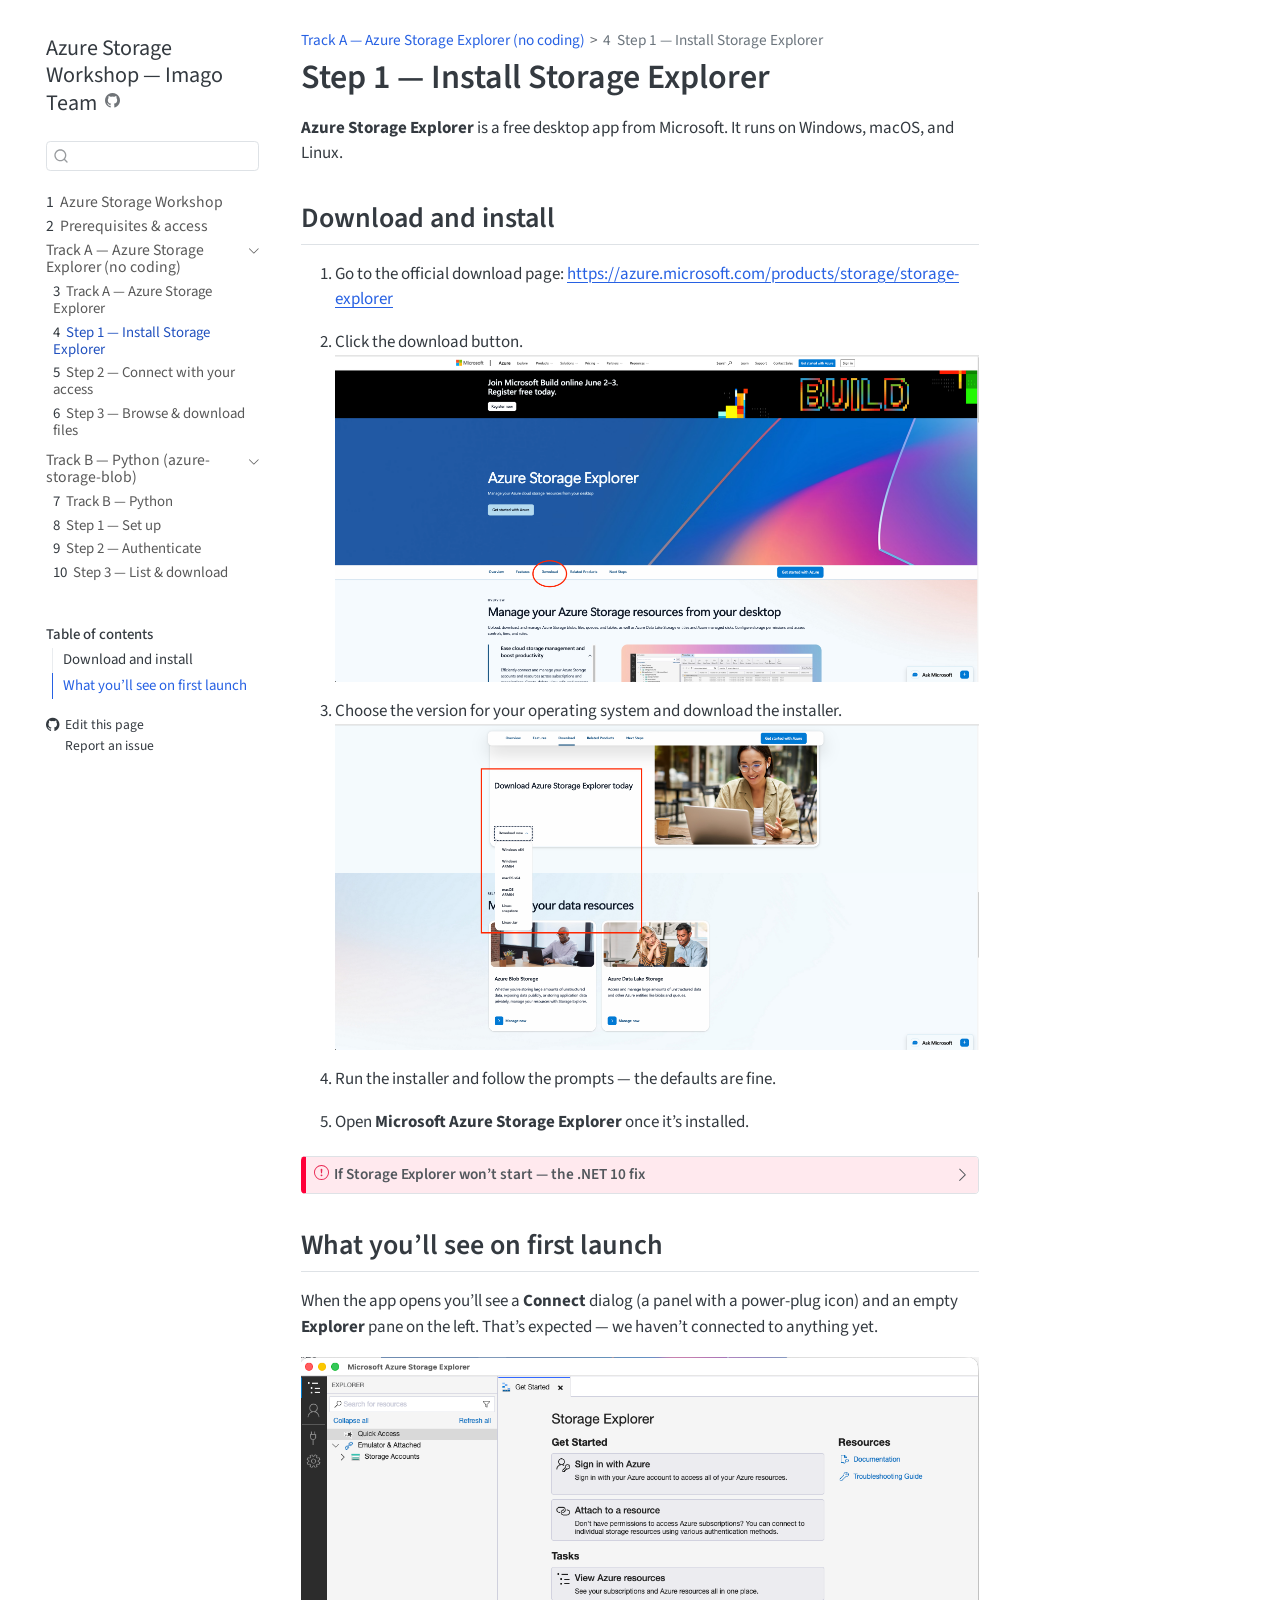
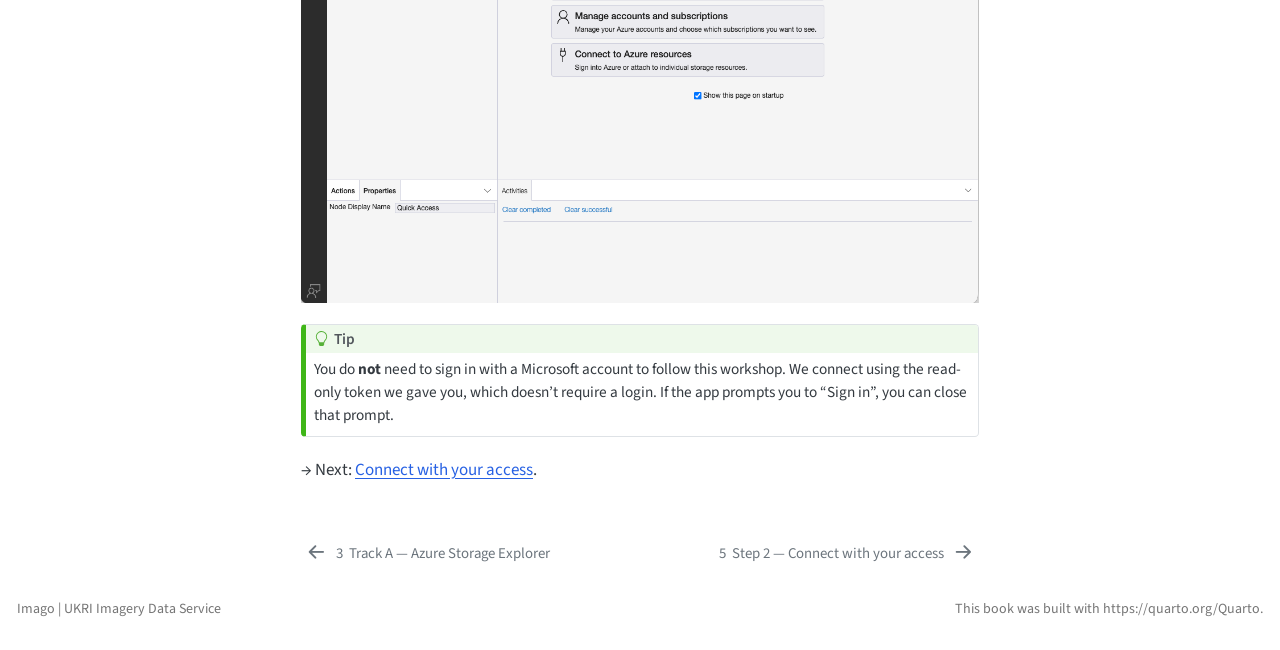
<file: docs/track-a/install.html>
<!DOCTYPE html>
<html xmlns="http://www.w3.org/1999/xhtml" lang="en" xml:lang="en"><head>

<meta charset="utf-8">
<meta name="generator" content="quarto-1.8.27">

<meta name="viewport" content="width=device-width, initial-scale=1.0, user-scalable=yes">


<title>Step 1 — Install Storage Explorer – Azure Storage Workshop — Imago Team</title>
<style>
code{white-space: pre-wrap;}
span.smallcaps{font-variant: small-caps;}
div.columns{display: flex; gap: min(4vw, 1.5em);}
div.column{flex: auto; overflow-x: auto;}
div.hanging-indent{margin-left: 1.5em; text-indent: -1.5em;}
ul.task-list{list-style: none;}
ul.task-list li input[type="checkbox"] {
  width: 0.8em;
  margin: 0 0.8em 0.2em -1em; /* quarto-specific, see https://github.com/quarto-dev/quarto-cli/issues/4556 */ 
  vertical-align: middle;
}
</style>


<script src="../site_libs/quarto-nav/quarto-nav.js"></script>
<script src="../site_libs/quarto-nav/headroom.min.js"></script>
<script src="../site_libs/clipboard/clipboard.min.js"></script>
<script src="../site_libs/quarto-search/autocomplete.umd.js"></script>
<script src="../site_libs/quarto-search/fuse.min.js"></script>
<script src="../site_libs/quarto-search/quarto-search.js"></script>
<meta name="quarto:offset" content="../">
<link href="../track-a/connect.html" rel="next">
<link href="../track-a/index.html" rel="prev">
<link href="../assets/Imago-logo.png" rel="icon" type="image/png">
<script src="../site_libs/quarto-html/quarto.js" type="module"></script>
<script src="../site_libs/quarto-html/tabsets/tabsets.js" type="module"></script>
<script src="../site_libs/quarto-html/axe/axe-check.js" type="module"></script>
<script src="../site_libs/quarto-html/popper.min.js"></script>
<script src="../site_libs/quarto-html/tippy.umd.min.js"></script>
<script src="../site_libs/quarto-html/anchor.min.js"></script>
<link href="../site_libs/quarto-html/tippy.css" rel="stylesheet">
<link href="../site_libs/quarto-html/quarto-syntax-highlighting-ed96de9b727972fe78a7b5d16c58bf87.css" rel="stylesheet" id="quarto-text-highlighting-styles">
<script src="../site_libs/bootstrap/bootstrap.min.js"></script>
<link href="../site_libs/bootstrap/bootstrap-icons.css" rel="stylesheet">
<link href="../site_libs/bootstrap/bootstrap-0cb4c2277ae696d2244f88e65b6d4bdd.min.css" rel="stylesheet" append-hash="true" id="quarto-bootstrap" data-mode="light">
<script id="quarto-search-options" type="application/json">{
  "location": "sidebar",
  "copy-button": false,
  "collapse-after": 3,
  "panel-placement": "start",
  "type": "textbox",
  "limit": 50,
  "keyboard-shortcut": [
    "f",
    "/",
    "s"
  ],
  "show-item-context": false,
  "language": {
    "search-no-results-text": "No results",
    "search-matching-documents-text": "matching documents",
    "search-copy-link-title": "Copy link to search",
    "search-hide-matches-text": "Hide additional matches",
    "search-more-match-text": "more match in this document",
    "search-more-matches-text": "more matches in this document",
    "search-clear-button-title": "Clear",
    "search-text-placeholder": "",
    "search-detached-cancel-button-title": "Cancel",
    "search-submit-button-title": "Submit",
    "search-label": "Search"
  }
}</script>


<link rel="stylesheet" href="../styles.css">
</head>

<body class="nav-sidebar floating quarto-light">

<div id="quarto-search-results"></div>
  <header id="quarto-header" class="headroom fixed-top">
  <nav class="quarto-secondary-nav">
    <div class="container-fluid d-flex">
      <button type="button" class="quarto-btn-toggle btn" data-bs-toggle="collapse" role="button" data-bs-target=".quarto-sidebar-collapse-item" aria-controls="quarto-sidebar" aria-expanded="false" aria-label="Toggle sidebar navigation" onclick="if (window.quartoToggleHeadroom) { window.quartoToggleHeadroom(); }">
        <i class="bi bi-layout-text-sidebar-reverse"></i>
      </button>
        <nav class="quarto-page-breadcrumbs" aria-label="breadcrumb"><ol class="breadcrumb"><li class="breadcrumb-item"><a href="../track-a/index.html">Track A — Azure Storage Explorer (no coding)</a></li><li class="breadcrumb-item"><a href="../track-a/install.html"><span class="chapter-number">4</span>&nbsp; <span class="chapter-title">Step 1 — Install Storage Explorer</span></a></li></ol></nav>
        <a class="flex-grow-1" role="navigation" data-bs-toggle="collapse" data-bs-target=".quarto-sidebar-collapse-item" aria-controls="quarto-sidebar" aria-expanded="false" aria-label="Toggle sidebar navigation" onclick="if (window.quartoToggleHeadroom) { window.quartoToggleHeadroom(); }">      
        </a>
      <button type="button" class="btn quarto-search-button" aria-label="Search" onclick="window.quartoOpenSearch();">
        <i class="bi bi-search"></i>
      </button>
    </div>
  </nav>
</header>
<!-- content -->
<div id="quarto-content" class="quarto-container page-columns page-rows-contents page-layout-article">
<!-- sidebar -->
  <nav id="quarto-sidebar" class="sidebar collapse collapse-horizontal quarto-sidebar-collapse-item sidebar-navigation floating overflow-auto">
    <div class="pt-lg-2 mt-2 text-left sidebar-header">
    <div class="sidebar-title mb-0 py-0">
      <a href="../">Azure Storage Workshop — Imago Team</a> 
        <div class="sidebar-tools-main">
    <a href="https://github.com/Imago-SDRUK/github_training" title="Source Code" class="quarto-navigation-tool px-1" aria-label="Source Code"><i class="bi bi-github"></i></a>
</div>
    </div>
      </div>
        <div class="mt-2 flex-shrink-0 align-items-center">
        <div class="sidebar-search">
        <div id="quarto-search" class="" title="Search"></div>
        </div>
        </div>
    <div class="sidebar-menu-container"> 
    <ul class="list-unstyled mt-1">
        <li class="sidebar-item">
  <div class="sidebar-item-container"> 
  <a href="../index.html" class="sidebar-item-text sidebar-link">
 <span class="menu-text"><span class="chapter-number">1</span>&nbsp; <span class="chapter-title">Azure Storage Workshop</span></span></a>
  </div>
</li>
        <li class="sidebar-item">
  <div class="sidebar-item-container"> 
  <a href="../prerequisites.html" class="sidebar-item-text sidebar-link">
 <span class="menu-text"><span class="chapter-number">2</span>&nbsp; <span class="chapter-title">Prerequisites &amp; access</span></span></a>
  </div>
</li>
        <li class="sidebar-item sidebar-item-section">
      <div class="sidebar-item-container"> 
            <a class="sidebar-item-text sidebar-link text-start" data-bs-toggle="collapse" data-bs-target="#quarto-sidebar-section-1" role="navigation" aria-expanded="true">
 <span class="menu-text">Track A — Azure Storage Explorer (no coding)</span></a>
          <a class="sidebar-item-toggle text-start" data-bs-toggle="collapse" data-bs-target="#quarto-sidebar-section-1" role="navigation" aria-expanded="true" aria-label="Toggle section">
            <i class="bi bi-chevron-right ms-2"></i>
          </a> 
      </div>
      <ul id="quarto-sidebar-section-1" class="collapse list-unstyled sidebar-section depth1 show">  
          <li class="sidebar-item">
  <div class="sidebar-item-container"> 
  <a href="../track-a/index.html" class="sidebar-item-text sidebar-link">
 <span class="menu-text"><span class="chapter-number">3</span>&nbsp; <span class="chapter-title">Track A — Azure Storage Explorer</span></span></a>
  </div>
</li>
          <li class="sidebar-item">
  <div class="sidebar-item-container"> 
  <a href="../track-a/install.html" class="sidebar-item-text sidebar-link active">
 <span class="menu-text"><span class="chapter-number">4</span>&nbsp; <span class="chapter-title">Step 1 — Install Storage Explorer</span></span></a>
  </div>
</li>
          <li class="sidebar-item">
  <div class="sidebar-item-container"> 
  <a href="../track-a/connect.html" class="sidebar-item-text sidebar-link">
 <span class="menu-text"><span class="chapter-number">5</span>&nbsp; <span class="chapter-title">Step 2 — Connect with your access</span></span></a>
  </div>
</li>
          <li class="sidebar-item">
  <div class="sidebar-item-container"> 
  <a href="../track-a/browse-download.html" class="sidebar-item-text sidebar-link">
 <span class="menu-text"><span class="chapter-number">6</span>&nbsp; <span class="chapter-title">Step 3 — Browse &amp; download files</span></span></a>
  </div>
</li>
      </ul>
  </li>
        <li class="sidebar-item sidebar-item-section">
      <div class="sidebar-item-container"> 
            <a class="sidebar-item-text sidebar-link text-start" data-bs-toggle="collapse" data-bs-target="#quarto-sidebar-section-2" role="navigation" aria-expanded="true">
 <span class="menu-text">Track B — Python (azure-storage-blob)</span></a>
          <a class="sidebar-item-toggle text-start" data-bs-toggle="collapse" data-bs-target="#quarto-sidebar-section-2" role="navigation" aria-expanded="true" aria-label="Toggle section">
            <i class="bi bi-chevron-right ms-2"></i>
          </a> 
      </div>
      <ul id="quarto-sidebar-section-2" class="collapse list-unstyled sidebar-section depth1 show">  
          <li class="sidebar-item">
  <div class="sidebar-item-container"> 
  <a href="../track-b/index.html" class="sidebar-item-text sidebar-link">
 <span class="menu-text"><span class="chapter-number">7</span>&nbsp; <span class="chapter-title">Track B — Python</span></span></a>
  </div>
</li>
          <li class="sidebar-item">
  <div class="sidebar-item-container"> 
  <a href="../track-b/setup.html" class="sidebar-item-text sidebar-link">
 <span class="menu-text"><span class="chapter-number">8</span>&nbsp; <span class="chapter-title">Step 1 — Set up</span></span></a>
  </div>
</li>
          <li class="sidebar-item">
  <div class="sidebar-item-container"> 
  <a href="../track-b/authenticate.html" class="sidebar-item-text sidebar-link">
 <span class="menu-text"><span class="chapter-number">9</span>&nbsp; <span class="chapter-title">Step 2 — Authenticate</span></span></a>
  </div>
</li>
          <li class="sidebar-item">
  <div class="sidebar-item-container"> 
  <a href="../track-b/list-download.html" class="sidebar-item-text sidebar-link">
 <span class="menu-text"><span class="chapter-number">10</span>&nbsp; <span class="chapter-title">Step 3 — List &amp; download</span></span></a>
  </div>
</li>
      </ul>
  </li>
    </ul>
    </div>
    <nav id="TOC" role="doc-toc" class="toc-active">
    <h2 id="toc-title">Table of contents</h2>
   
  <ul class="collapse">
  <li><a href="#download-and-install" id="toc-download-and-install" class="nav-link active" data-scroll-target="#download-and-install">Download and install</a></li>
  <li><a href="#what-youll-see-on-first-launch" id="toc-what-youll-see-on-first-launch" class="nav-link" data-scroll-target="#what-youll-see-on-first-launch">What you’ll see on first launch</a></li>
  </ul>
<div class="toc-actions"><ul class="collapse"><li><a href="https://github.com/Imago-SDRUK/github_training/edit/main/track-a/install.qmd" class="toc-action"><i class="bi bi-github"></i>Edit this page</a></li><li><a href="https://github.com/Imago-SDRUK/github_training/issues/new" class="toc-action"><i class="bi empty"></i>Report an issue</a></li></ul></div></nav>
</nav>
<div id="quarto-sidebar-glass" class="quarto-sidebar-collapse-item" data-bs-toggle="collapse" data-bs-target=".quarto-sidebar-collapse-item"></div>
<!-- margin-sidebar -->
    <div id="quarto-margin-sidebar" class="sidebar margin-sidebar zindex-bottom">
    </div>
<!-- main -->
<main class="content" id="quarto-document-content">

<header id="title-block-header" class="quarto-title-block default"><nav class="quarto-page-breadcrumbs quarto-title-breadcrumbs d-none d-lg-block" aria-label="breadcrumb"><ol class="breadcrumb"><li class="breadcrumb-item"><a href="../track-a/index.html">Track A — Azure Storage Explorer (no coding)</a></li><li class="breadcrumb-item"><a href="../track-a/install.html"><span class="chapter-number">4</span>&nbsp; <span class="chapter-title">Step 1 — Install Storage Explorer</span></a></li></ol></nav>
<div class="quarto-title">
<h1 class="title"><span class="chapter-title">Step 1 — Install Storage Explorer</span></h1>
</div>



<div class="quarto-title-meta">

    
  
    
  </div>
  


</header>


<p><strong>Azure Storage Explorer</strong> is a free desktop app from Microsoft. It runs on Windows, macOS, and Linux.</p>
<section id="download-and-install" class="level2">
<h2 class="anchored" data-anchor-id="download-and-install">Download and install</h2>
<ol type="1">
<li><p>Go to the official download page: <a href="https://azure.microsoft.com/products/storage/storage-explorer" class="uri">https://azure.microsoft.com/products/storage/storage-explorer</a></p></li>
<li><p>Click the download button. <img src="../assets/track-a/figure01.png" class="img-fluid" alt="Azure download page"></p></li>
<li><p>Choose the version for your operating system and download the installer. <img src="../assets/track-a/figure02.png" class="img-fluid" alt="the version for your operating system"></p></li>
<li><p>Run the installer and follow the prompts — the defaults are fine.</p></li>
<li><p>Open <strong>Microsoft Azure Storage Explorer</strong> once it’s installed.</p></li>
</ol>
<div class="callout callout-style-default callout-important callout-titled">
<div class="callout-header d-flex align-content-center collapsed" data-bs-toggle="collapse" data-bs-target=".callout-1-contents" aria-controls="callout-1" aria-expanded="false" aria-label="Toggle callout">
<div class="callout-icon-container">
<i class="callout-icon"></i>
</div>
<div class="callout-title-container flex-fill">
<span class="screen-reader-only">Important</span>If Storage Explorer won’t start — the .NET 10 fix
</div>
<div class="callout-btn-toggle d-inline-block border-0 py-1 ps-1 pe-0 float-end"><i class="callout-toggle"></i></div>
</div>
<div id="callout-1" class="callout-1-contents callout-collapse collapse">
<div class="callout-body-container callout-body">
<p>Some people hit this error the first time they launch Storage Explorer:</p>
<blockquote class="blockquote">
<p><em>“The authentication library used by Storage Explorer has failed to start properly. Please ensure you have .NET 10 installed. Error: Hub Controller process exited prematurely with exit code 131.”</em></p>
</blockquote>
<p><strong>Why it happens:</strong> Storage Explorer needs <strong>.NET 10</strong>, but it only looks in specific install locations. If .NET was installed via a package manager (Homebrew, mise, etc.) or isn’t installed at all, Storage Explorer can’t find it and fails to start.</p>
<section id="fix-for-macos" class="level3">
<h3 class="anchored" data-anchor-id="fix-for-macos">Fix for macOS 🍎</h3>
<ol type="1">
<li>Go to <a href="https://dotnet.microsoft.com/download/dotnet/10.0" class="uri">https://dotnet.microsoft.com/download/dotnet/10.0</a>.</li>
<li>Download the <strong>.NET Runtime</strong> (not the SDK) for macOS.</li>
<li>Pick the matching architecture:
<ul>
<li><strong>ARM64</strong> → Apple Silicon Macs (M1/M2/M3/M4)</li>
<li><strong>x64</strong> → Intel Macs</li>
</ul></li>
<li>Run the <strong>Microsoft installer</strong> — it places .NET at <code>/usr/local/share/dotnet</code>, which is where Storage Explorer expects it.</li>
<li>Relaunch Azure Storage Explorer.</li>
</ol>
<p>⚠️ Also check that your <strong>Storage Explorer</strong> download matches your Mac’s architecture (ARM64 vs x64). The wrong build can stop .NET being detected even when it’s installed correctly.</p>
<p>✅ Confirmed working.</p>
</section>
<section id="fix-for-windows" class="level3">
<h3 class="anchored" data-anchor-id="fix-for-windows">Fix for Windows 🪟</h3>
<ol type="1">
<li>Go to <a href="https://dotnet.microsoft.com/download/dotnet/10.0" class="uri">https://dotnet.microsoft.com/download/dotnet/10.0</a>.</li>
<li>Download the <strong>.NET Runtime</strong> for Windows (x64 for most systems).</li>
<li>Run the installer.</li>
<li>If it still fails after installing .NET:
<ul>
<li>Fully uninstall Azure Storage Explorer.</li>
<li>Delete the leftover app-data folder at <code>%AppData%\StorageExplorer</code>.</li>
<li>Reinstall the latest version from <a href="https://azure.microsoft.com/products/storage/storage-explorer" class="uri">https://azure.microsoft.com/products/storage/storage-explorer</a>.</li>
</ul></li>
<li>On a corporate machine without admin rights, ask <strong>IT</strong> to install the <strong>.NET 10 Runtime</strong> for you.</li>
</ol>
<p>⚠️ The <strong>ASP.NET</strong> runtime is <em>not</em> required — the standard <strong>.NET Runtime</strong> is enough.</p>
</section>
</div>
</div>
</div>
</section>
<section id="what-youll-see-on-first-launch" class="level2">
<h2 class="anchored" data-anchor-id="what-youll-see-on-first-launch">What you’ll see on first launch</h2>
<p>When the app opens you’ll see a <strong>Connect</strong> dialog (a panel with a power-plug icon) and an empty <strong>Explorer</strong> pane on the left. That’s expected — we haven’t connected to anything yet.</p>
<p><img src="../assets/track-a/figure03.png" class="img-fluid"></p>
<div class="callout callout-style-default callout-tip callout-titled">
<div class="callout-header d-flex align-content-center">
<div class="callout-icon-container">
<i class="callout-icon"></i>
</div>
<div class="callout-title-container flex-fill">
Tip
</div>
</div>
<div class="callout-body-container callout-body">
<p>You do <strong>not</strong> need to sign in with a Microsoft account to follow this workshop. We connect using the read-only token we gave you, which doesn’t require a login. If the app prompts you to “Sign in”, you can close that prompt.</p>
</div>
</div>
<p>→ Next: <a href="../track-a/connect.html">Connect with your access</a>.</p>


</section>

</main> <!-- /main -->
<script id="quarto-html-after-body" type="application/javascript">
  window.document.addEventListener("DOMContentLoaded", function (event) {
    const icon = "";
    const anchorJS = new window.AnchorJS();
    anchorJS.options = {
      placement: 'right',
      icon: icon
    };
    anchorJS.add('.anchored');
    const isCodeAnnotation = (el) => {
      for (const clz of el.classList) {
        if (clz.startsWith('code-annotation-')) {                     
          return true;
        }
      }
      return false;
    }
    const onCopySuccess = function(e) {
      // button target
      const button = e.trigger;
      // don't keep focus
      button.blur();
      // flash "checked"
      button.classList.add('code-copy-button-checked');
      var currentTitle = button.getAttribute("title");
      button.setAttribute("title", "Copied!");
      let tooltip;
      if (window.bootstrap) {
        button.setAttribute("data-bs-toggle", "tooltip");
        button.setAttribute("data-bs-placement", "left");
        button.setAttribute("data-bs-title", "Copied!");
        tooltip = new bootstrap.Tooltip(button, 
          { trigger: "manual", 
            customClass: "code-copy-button-tooltip",
            offset: [0, -8]});
        tooltip.show();    
      }
      setTimeout(function() {
        if (tooltip) {
          tooltip.hide();
          button.removeAttribute("data-bs-title");
          button.removeAttribute("data-bs-toggle");
          button.removeAttribute("data-bs-placement");
        }
        button.setAttribute("title", currentTitle);
        button.classList.remove('code-copy-button-checked');
      }, 1000);
      // clear code selection
      e.clearSelection();
    }
    const getTextToCopy = function(trigger) {
      const outerScaffold = trigger.parentElement.cloneNode(true);
      const codeEl = outerScaffold.querySelector('code');
      for (const childEl of codeEl.children) {
        if (isCodeAnnotation(childEl)) {
          childEl.remove();
        }
      }
      return codeEl.innerText;
    }
    const clipboard = new window.ClipboardJS('.code-copy-button:not([data-in-quarto-modal])', {
      text: getTextToCopy
    });
    clipboard.on('success', onCopySuccess);
    if (window.document.getElementById('quarto-embedded-source-code-modal')) {
      const clipboardModal = new window.ClipboardJS('.code-copy-button[data-in-quarto-modal]', {
        text: getTextToCopy,
        container: window.document.getElementById('quarto-embedded-source-code-modal')
      });
      clipboardModal.on('success', onCopySuccess);
    }
      var localhostRegex = new RegExp(/^(?:http|https):\/\/localhost\:?[0-9]*\//);
      var mailtoRegex = new RegExp(/^mailto:/);
        var filterRegex = new RegExp('/' + window.location.host + '/');
      var isInternal = (href) => {
          return filterRegex.test(href) || localhostRegex.test(href) || mailtoRegex.test(href);
      }
      // Inspect non-navigation links and adorn them if external
     var links = window.document.querySelectorAll('a[href]:not(.nav-link):not(.navbar-brand):not(.toc-action):not(.sidebar-link):not(.sidebar-item-toggle):not(.pagination-link):not(.no-external):not([aria-hidden]):not(.dropdown-item):not(.quarto-navigation-tool):not(.about-link)');
      for (var i=0; i<links.length; i++) {
        const link = links[i];
        if (!isInternal(link.href)) {
          // undo the damage that might have been done by quarto-nav.js in the case of
          // links that we want to consider external
          if (link.dataset.originalHref !== undefined) {
            link.href = link.dataset.originalHref;
          }
        }
      }
    function tippyHover(el, contentFn, onTriggerFn, onUntriggerFn) {
      const config = {
        allowHTML: true,
        maxWidth: 500,
        delay: 100,
        arrow: false,
        appendTo: function(el) {
            return el.parentElement;
        },
        interactive: true,
        interactiveBorder: 10,
        theme: 'quarto',
        placement: 'bottom-start',
      };
      if (contentFn) {
        config.content = contentFn;
      }
      if (onTriggerFn) {
        config.onTrigger = onTriggerFn;
      }
      if (onUntriggerFn) {
        config.onUntrigger = onUntriggerFn;
      }
      window.tippy(el, config); 
    }
    const noterefs = window.document.querySelectorAll('a[role="doc-noteref"]');
    for (var i=0; i<noterefs.length; i++) {
      const ref = noterefs[i];
      tippyHover(ref, function() {
        // use id or data attribute instead here
        let href = ref.getAttribute('data-footnote-href') || ref.getAttribute('href');
        try { href = new URL(href).hash; } catch {}
        const id = href.replace(/^#\/?/, "");
        const note = window.document.getElementById(id);
        if (note) {
          return note.innerHTML;
        } else {
          return "";
        }
      });
    }
    const xrefs = window.document.querySelectorAll('a.quarto-xref');
    const processXRef = (id, note) => {
      // Strip column container classes
      const stripColumnClz = (el) => {
        el.classList.remove("page-full", "page-columns");
        if (el.children) {
          for (const child of el.children) {
            stripColumnClz(child);
          }
        }
      }
      stripColumnClz(note)
      if (id === null || id.startsWith('sec-')) {
        // Special case sections, only their first couple elements
        const container = document.createElement("div");
        if (note.children && note.children.length > 2) {
          container.appendChild(note.children[0].cloneNode(true));
          for (let i = 1; i < note.children.length; i++) {
            const child = note.children[i];
            if (child.tagName === "P" && child.innerText === "") {
              continue;
            } else {
              container.appendChild(child.cloneNode(true));
              break;
            }
          }
          if (window.Quarto?.typesetMath) {
            window.Quarto.typesetMath(container);
          }
          return container.innerHTML
        } else {
          if (window.Quarto?.typesetMath) {
            window.Quarto.typesetMath(note);
          }
          return note.innerHTML;
        }
      } else {
        // Remove any anchor links if they are present
        const anchorLink = note.querySelector('a.anchorjs-link');
        if (anchorLink) {
          anchorLink.remove();
        }
        if (window.Quarto?.typesetMath) {
          window.Quarto.typesetMath(note);
        }
        if (note.classList.contains("callout")) {
          return note.outerHTML;
        } else {
          return note.innerHTML;
        }
      }
    }
    for (var i=0; i<xrefs.length; i++) {
      const xref = xrefs[i];
      tippyHover(xref, undefined, function(instance) {
        instance.disable();
        let url = xref.getAttribute('href');
        let hash = undefined; 
        if (url.startsWith('#')) {
          hash = url;
        } else {
          try { hash = new URL(url).hash; } catch {}
        }
        if (hash) {
          const id = hash.replace(/^#\/?/, "");
          const note = window.document.getElementById(id);
          if (note !== null) {
            try {
              const html = processXRef(id, note.cloneNode(true));
              instance.setContent(html);
            } finally {
              instance.enable();
              instance.show();
            }
          } else {
            // See if we can fetch this
            fetch(url.split('#')[0])
            .then(res => res.text())
            .then(html => {
              const parser = new DOMParser();
              const htmlDoc = parser.parseFromString(html, "text/html");
              const note = htmlDoc.getElementById(id);
              if (note !== null) {
                const html = processXRef(id, note);
                instance.setContent(html);
              } 
            }).finally(() => {
              instance.enable();
              instance.show();
            });
          }
        } else {
          // See if we can fetch a full url (with no hash to target)
          // This is a special case and we should probably do some content thinning / targeting
          fetch(url)
          .then(res => res.text())
          .then(html => {
            const parser = new DOMParser();
            const htmlDoc = parser.parseFromString(html, "text/html");
            const note = htmlDoc.querySelector('main.content');
            if (note !== null) {
              // This should only happen for chapter cross references
              // (since there is no id in the URL)
              // remove the first header
              if (note.children.length > 0 && note.children[0].tagName === "HEADER") {
                note.children[0].remove();
              }
              const html = processXRef(null, note);
              instance.setContent(html);
            } 
          }).finally(() => {
            instance.enable();
            instance.show();
          });
        }
      }, function(instance) {
      });
    }
        let selectedAnnoteEl;
        const selectorForAnnotation = ( cell, annotation) => {
          let cellAttr = 'data-code-cell="' + cell + '"';
          let lineAttr = 'data-code-annotation="' +  annotation + '"';
          const selector = 'span[' + cellAttr + '][' + lineAttr + ']';
          return selector;
        }
        const selectCodeLines = (annoteEl) => {
          const doc = window.document;
          const targetCell = annoteEl.getAttribute("data-target-cell");
          const targetAnnotation = annoteEl.getAttribute("data-target-annotation");
          const annoteSpan = window.document.querySelector(selectorForAnnotation(targetCell, targetAnnotation));
          const lines = annoteSpan.getAttribute("data-code-lines").split(",");
          const lineIds = lines.map((line) => {
            return targetCell + "-" + line;
          })
          let top = null;
          let height = null;
          let parent = null;
          if (lineIds.length > 0) {
              //compute the position of the single el (top and bottom and make a div)
              const el = window.document.getElementById(lineIds[0]);
              top = el.offsetTop;
              height = el.offsetHeight;
              parent = el.parentElement.parentElement;
            if (lineIds.length > 1) {
              const lastEl = window.document.getElementById(lineIds[lineIds.length - 1]);
              const bottom = lastEl.offsetTop + lastEl.offsetHeight;
              height = bottom - top;
            }
            if (top !== null && height !== null && parent !== null) {
              // cook up a div (if necessary) and position it 
              let div = window.document.getElementById("code-annotation-line-highlight");
              if (div === null) {
                div = window.document.createElement("div");
                div.setAttribute("id", "code-annotation-line-highlight");
                div.style.position = 'absolute';
                parent.appendChild(div);
              }
              div.style.top = top - 2 + "px";
              div.style.height = height + 4 + "px";
              div.style.left = 0;
              let gutterDiv = window.document.getElementById("code-annotation-line-highlight-gutter");
              if (gutterDiv === null) {
                gutterDiv = window.document.createElement("div");
                gutterDiv.setAttribute("id", "code-annotation-line-highlight-gutter");
                gutterDiv.style.position = 'absolute';
                const codeCell = window.document.getElementById(targetCell);
                const gutter = codeCell.querySelector('.code-annotation-gutter');
                gutter.appendChild(gutterDiv);
              }
              gutterDiv.style.top = top - 2 + "px";
              gutterDiv.style.height = height + 4 + "px";
            }
            selectedAnnoteEl = annoteEl;
          }
        };
        const unselectCodeLines = () => {
          const elementsIds = ["code-annotation-line-highlight", "code-annotation-line-highlight-gutter"];
          elementsIds.forEach((elId) => {
            const div = window.document.getElementById(elId);
            if (div) {
              div.remove();
            }
          });
          selectedAnnoteEl = undefined;
        };
          // Handle positioning of the toggle
      window.addEventListener(
        "resize",
        throttle(() => {
          elRect = undefined;
          if (selectedAnnoteEl) {
            selectCodeLines(selectedAnnoteEl);
          }
        }, 10)
      );
      function throttle(fn, ms) {
      let throttle = false;
      let timer;
        return (...args) => {
          if(!throttle) { // first call gets through
              fn.apply(this, args);
              throttle = true;
          } else { // all the others get throttled
              if(timer) clearTimeout(timer); // cancel #2
              timer = setTimeout(() => {
                fn.apply(this, args);
                timer = throttle = false;
              }, ms);
          }
        };
      }
        // Attach click handler to the DT
        const annoteDls = window.document.querySelectorAll('dt[data-target-cell]');
        for (const annoteDlNode of annoteDls) {
          annoteDlNode.addEventListener('click', (event) => {
            const clickedEl = event.target;
            if (clickedEl !== selectedAnnoteEl) {
              unselectCodeLines();
              const activeEl = window.document.querySelector('dt[data-target-cell].code-annotation-active');
              if (activeEl) {
                activeEl.classList.remove('code-annotation-active');
              }
              selectCodeLines(clickedEl);
              clickedEl.classList.add('code-annotation-active');
            } else {
              // Unselect the line
              unselectCodeLines();
              clickedEl.classList.remove('code-annotation-active');
            }
          });
        }
    const findCites = (el) => {
      const parentEl = el.parentElement;
      if (parentEl) {
        const cites = parentEl.dataset.cites;
        if (cites) {
          return {
            el,
            cites: cites.split(' ')
          };
        } else {
          return findCites(el.parentElement)
        }
      } else {
        return undefined;
      }
    };
    var bibliorefs = window.document.querySelectorAll('a[role="doc-biblioref"]');
    for (var i=0; i<bibliorefs.length; i++) {
      const ref = bibliorefs[i];
      const citeInfo = findCites(ref);
      if (citeInfo) {
        tippyHover(citeInfo.el, function() {
          var popup = window.document.createElement('div');
          citeInfo.cites.forEach(function(cite) {
            var citeDiv = window.document.createElement('div');
            citeDiv.classList.add('hanging-indent');
            citeDiv.classList.add('csl-entry');
            var biblioDiv = window.document.getElementById('ref-' + cite);
            if (biblioDiv) {
              citeDiv.innerHTML = biblioDiv.innerHTML;
            }
            popup.appendChild(citeDiv);
          });
          return popup.innerHTML;
        });
      }
    }
  });
  </script>
<nav class="page-navigation">
  <div class="nav-page nav-page-previous">
      <a href="../track-a/index.html" class="pagination-link" aria-label="Track A — Azure Storage Explorer">
        <i class="bi bi-arrow-left-short"></i> <span class="nav-page-text"><span class="chapter-number">3</span>&nbsp; <span class="chapter-title">Track A — Azure Storage Explorer</span></span>
      </a>          
  </div>
  <div class="nav-page nav-page-next">
      <a href="../track-a/connect.html" class="pagination-link" aria-label="Step 2 — Connect with your access">
        <span class="nav-page-text"><span class="chapter-number">5</span>&nbsp; <span class="chapter-title">Step 2 — Connect with your access</span></span> <i class="bi bi-arrow-right-short"></i>
      </a>
  </div>
</nav>
</div> <!-- /content -->
<footer class="footer">
  <div class="nav-footer">
    <div class="nav-footer-left">
<p>Imago | UKRI Imagery Data Service</p>
</div>   
    <div class="nav-footer-center">
      &nbsp;
    <div class="toc-actions d-sm-block d-md-none"><ul><li><a href="https://github.com/Imago-SDRUK/github_training/edit/main/track-a/install.qmd" class="toc-action"><i class="bi bi-github"></i>Edit this page</a></li><li><a href="https://github.com/Imago-SDRUK/github_training/issues/new" class="toc-action"><i class="bi empty"></i>Report an issue</a></li></ul></div></div>
    <div class="nav-footer-right">
<p>This book was built with https://quarto.org/Quarto.</p>
</div>
  </div>
</footer>




</body></html>
</file>
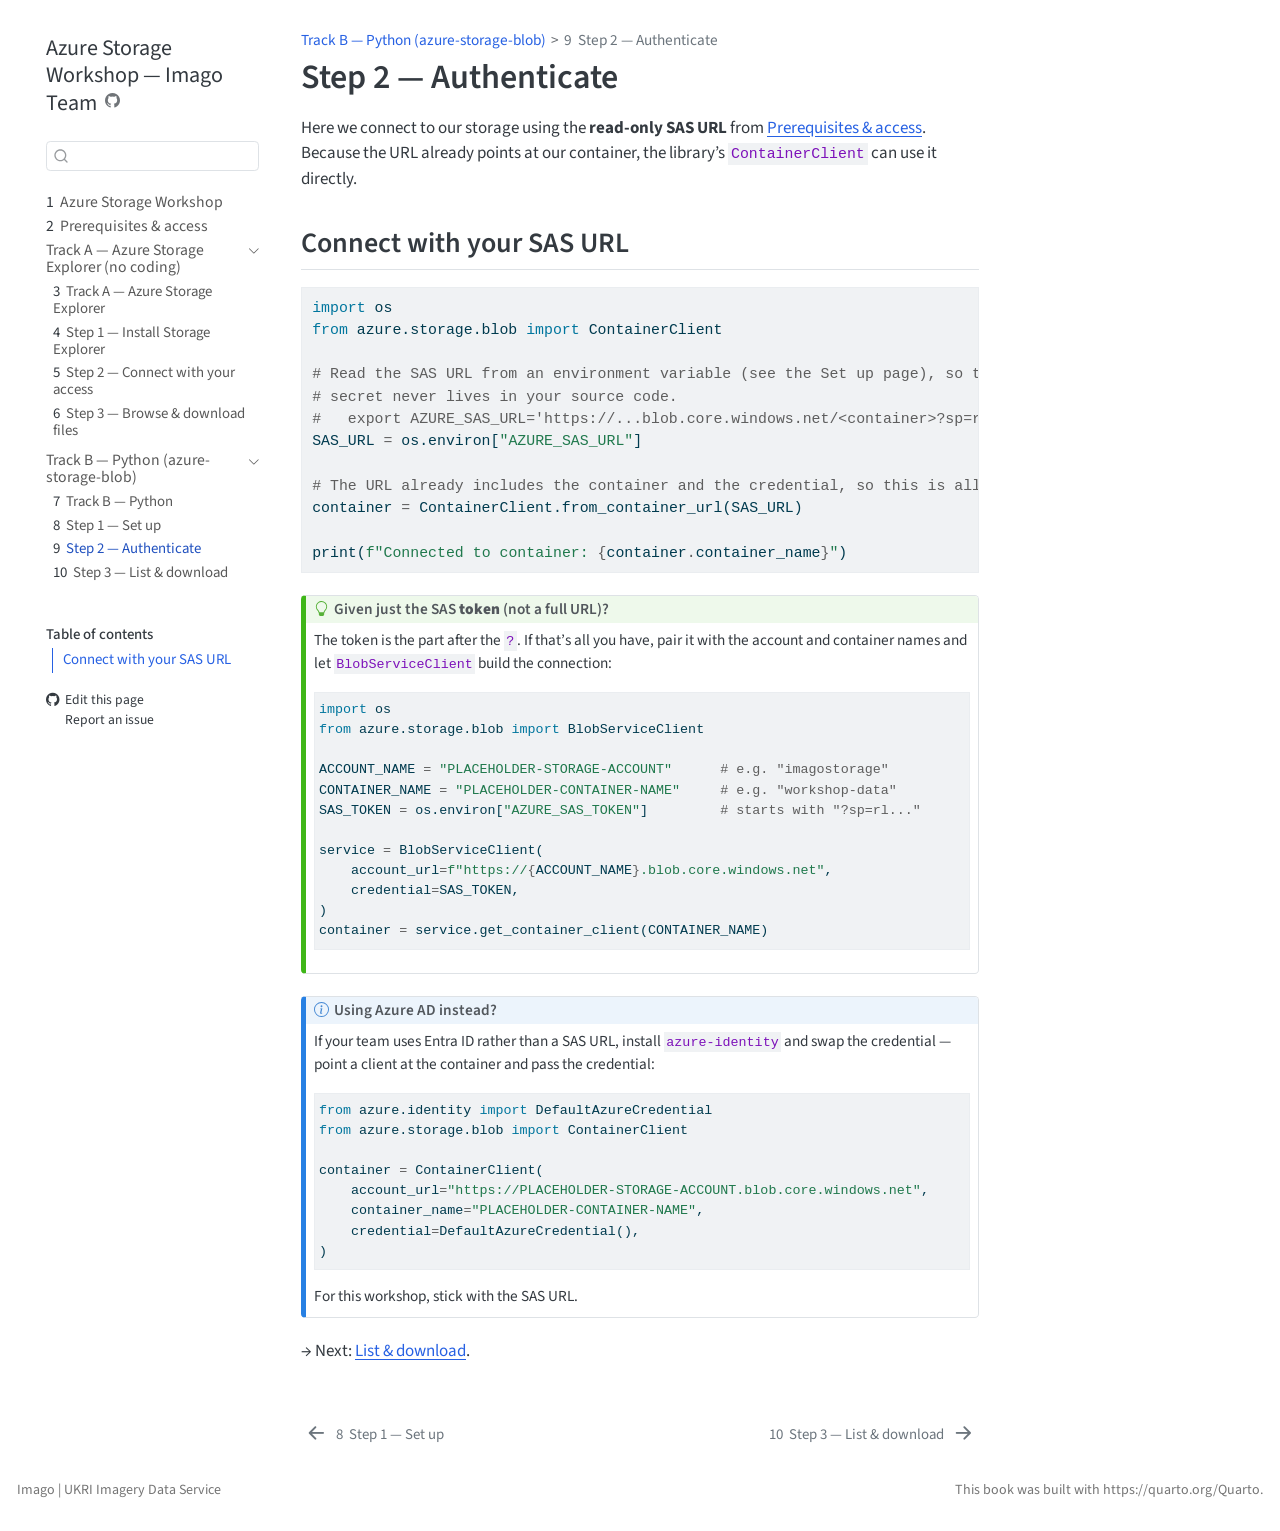
<file: docs/track-b/authenticate.html>
<!DOCTYPE html>
<html xmlns="http://www.w3.org/1999/xhtml" lang="en" xml:lang="en"><head>

<meta charset="utf-8">
<meta name="generator" content="quarto-1.8.27">

<meta name="viewport" content="width=device-width, initial-scale=1.0, user-scalable=yes">


<title>Step 2 — Authenticate – Azure Storage Workshop — Imago Team</title>
<style>
code{white-space: pre-wrap;}
span.smallcaps{font-variant: small-caps;}
div.columns{display: flex; gap: min(4vw, 1.5em);}
div.column{flex: auto; overflow-x: auto;}
div.hanging-indent{margin-left: 1.5em; text-indent: -1.5em;}
ul.task-list{list-style: none;}
ul.task-list li input[type="checkbox"] {
  width: 0.8em;
  margin: 0 0.8em 0.2em -1em; /* quarto-specific, see https://github.com/quarto-dev/quarto-cli/issues/4556 */ 
  vertical-align: middle;
}
/* CSS for syntax highlighting */
html { -webkit-text-size-adjust: 100%; }
pre > code.sourceCode { white-space: pre; position: relative; }
pre > code.sourceCode > span { display: inline-block; line-height: 1.25; }
pre > code.sourceCode > span:empty { height: 1.2em; }
.sourceCode { overflow: visible; }
code.sourceCode > span { color: inherit; text-decoration: inherit; }
div.sourceCode { margin: 1em 0; }
pre.sourceCode { margin: 0; }
@media screen {
div.sourceCode { overflow: auto; }
}
@media print {
pre > code.sourceCode { white-space: pre-wrap; }
pre > code.sourceCode > span { text-indent: -5em; padding-left: 5em; }
}
pre.numberSource code
  { counter-reset: source-line 0; }
pre.numberSource code > span
  { position: relative; left: -4em; counter-increment: source-line; }
pre.numberSource code > span > a:first-child::before
  { content: counter(source-line);
    position: relative; left: -1em; text-align: right; vertical-align: baseline;
    border: none; display: inline-block;
    -webkit-touch-callout: none; -webkit-user-select: none;
    -khtml-user-select: none; -moz-user-select: none;
    -ms-user-select: none; user-select: none;
    padding: 0 4px; width: 4em;
  }
pre.numberSource { margin-left: 3em;  padding-left: 4px; }
div.sourceCode
  {   }
@media screen {
pre > code.sourceCode > span > a:first-child::before { text-decoration: underline; }
}
</style>


<script src="../site_libs/quarto-nav/quarto-nav.js"></script>
<script src="../site_libs/quarto-nav/headroom.min.js"></script>
<script src="../site_libs/clipboard/clipboard.min.js"></script>
<script src="../site_libs/quarto-search/autocomplete.umd.js"></script>
<script src="../site_libs/quarto-search/fuse.min.js"></script>
<script src="../site_libs/quarto-search/quarto-search.js"></script>
<meta name="quarto:offset" content="../">
<link href="../track-b/list-download.html" rel="next">
<link href="../track-b/setup.html" rel="prev">
<link href="../assets/Imago-logo.png" rel="icon" type="image/png">
<script src="../site_libs/quarto-html/quarto.js" type="module"></script>
<script src="../site_libs/quarto-html/tabsets/tabsets.js" type="module"></script>
<script src="../site_libs/quarto-html/axe/axe-check.js" type="module"></script>
<script src="../site_libs/quarto-html/popper.min.js"></script>
<script src="../site_libs/quarto-html/tippy.umd.min.js"></script>
<script src="../site_libs/quarto-html/anchor.min.js"></script>
<link href="../site_libs/quarto-html/tippy.css" rel="stylesheet">
<link href="../site_libs/quarto-html/quarto-syntax-highlighting-ed96de9b727972fe78a7b5d16c58bf87.css" rel="stylesheet" id="quarto-text-highlighting-styles">
<script src="../site_libs/bootstrap/bootstrap.min.js"></script>
<link href="../site_libs/bootstrap/bootstrap-icons.css" rel="stylesheet">
<link href="../site_libs/bootstrap/bootstrap-0cb4c2277ae696d2244f88e65b6d4bdd.min.css" rel="stylesheet" append-hash="true" id="quarto-bootstrap" data-mode="light">
<script id="quarto-search-options" type="application/json">{
  "location": "sidebar",
  "copy-button": false,
  "collapse-after": 3,
  "panel-placement": "start",
  "type": "textbox",
  "limit": 50,
  "keyboard-shortcut": [
    "f",
    "/",
    "s"
  ],
  "show-item-context": false,
  "language": {
    "search-no-results-text": "No results",
    "search-matching-documents-text": "matching documents",
    "search-copy-link-title": "Copy link to search",
    "search-hide-matches-text": "Hide additional matches",
    "search-more-match-text": "more match in this document",
    "search-more-matches-text": "more matches in this document",
    "search-clear-button-title": "Clear",
    "search-text-placeholder": "",
    "search-detached-cancel-button-title": "Cancel",
    "search-submit-button-title": "Submit",
    "search-label": "Search"
  }
}</script>


<link rel="stylesheet" href="../styles.css">
</head>

<body class="nav-sidebar floating quarto-light">

<div id="quarto-search-results"></div>
  <header id="quarto-header" class="headroom fixed-top">
  <nav class="quarto-secondary-nav">
    <div class="container-fluid d-flex">
      <button type="button" class="quarto-btn-toggle btn" data-bs-toggle="collapse" role="button" data-bs-target=".quarto-sidebar-collapse-item" aria-controls="quarto-sidebar" aria-expanded="false" aria-label="Toggle sidebar navigation" onclick="if (window.quartoToggleHeadroom) { window.quartoToggleHeadroom(); }">
        <i class="bi bi-layout-text-sidebar-reverse"></i>
      </button>
        <nav class="quarto-page-breadcrumbs" aria-label="breadcrumb"><ol class="breadcrumb"><li class="breadcrumb-item"><a href="../track-b/index.html">Track B — Python (azure-storage-blob)</a></li><li class="breadcrumb-item"><a href="../track-b/authenticate.html"><span class="chapter-number">9</span>&nbsp; <span class="chapter-title">Step 2 — Authenticate</span></a></li></ol></nav>
        <a class="flex-grow-1" role="navigation" data-bs-toggle="collapse" data-bs-target=".quarto-sidebar-collapse-item" aria-controls="quarto-sidebar" aria-expanded="false" aria-label="Toggle sidebar navigation" onclick="if (window.quartoToggleHeadroom) { window.quartoToggleHeadroom(); }">      
        </a>
      <button type="button" class="btn quarto-search-button" aria-label="Search" onclick="window.quartoOpenSearch();">
        <i class="bi bi-search"></i>
      </button>
    </div>
  </nav>
</header>
<!-- content -->
<div id="quarto-content" class="quarto-container page-columns page-rows-contents page-layout-article">
<!-- sidebar -->
  <nav id="quarto-sidebar" class="sidebar collapse collapse-horizontal quarto-sidebar-collapse-item sidebar-navigation floating overflow-auto">
    <div class="pt-lg-2 mt-2 text-left sidebar-header">
    <div class="sidebar-title mb-0 py-0">
      <a href="../">Azure Storage Workshop — Imago Team</a> 
        <div class="sidebar-tools-main">
    <a href="https://github.com/Imago-SDRUK/github_training" title="Source Code" class="quarto-navigation-tool px-1" aria-label="Source Code"><i class="bi bi-github"></i></a>
</div>
    </div>
      </div>
        <div class="mt-2 flex-shrink-0 align-items-center">
        <div class="sidebar-search">
        <div id="quarto-search" class="" title="Search"></div>
        </div>
        </div>
    <div class="sidebar-menu-container"> 
    <ul class="list-unstyled mt-1">
        <li class="sidebar-item">
  <div class="sidebar-item-container"> 
  <a href="../index.html" class="sidebar-item-text sidebar-link">
 <span class="menu-text"><span class="chapter-number">1</span>&nbsp; <span class="chapter-title">Azure Storage Workshop</span></span></a>
  </div>
</li>
        <li class="sidebar-item">
  <div class="sidebar-item-container"> 
  <a href="../prerequisites.html" class="sidebar-item-text sidebar-link">
 <span class="menu-text"><span class="chapter-number">2</span>&nbsp; <span class="chapter-title">Prerequisites &amp; access</span></span></a>
  </div>
</li>
        <li class="sidebar-item sidebar-item-section">
      <div class="sidebar-item-container"> 
            <a class="sidebar-item-text sidebar-link text-start" data-bs-toggle="collapse" data-bs-target="#quarto-sidebar-section-1" role="navigation" aria-expanded="true">
 <span class="menu-text">Track A — Azure Storage Explorer (no coding)</span></a>
          <a class="sidebar-item-toggle text-start" data-bs-toggle="collapse" data-bs-target="#quarto-sidebar-section-1" role="navigation" aria-expanded="true" aria-label="Toggle section">
            <i class="bi bi-chevron-right ms-2"></i>
          </a> 
      </div>
      <ul id="quarto-sidebar-section-1" class="collapse list-unstyled sidebar-section depth1 show">  
          <li class="sidebar-item">
  <div class="sidebar-item-container"> 
  <a href="../track-a/index.html" class="sidebar-item-text sidebar-link">
 <span class="menu-text"><span class="chapter-number">3</span>&nbsp; <span class="chapter-title">Track A — Azure Storage Explorer</span></span></a>
  </div>
</li>
          <li class="sidebar-item">
  <div class="sidebar-item-container"> 
  <a href="../track-a/install.html" class="sidebar-item-text sidebar-link">
 <span class="menu-text"><span class="chapter-number">4</span>&nbsp; <span class="chapter-title">Step 1 — Install Storage Explorer</span></span></a>
  </div>
</li>
          <li class="sidebar-item">
  <div class="sidebar-item-container"> 
  <a href="../track-a/connect.html" class="sidebar-item-text sidebar-link">
 <span class="menu-text"><span class="chapter-number">5</span>&nbsp; <span class="chapter-title">Step 2 — Connect with your access</span></span></a>
  </div>
</li>
          <li class="sidebar-item">
  <div class="sidebar-item-container"> 
  <a href="../track-a/browse-download.html" class="sidebar-item-text sidebar-link">
 <span class="menu-text"><span class="chapter-number">6</span>&nbsp; <span class="chapter-title">Step 3 — Browse &amp; download files</span></span></a>
  </div>
</li>
      </ul>
  </li>
        <li class="sidebar-item sidebar-item-section">
      <div class="sidebar-item-container"> 
            <a class="sidebar-item-text sidebar-link text-start" data-bs-toggle="collapse" data-bs-target="#quarto-sidebar-section-2" role="navigation" aria-expanded="true">
 <span class="menu-text">Track B — Python (azure-storage-blob)</span></a>
          <a class="sidebar-item-toggle text-start" data-bs-toggle="collapse" data-bs-target="#quarto-sidebar-section-2" role="navigation" aria-expanded="true" aria-label="Toggle section">
            <i class="bi bi-chevron-right ms-2"></i>
          </a> 
      </div>
      <ul id="quarto-sidebar-section-2" class="collapse list-unstyled sidebar-section depth1 show">  
          <li class="sidebar-item">
  <div class="sidebar-item-container"> 
  <a href="../track-b/index.html" class="sidebar-item-text sidebar-link">
 <span class="menu-text"><span class="chapter-number">7</span>&nbsp; <span class="chapter-title">Track B — Python</span></span></a>
  </div>
</li>
          <li class="sidebar-item">
  <div class="sidebar-item-container"> 
  <a href="../track-b/setup.html" class="sidebar-item-text sidebar-link">
 <span class="menu-text"><span class="chapter-number">8</span>&nbsp; <span class="chapter-title">Step 1 — Set up</span></span></a>
  </div>
</li>
          <li class="sidebar-item">
  <div class="sidebar-item-container"> 
  <a href="../track-b/authenticate.html" class="sidebar-item-text sidebar-link active">
 <span class="menu-text"><span class="chapter-number">9</span>&nbsp; <span class="chapter-title">Step 2 — Authenticate</span></span></a>
  </div>
</li>
          <li class="sidebar-item">
  <div class="sidebar-item-container"> 
  <a href="../track-b/list-download.html" class="sidebar-item-text sidebar-link">
 <span class="menu-text"><span class="chapter-number">10</span>&nbsp; <span class="chapter-title">Step 3 — List &amp; download</span></span></a>
  </div>
</li>
      </ul>
  </li>
    </ul>
    </div>
    <nav id="TOC" role="doc-toc" class="toc-active">
    <h2 id="toc-title">Table of contents</h2>
   
  <ul class="collapse">
  <li><a href="#connect-with-your-sas-url" id="toc-connect-with-your-sas-url" class="nav-link active" data-scroll-target="#connect-with-your-sas-url">Connect with your SAS URL</a></li>
  </ul>
<div class="toc-actions"><ul class="collapse"><li><a href="https://github.com/Imago-SDRUK/github_training/edit/main/track-b/authenticate.qmd" class="toc-action"><i class="bi bi-github"></i>Edit this page</a></li><li><a href="https://github.com/Imago-SDRUK/github_training/issues/new" class="toc-action"><i class="bi empty"></i>Report an issue</a></li></ul></div></nav>
</nav>
<div id="quarto-sidebar-glass" class="quarto-sidebar-collapse-item" data-bs-toggle="collapse" data-bs-target=".quarto-sidebar-collapse-item"></div>
<!-- margin-sidebar -->
    <div id="quarto-margin-sidebar" class="sidebar margin-sidebar zindex-bottom">
    </div>
<!-- main -->
<main class="content" id="quarto-document-content">

<header id="title-block-header" class="quarto-title-block default"><nav class="quarto-page-breadcrumbs quarto-title-breadcrumbs d-none d-lg-block" aria-label="breadcrumb"><ol class="breadcrumb"><li class="breadcrumb-item"><a href="../track-b/index.html">Track B — Python (azure-storage-blob)</a></li><li class="breadcrumb-item"><a href="../track-b/authenticate.html"><span class="chapter-number">9</span>&nbsp; <span class="chapter-title">Step 2 — Authenticate</span></a></li></ol></nav>
<div class="quarto-title">
<h1 class="title"><span class="chapter-title">Step 2 — Authenticate</span></h1>
</div>



<div class="quarto-title-meta">

    
  
    
  </div>
  


</header>


<p>Here we connect to our storage using the <strong>read-only SAS URL</strong> from <a href="../prerequisites.html">Prerequisites &amp; access</a>. Because the URL already points at our container, the library’s <code>ContainerClient</code> can use it directly.</p>
<section id="connect-with-your-sas-url" class="level2">
<h2 class="anchored" data-anchor-id="connect-with-your-sas-url">Connect with your SAS URL</h2>
<div class="code-copy-outer-scaffold"><div class="sourceCode" id="cb1"><pre class="sourceCode python code-with-copy"><code class="sourceCode python"><span id="cb1-1"><a href="#cb1-1" aria-hidden="true" tabindex="-1"></a><span class="im">import</span> os</span>
<span id="cb1-2"><a href="#cb1-2" aria-hidden="true" tabindex="-1"></a><span class="im">from</span> azure.storage.blob <span class="im">import</span> ContainerClient</span>
<span id="cb1-3"><a href="#cb1-3" aria-hidden="true" tabindex="-1"></a></span>
<span id="cb1-4"><a href="#cb1-4" aria-hidden="true" tabindex="-1"></a><span class="co"># Read the SAS URL from an environment variable (see the Set up page), so the</span></span>
<span id="cb1-5"><a href="#cb1-5" aria-hidden="true" tabindex="-1"></a><span class="co"># secret never lives in your source code.</span></span>
<span id="cb1-6"><a href="#cb1-6" aria-hidden="true" tabindex="-1"></a><span class="co">#   export AZURE_SAS_URL='https://...blob.core.windows.net/&lt;container&gt;?sp=rl&amp;...&amp;sig=...'</span></span>
<span id="cb1-7"><a href="#cb1-7" aria-hidden="true" tabindex="-1"></a>SAS_URL <span class="op">=</span> os.environ[<span class="st">"AZURE_SAS_URL"</span>]</span>
<span id="cb1-8"><a href="#cb1-8" aria-hidden="true" tabindex="-1"></a></span>
<span id="cb1-9"><a href="#cb1-9" aria-hidden="true" tabindex="-1"></a><span class="co"># The URL already includes the container and the credential, so this is all we need.</span></span>
<span id="cb1-10"><a href="#cb1-10" aria-hidden="true" tabindex="-1"></a>container <span class="op">=</span> ContainerClient.from_container_url(SAS_URL)</span>
<span id="cb1-11"><a href="#cb1-11" aria-hidden="true" tabindex="-1"></a></span>
<span id="cb1-12"><a href="#cb1-12" aria-hidden="true" tabindex="-1"></a><span class="bu">print</span>(<span class="ss">f"Connected to container: </span><span class="sc">{</span>container<span class="sc">.</span>container_name<span class="sc">}</span><span class="ss">"</span>)</span></code></pre></div><button title="Copy to Clipboard" class="code-copy-button"><i class="bi"></i></button></div>
<div class="callout callout-style-default callout-tip callout-titled">
<div class="callout-header d-flex align-content-center">
<div class="callout-icon-container">
<i class="callout-icon"></i>
</div>
<div class="callout-title-container flex-fill">
<span class="screen-reader-only">Tip</span>Given just the SAS <strong>token</strong> (not a full URL)?
</div>
</div>
<div class="callout-body-container callout-body">
<p>The token is the part after the <code>?</code>. If that’s all you have, pair it with the account and container names and let <code>BlobServiceClient</code> build the connection:</p>
<div class="code-copy-outer-scaffold"><div class="sourceCode" id="cb2"><pre class="sourceCode python code-with-copy"><code class="sourceCode python"><span id="cb2-1"><a href="#cb2-1" aria-hidden="true" tabindex="-1"></a><span class="im">import</span> os</span>
<span id="cb2-2"><a href="#cb2-2" aria-hidden="true" tabindex="-1"></a><span class="im">from</span> azure.storage.blob <span class="im">import</span> BlobServiceClient</span>
<span id="cb2-3"><a href="#cb2-3" aria-hidden="true" tabindex="-1"></a></span>
<span id="cb2-4"><a href="#cb2-4" aria-hidden="true" tabindex="-1"></a>ACCOUNT_NAME <span class="op">=</span> <span class="st">"PLACEHOLDER-STORAGE-ACCOUNT"</span>      <span class="co"># e.g. "imagostorage"</span></span>
<span id="cb2-5"><a href="#cb2-5" aria-hidden="true" tabindex="-1"></a>CONTAINER_NAME <span class="op">=</span> <span class="st">"PLACEHOLDER-CONTAINER-NAME"</span>     <span class="co"># e.g. "workshop-data"</span></span>
<span id="cb2-6"><a href="#cb2-6" aria-hidden="true" tabindex="-1"></a>SAS_TOKEN <span class="op">=</span> os.environ[<span class="st">"AZURE_SAS_TOKEN"</span>]         <span class="co"># starts with "?sp=rl..."</span></span>
<span id="cb2-7"><a href="#cb2-7" aria-hidden="true" tabindex="-1"></a></span>
<span id="cb2-8"><a href="#cb2-8" aria-hidden="true" tabindex="-1"></a>service <span class="op">=</span> BlobServiceClient(</span>
<span id="cb2-9"><a href="#cb2-9" aria-hidden="true" tabindex="-1"></a>    account_url<span class="op">=</span><span class="ss">f"https://</span><span class="sc">{</span>ACCOUNT_NAME<span class="sc">}</span><span class="ss">.blob.core.windows.net"</span>,</span>
<span id="cb2-10"><a href="#cb2-10" aria-hidden="true" tabindex="-1"></a>    credential<span class="op">=</span>SAS_TOKEN,</span>
<span id="cb2-11"><a href="#cb2-11" aria-hidden="true" tabindex="-1"></a>)</span>
<span id="cb2-12"><a href="#cb2-12" aria-hidden="true" tabindex="-1"></a>container <span class="op">=</span> service.get_container_client(CONTAINER_NAME)</span></code></pre></div><button title="Copy to Clipboard" class="code-copy-button"><i class="bi"></i></button></div>
</div>
</div>
<div class="callout callout-style-default callout-note callout-titled">
<div class="callout-header d-flex align-content-center">
<div class="callout-icon-container">
<i class="callout-icon"></i>
</div>
<div class="callout-title-container flex-fill">
<span class="screen-reader-only">Note</span>Using Azure AD instead?
</div>
</div>
<div class="callout-body-container callout-body">
<p>If your team uses Entra ID rather than a SAS URL, install <code>azure-identity</code> and swap the credential — point a client at the container and pass the credential:</p>
<div class="code-copy-outer-scaffold"><div class="sourceCode" id="cb3"><pre class="sourceCode python code-with-copy"><code class="sourceCode python"><span id="cb3-1"><a href="#cb3-1" aria-hidden="true" tabindex="-1"></a><span class="im">from</span> azure.identity <span class="im">import</span> DefaultAzureCredential</span>
<span id="cb3-2"><a href="#cb3-2" aria-hidden="true" tabindex="-1"></a><span class="im">from</span> azure.storage.blob <span class="im">import</span> ContainerClient</span>
<span id="cb3-3"><a href="#cb3-3" aria-hidden="true" tabindex="-1"></a></span>
<span id="cb3-4"><a href="#cb3-4" aria-hidden="true" tabindex="-1"></a>container <span class="op">=</span> ContainerClient(</span>
<span id="cb3-5"><a href="#cb3-5" aria-hidden="true" tabindex="-1"></a>    account_url<span class="op">=</span><span class="st">"https://PLACEHOLDER-STORAGE-ACCOUNT.blob.core.windows.net"</span>,</span>
<span id="cb3-6"><a href="#cb3-6" aria-hidden="true" tabindex="-1"></a>    container_name<span class="op">=</span><span class="st">"PLACEHOLDER-CONTAINER-NAME"</span>,</span>
<span id="cb3-7"><a href="#cb3-7" aria-hidden="true" tabindex="-1"></a>    credential<span class="op">=</span>DefaultAzureCredential(),</span>
<span id="cb3-8"><a href="#cb3-8" aria-hidden="true" tabindex="-1"></a>)</span></code></pre></div><button title="Copy to Clipboard" class="code-copy-button"><i class="bi"></i></button></div>
<p>For this workshop, stick with the SAS URL.</p>
</div>
</div>
<p>→ Next: <a href="../track-b/list-download.html">List &amp; download</a>.</p>


</section>

</main> <!-- /main -->
<script id="quarto-html-after-body" type="application/javascript">
  window.document.addEventListener("DOMContentLoaded", function (event) {
    const icon = "";
    const anchorJS = new window.AnchorJS();
    anchorJS.options = {
      placement: 'right',
      icon: icon
    };
    anchorJS.add('.anchored');
    const isCodeAnnotation = (el) => {
      for (const clz of el.classList) {
        if (clz.startsWith('code-annotation-')) {                     
          return true;
        }
      }
      return false;
    }
    const onCopySuccess = function(e) {
      // button target
      const button = e.trigger;
      // don't keep focus
      button.blur();
      // flash "checked"
      button.classList.add('code-copy-button-checked');
      var currentTitle = button.getAttribute("title");
      button.setAttribute("title", "Copied!");
      let tooltip;
      if (window.bootstrap) {
        button.setAttribute("data-bs-toggle", "tooltip");
        button.setAttribute("data-bs-placement", "left");
        button.setAttribute("data-bs-title", "Copied!");
        tooltip = new bootstrap.Tooltip(button, 
          { trigger: "manual", 
            customClass: "code-copy-button-tooltip",
            offset: [0, -8]});
        tooltip.show();    
      }
      setTimeout(function() {
        if (tooltip) {
          tooltip.hide();
          button.removeAttribute("data-bs-title");
          button.removeAttribute("data-bs-toggle");
          button.removeAttribute("data-bs-placement");
        }
        button.setAttribute("title", currentTitle);
        button.classList.remove('code-copy-button-checked');
      }, 1000);
      // clear code selection
      e.clearSelection();
    }
    const getTextToCopy = function(trigger) {
      const outerScaffold = trigger.parentElement.cloneNode(true);
      const codeEl = outerScaffold.querySelector('code');
      for (const childEl of codeEl.children) {
        if (isCodeAnnotation(childEl)) {
          childEl.remove();
        }
      }
      return codeEl.innerText;
    }
    const clipboard = new window.ClipboardJS('.code-copy-button:not([data-in-quarto-modal])', {
      text: getTextToCopy
    });
    clipboard.on('success', onCopySuccess);
    if (window.document.getElementById('quarto-embedded-source-code-modal')) {
      const clipboardModal = new window.ClipboardJS('.code-copy-button[data-in-quarto-modal]', {
        text: getTextToCopy,
        container: window.document.getElementById('quarto-embedded-source-code-modal')
      });
      clipboardModal.on('success', onCopySuccess);
    }
      var localhostRegex = new RegExp(/^(?:http|https):\/\/localhost\:?[0-9]*\//);
      var mailtoRegex = new RegExp(/^mailto:/);
        var filterRegex = new RegExp('/' + window.location.host + '/');
      var isInternal = (href) => {
          return filterRegex.test(href) || localhostRegex.test(href) || mailtoRegex.test(href);
      }
      // Inspect non-navigation links and adorn them if external
     var links = window.document.querySelectorAll('a[href]:not(.nav-link):not(.navbar-brand):not(.toc-action):not(.sidebar-link):not(.sidebar-item-toggle):not(.pagination-link):not(.no-external):not([aria-hidden]):not(.dropdown-item):not(.quarto-navigation-tool):not(.about-link)');
      for (var i=0; i<links.length; i++) {
        const link = links[i];
        if (!isInternal(link.href)) {
          // undo the damage that might have been done by quarto-nav.js in the case of
          // links that we want to consider external
          if (link.dataset.originalHref !== undefined) {
            link.href = link.dataset.originalHref;
          }
        }
      }
    function tippyHover(el, contentFn, onTriggerFn, onUntriggerFn) {
      const config = {
        allowHTML: true,
        maxWidth: 500,
        delay: 100,
        arrow: false,
        appendTo: function(el) {
            return el.parentElement;
        },
        interactive: true,
        interactiveBorder: 10,
        theme: 'quarto',
        placement: 'bottom-start',
      };
      if (contentFn) {
        config.content = contentFn;
      }
      if (onTriggerFn) {
        config.onTrigger = onTriggerFn;
      }
      if (onUntriggerFn) {
        config.onUntrigger = onUntriggerFn;
      }
      window.tippy(el, config); 
    }
    const noterefs = window.document.querySelectorAll('a[role="doc-noteref"]');
    for (var i=0; i<noterefs.length; i++) {
      const ref = noterefs[i];
      tippyHover(ref, function() {
        // use id or data attribute instead here
        let href = ref.getAttribute('data-footnote-href') || ref.getAttribute('href');
        try { href = new URL(href).hash; } catch {}
        const id = href.replace(/^#\/?/, "");
        const note = window.document.getElementById(id);
        if (note) {
          return note.innerHTML;
        } else {
          return "";
        }
      });
    }
    const xrefs = window.document.querySelectorAll('a.quarto-xref');
    const processXRef = (id, note) => {
      // Strip column container classes
      const stripColumnClz = (el) => {
        el.classList.remove("page-full", "page-columns");
        if (el.children) {
          for (const child of el.children) {
            stripColumnClz(child);
          }
        }
      }
      stripColumnClz(note)
      if (id === null || id.startsWith('sec-')) {
        // Special case sections, only their first couple elements
        const container = document.createElement("div");
        if (note.children && note.children.length > 2) {
          container.appendChild(note.children[0].cloneNode(true));
          for (let i = 1; i < note.children.length; i++) {
            const child = note.children[i];
            if (child.tagName === "P" && child.innerText === "") {
              continue;
            } else {
              container.appendChild(child.cloneNode(true));
              break;
            }
          }
          if (window.Quarto?.typesetMath) {
            window.Quarto.typesetMath(container);
          }
          return container.innerHTML
        } else {
          if (window.Quarto?.typesetMath) {
            window.Quarto.typesetMath(note);
          }
          return note.innerHTML;
        }
      } else {
        // Remove any anchor links if they are present
        const anchorLink = note.querySelector('a.anchorjs-link');
        if (anchorLink) {
          anchorLink.remove();
        }
        if (window.Quarto?.typesetMath) {
          window.Quarto.typesetMath(note);
        }
        if (note.classList.contains("callout")) {
          return note.outerHTML;
        } else {
          return note.innerHTML;
        }
      }
    }
    for (var i=0; i<xrefs.length; i++) {
      const xref = xrefs[i];
      tippyHover(xref, undefined, function(instance) {
        instance.disable();
        let url = xref.getAttribute('href');
        let hash = undefined; 
        if (url.startsWith('#')) {
          hash = url;
        } else {
          try { hash = new URL(url).hash; } catch {}
        }
        if (hash) {
          const id = hash.replace(/^#\/?/, "");
          const note = window.document.getElementById(id);
          if (note !== null) {
            try {
              const html = processXRef(id, note.cloneNode(true));
              instance.setContent(html);
            } finally {
              instance.enable();
              instance.show();
            }
          } else {
            // See if we can fetch this
            fetch(url.split('#')[0])
            .then(res => res.text())
            .then(html => {
              const parser = new DOMParser();
              const htmlDoc = parser.parseFromString(html, "text/html");
              const note = htmlDoc.getElementById(id);
              if (note !== null) {
                const html = processXRef(id, note);
                instance.setContent(html);
              } 
            }).finally(() => {
              instance.enable();
              instance.show();
            });
          }
        } else {
          // See if we can fetch a full url (with no hash to target)
          // This is a special case and we should probably do some content thinning / targeting
          fetch(url)
          .then(res => res.text())
          .then(html => {
            const parser = new DOMParser();
            const htmlDoc = parser.parseFromString(html, "text/html");
            const note = htmlDoc.querySelector('main.content');
            if (note !== null) {
              // This should only happen for chapter cross references
              // (since there is no id in the URL)
              // remove the first header
              if (note.children.length > 0 && note.children[0].tagName === "HEADER") {
                note.children[0].remove();
              }
              const html = processXRef(null, note);
              instance.setContent(html);
            } 
          }).finally(() => {
            instance.enable();
            instance.show();
          });
        }
      }, function(instance) {
      });
    }
        let selectedAnnoteEl;
        const selectorForAnnotation = ( cell, annotation) => {
          let cellAttr = 'data-code-cell="' + cell + '"';
          let lineAttr = 'data-code-annotation="' +  annotation + '"';
          const selector = 'span[' + cellAttr + '][' + lineAttr + ']';
          return selector;
        }
        const selectCodeLines = (annoteEl) => {
          const doc = window.document;
          const targetCell = annoteEl.getAttribute("data-target-cell");
          const targetAnnotation = annoteEl.getAttribute("data-target-annotation");
          const annoteSpan = window.document.querySelector(selectorForAnnotation(targetCell, targetAnnotation));
          const lines = annoteSpan.getAttribute("data-code-lines").split(",");
          const lineIds = lines.map((line) => {
            return targetCell + "-" + line;
          })
          let top = null;
          let height = null;
          let parent = null;
          if (lineIds.length > 0) {
              //compute the position of the single el (top and bottom and make a div)
              const el = window.document.getElementById(lineIds[0]);
              top = el.offsetTop;
              height = el.offsetHeight;
              parent = el.parentElement.parentElement;
            if (lineIds.length > 1) {
              const lastEl = window.document.getElementById(lineIds[lineIds.length - 1]);
              const bottom = lastEl.offsetTop + lastEl.offsetHeight;
              height = bottom - top;
            }
            if (top !== null && height !== null && parent !== null) {
              // cook up a div (if necessary) and position it 
              let div = window.document.getElementById("code-annotation-line-highlight");
              if (div === null) {
                div = window.document.createElement("div");
                div.setAttribute("id", "code-annotation-line-highlight");
                div.style.position = 'absolute';
                parent.appendChild(div);
              }
              div.style.top = top - 2 + "px";
              div.style.height = height + 4 + "px";
              div.style.left = 0;
              let gutterDiv = window.document.getElementById("code-annotation-line-highlight-gutter");
              if (gutterDiv === null) {
                gutterDiv = window.document.createElement("div");
                gutterDiv.setAttribute("id", "code-annotation-line-highlight-gutter");
                gutterDiv.style.position = 'absolute';
                const codeCell = window.document.getElementById(targetCell);
                const gutter = codeCell.querySelector('.code-annotation-gutter');
                gutter.appendChild(gutterDiv);
              }
              gutterDiv.style.top = top - 2 + "px";
              gutterDiv.style.height = height + 4 + "px";
            }
            selectedAnnoteEl = annoteEl;
          }
        };
        const unselectCodeLines = () => {
          const elementsIds = ["code-annotation-line-highlight", "code-annotation-line-highlight-gutter"];
          elementsIds.forEach((elId) => {
            const div = window.document.getElementById(elId);
            if (div) {
              div.remove();
            }
          });
          selectedAnnoteEl = undefined;
        };
          // Handle positioning of the toggle
      window.addEventListener(
        "resize",
        throttle(() => {
          elRect = undefined;
          if (selectedAnnoteEl) {
            selectCodeLines(selectedAnnoteEl);
          }
        }, 10)
      );
      function throttle(fn, ms) {
      let throttle = false;
      let timer;
        return (...args) => {
          if(!throttle) { // first call gets through
              fn.apply(this, args);
              throttle = true;
          } else { // all the others get throttled
              if(timer) clearTimeout(timer); // cancel #2
              timer = setTimeout(() => {
                fn.apply(this, args);
                timer = throttle = false;
              }, ms);
          }
        };
      }
        // Attach click handler to the DT
        const annoteDls = window.document.querySelectorAll('dt[data-target-cell]');
        for (const annoteDlNode of annoteDls) {
          annoteDlNode.addEventListener('click', (event) => {
            const clickedEl = event.target;
            if (clickedEl !== selectedAnnoteEl) {
              unselectCodeLines();
              const activeEl = window.document.querySelector('dt[data-target-cell].code-annotation-active');
              if (activeEl) {
                activeEl.classList.remove('code-annotation-active');
              }
              selectCodeLines(clickedEl);
              clickedEl.classList.add('code-annotation-active');
            } else {
              // Unselect the line
              unselectCodeLines();
              clickedEl.classList.remove('code-annotation-active');
            }
          });
        }
    const findCites = (el) => {
      const parentEl = el.parentElement;
      if (parentEl) {
        const cites = parentEl.dataset.cites;
        if (cites) {
          return {
            el,
            cites: cites.split(' ')
          };
        } else {
          return findCites(el.parentElement)
        }
      } else {
        return undefined;
      }
    };
    var bibliorefs = window.document.querySelectorAll('a[role="doc-biblioref"]');
    for (var i=0; i<bibliorefs.length; i++) {
      const ref = bibliorefs[i];
      const citeInfo = findCites(ref);
      if (citeInfo) {
        tippyHover(citeInfo.el, function() {
          var popup = window.document.createElement('div');
          citeInfo.cites.forEach(function(cite) {
            var citeDiv = window.document.createElement('div');
            citeDiv.classList.add('hanging-indent');
            citeDiv.classList.add('csl-entry');
            var biblioDiv = window.document.getElementById('ref-' + cite);
            if (biblioDiv) {
              citeDiv.innerHTML = biblioDiv.innerHTML;
            }
            popup.appendChild(citeDiv);
          });
          return popup.innerHTML;
        });
      }
    }
  });
  </script>
<nav class="page-navigation">
  <div class="nav-page nav-page-previous">
      <a href="../track-b/setup.html" class="pagination-link" aria-label="Step 1 — Set up">
        <i class="bi bi-arrow-left-short"></i> <span class="nav-page-text"><span class="chapter-number">8</span>&nbsp; <span class="chapter-title">Step 1 — Set up</span></span>
      </a>          
  </div>
  <div class="nav-page nav-page-next">
      <a href="../track-b/list-download.html" class="pagination-link" aria-label="Step 3 — List &amp; download">
        <span class="nav-page-text"><span class="chapter-number">10</span>&nbsp; <span class="chapter-title">Step 3 — List &amp; download</span></span> <i class="bi bi-arrow-right-short"></i>
      </a>
  </div>
</nav>
</div> <!-- /content -->
<footer class="footer">
  <div class="nav-footer">
    <div class="nav-footer-left">
<p>Imago | UKRI Imagery Data Service</p>
</div>   
    <div class="nav-footer-center">
      &nbsp;
    <div class="toc-actions d-sm-block d-md-none"><ul><li><a href="https://github.com/Imago-SDRUK/github_training/edit/main/track-b/authenticate.qmd" class="toc-action"><i class="bi bi-github"></i>Edit this page</a></li><li><a href="https://github.com/Imago-SDRUK/github_training/issues/new" class="toc-action"><i class="bi empty"></i>Report an issue</a></li></ul></div></div>
    <div class="nav-footer-right">
<p>This book was built with https://quarto.org/Quarto.</p>
</div>
  </div>
</footer>




</body></html>
</file>
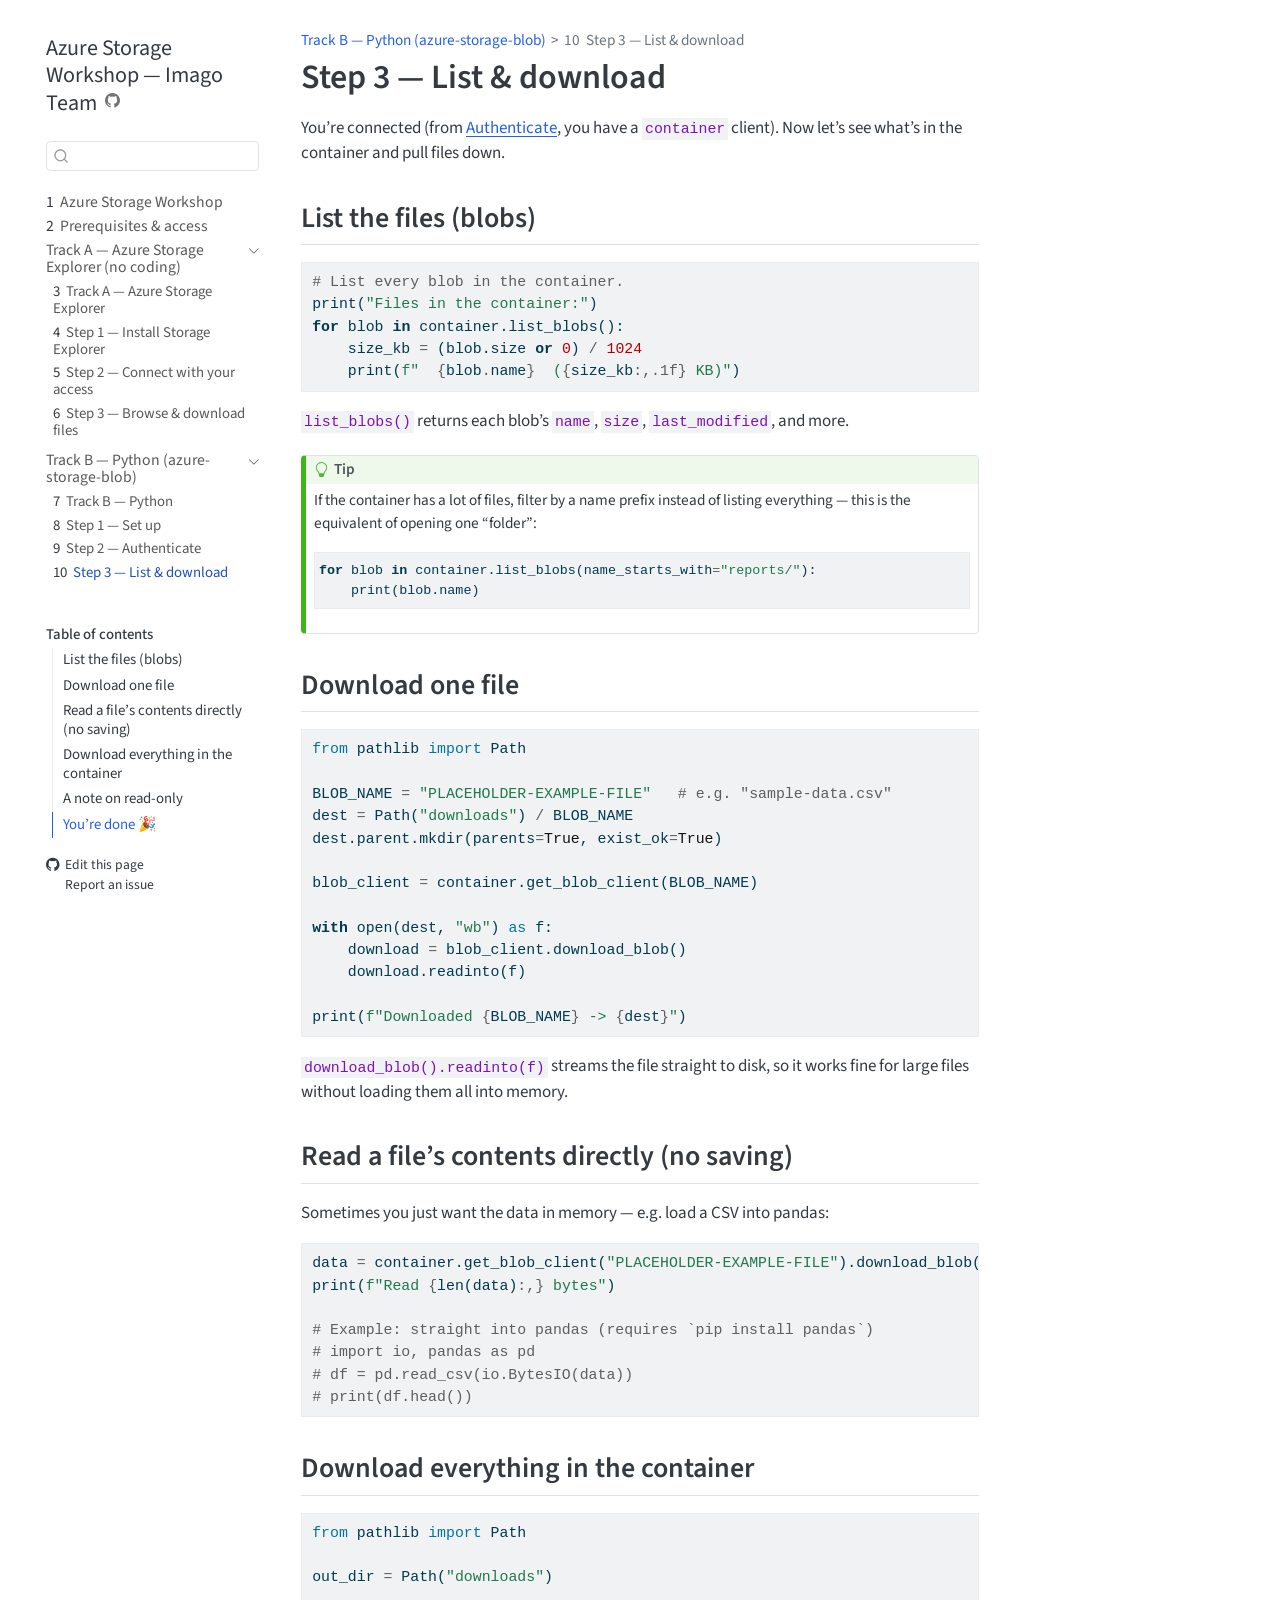
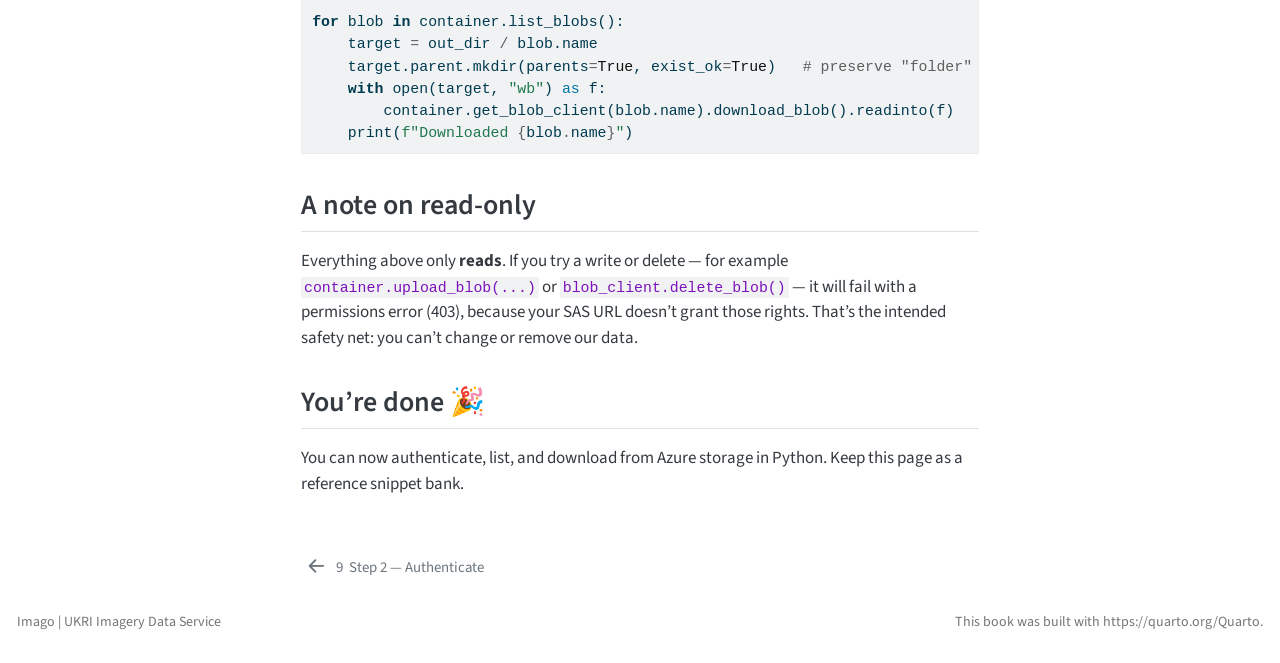
<file: docs/track-b/list-download.html>
<!DOCTYPE html>
<html xmlns="http://www.w3.org/1999/xhtml" lang="en" xml:lang="en"><head>

<meta charset="utf-8">
<meta name="generator" content="quarto-1.8.27">

<meta name="viewport" content="width=device-width, initial-scale=1.0, user-scalable=yes">


<title>Step 3 — List &amp; download – Azure Storage Workshop — Imago Team</title>
<style>
code{white-space: pre-wrap;}
span.smallcaps{font-variant: small-caps;}
div.columns{display: flex; gap: min(4vw, 1.5em);}
div.column{flex: auto; overflow-x: auto;}
div.hanging-indent{margin-left: 1.5em; text-indent: -1.5em;}
ul.task-list{list-style: none;}
ul.task-list li input[type="checkbox"] {
  width: 0.8em;
  margin: 0 0.8em 0.2em -1em; /* quarto-specific, see https://github.com/quarto-dev/quarto-cli/issues/4556 */ 
  vertical-align: middle;
}
/* CSS for syntax highlighting */
html { -webkit-text-size-adjust: 100%; }
pre > code.sourceCode { white-space: pre; position: relative; }
pre > code.sourceCode > span { display: inline-block; line-height: 1.25; }
pre > code.sourceCode > span:empty { height: 1.2em; }
.sourceCode { overflow: visible; }
code.sourceCode > span { color: inherit; text-decoration: inherit; }
div.sourceCode { margin: 1em 0; }
pre.sourceCode { margin: 0; }
@media screen {
div.sourceCode { overflow: auto; }
}
@media print {
pre > code.sourceCode { white-space: pre-wrap; }
pre > code.sourceCode > span { text-indent: -5em; padding-left: 5em; }
}
pre.numberSource code
  { counter-reset: source-line 0; }
pre.numberSource code > span
  { position: relative; left: -4em; counter-increment: source-line; }
pre.numberSource code > span > a:first-child::before
  { content: counter(source-line);
    position: relative; left: -1em; text-align: right; vertical-align: baseline;
    border: none; display: inline-block;
    -webkit-touch-callout: none; -webkit-user-select: none;
    -khtml-user-select: none; -moz-user-select: none;
    -ms-user-select: none; user-select: none;
    padding: 0 4px; width: 4em;
  }
pre.numberSource { margin-left: 3em;  padding-left: 4px; }
div.sourceCode
  {   }
@media screen {
pre > code.sourceCode > span > a:first-child::before { text-decoration: underline; }
}
</style>


<script src="../site_libs/quarto-nav/quarto-nav.js"></script>
<script src="../site_libs/quarto-nav/headroom.min.js"></script>
<script src="../site_libs/clipboard/clipboard.min.js"></script>
<script src="../site_libs/quarto-search/autocomplete.umd.js"></script>
<script src="../site_libs/quarto-search/fuse.min.js"></script>
<script src="../site_libs/quarto-search/quarto-search.js"></script>
<meta name="quarto:offset" content="../">
<link href="../track-b/authenticate.html" rel="prev">
<link href="../assets/Imago-logo.png" rel="icon" type="image/png">
<script src="../site_libs/quarto-html/quarto.js" type="module"></script>
<script src="../site_libs/quarto-html/tabsets/tabsets.js" type="module"></script>
<script src="../site_libs/quarto-html/axe/axe-check.js" type="module"></script>
<script src="../site_libs/quarto-html/popper.min.js"></script>
<script src="../site_libs/quarto-html/tippy.umd.min.js"></script>
<script src="../site_libs/quarto-html/anchor.min.js"></script>
<link href="../site_libs/quarto-html/tippy.css" rel="stylesheet">
<link href="../site_libs/quarto-html/quarto-syntax-highlighting-ed96de9b727972fe78a7b5d16c58bf87.css" rel="stylesheet" id="quarto-text-highlighting-styles">
<script src="../site_libs/bootstrap/bootstrap.min.js"></script>
<link href="../site_libs/bootstrap/bootstrap-icons.css" rel="stylesheet">
<link href="../site_libs/bootstrap/bootstrap-0cb4c2277ae696d2244f88e65b6d4bdd.min.css" rel="stylesheet" append-hash="true" id="quarto-bootstrap" data-mode="light">
<script id="quarto-search-options" type="application/json">{
  "location": "sidebar",
  "copy-button": false,
  "collapse-after": 3,
  "panel-placement": "start",
  "type": "textbox",
  "limit": 50,
  "keyboard-shortcut": [
    "f",
    "/",
    "s"
  ],
  "show-item-context": false,
  "language": {
    "search-no-results-text": "No results",
    "search-matching-documents-text": "matching documents",
    "search-copy-link-title": "Copy link to search",
    "search-hide-matches-text": "Hide additional matches",
    "search-more-match-text": "more match in this document",
    "search-more-matches-text": "more matches in this document",
    "search-clear-button-title": "Clear",
    "search-text-placeholder": "",
    "search-detached-cancel-button-title": "Cancel",
    "search-submit-button-title": "Submit",
    "search-label": "Search"
  }
}</script>


<link rel="stylesheet" href="../styles.css">
</head>

<body class="nav-sidebar floating quarto-light">

<div id="quarto-search-results"></div>
  <header id="quarto-header" class="headroom fixed-top">
  <nav class="quarto-secondary-nav">
    <div class="container-fluid d-flex">
      <button type="button" class="quarto-btn-toggle btn" data-bs-toggle="collapse" role="button" data-bs-target=".quarto-sidebar-collapse-item" aria-controls="quarto-sidebar" aria-expanded="false" aria-label="Toggle sidebar navigation" onclick="if (window.quartoToggleHeadroom) { window.quartoToggleHeadroom(); }">
        <i class="bi bi-layout-text-sidebar-reverse"></i>
      </button>
        <nav class="quarto-page-breadcrumbs" aria-label="breadcrumb"><ol class="breadcrumb"><li class="breadcrumb-item"><a href="../track-b/index.html">Track B — Python (azure-storage-blob)</a></li><li class="breadcrumb-item"><a href="../track-b/list-download.html"><span class="chapter-number">10</span>&nbsp; <span class="chapter-title">Step 3 — List &amp; download</span></a></li></ol></nav>
        <a class="flex-grow-1" role="navigation" data-bs-toggle="collapse" data-bs-target=".quarto-sidebar-collapse-item" aria-controls="quarto-sidebar" aria-expanded="false" aria-label="Toggle sidebar navigation" onclick="if (window.quartoToggleHeadroom) { window.quartoToggleHeadroom(); }">      
        </a>
      <button type="button" class="btn quarto-search-button" aria-label="Search" onclick="window.quartoOpenSearch();">
        <i class="bi bi-search"></i>
      </button>
    </div>
  </nav>
</header>
<!-- content -->
<div id="quarto-content" class="quarto-container page-columns page-rows-contents page-layout-article">
<!-- sidebar -->
  <nav id="quarto-sidebar" class="sidebar collapse collapse-horizontal quarto-sidebar-collapse-item sidebar-navigation floating overflow-auto">
    <div class="pt-lg-2 mt-2 text-left sidebar-header">
    <div class="sidebar-title mb-0 py-0">
      <a href="../">Azure Storage Workshop — Imago Team</a> 
        <div class="sidebar-tools-main">
    <a href="https://github.com/Imago-SDRUK/github_training" title="Source Code" class="quarto-navigation-tool px-1" aria-label="Source Code"><i class="bi bi-github"></i></a>
</div>
    </div>
      </div>
        <div class="mt-2 flex-shrink-0 align-items-center">
        <div class="sidebar-search">
        <div id="quarto-search" class="" title="Search"></div>
        </div>
        </div>
    <div class="sidebar-menu-container"> 
    <ul class="list-unstyled mt-1">
        <li class="sidebar-item">
  <div class="sidebar-item-container"> 
  <a href="../index.html" class="sidebar-item-text sidebar-link">
 <span class="menu-text"><span class="chapter-number">1</span>&nbsp; <span class="chapter-title">Azure Storage Workshop</span></span></a>
  </div>
</li>
        <li class="sidebar-item">
  <div class="sidebar-item-container"> 
  <a href="../prerequisites.html" class="sidebar-item-text sidebar-link">
 <span class="menu-text"><span class="chapter-number">2</span>&nbsp; <span class="chapter-title">Prerequisites &amp; access</span></span></a>
  </div>
</li>
        <li class="sidebar-item sidebar-item-section">
      <div class="sidebar-item-container"> 
            <a class="sidebar-item-text sidebar-link text-start" data-bs-toggle="collapse" data-bs-target="#quarto-sidebar-section-1" role="navigation" aria-expanded="true">
 <span class="menu-text">Track A — Azure Storage Explorer (no coding)</span></a>
          <a class="sidebar-item-toggle text-start" data-bs-toggle="collapse" data-bs-target="#quarto-sidebar-section-1" role="navigation" aria-expanded="true" aria-label="Toggle section">
            <i class="bi bi-chevron-right ms-2"></i>
          </a> 
      </div>
      <ul id="quarto-sidebar-section-1" class="collapse list-unstyled sidebar-section depth1 show">  
          <li class="sidebar-item">
  <div class="sidebar-item-container"> 
  <a href="../track-a/index.html" class="sidebar-item-text sidebar-link">
 <span class="menu-text"><span class="chapter-number">3</span>&nbsp; <span class="chapter-title">Track A — Azure Storage Explorer</span></span></a>
  </div>
</li>
          <li class="sidebar-item">
  <div class="sidebar-item-container"> 
  <a href="../track-a/install.html" class="sidebar-item-text sidebar-link">
 <span class="menu-text"><span class="chapter-number">4</span>&nbsp; <span class="chapter-title">Step 1 — Install Storage Explorer</span></span></a>
  </div>
</li>
          <li class="sidebar-item">
  <div class="sidebar-item-container"> 
  <a href="../track-a/connect.html" class="sidebar-item-text sidebar-link">
 <span class="menu-text"><span class="chapter-number">5</span>&nbsp; <span class="chapter-title">Step 2 — Connect with your access</span></span></a>
  </div>
</li>
          <li class="sidebar-item">
  <div class="sidebar-item-container"> 
  <a href="../track-a/browse-download.html" class="sidebar-item-text sidebar-link">
 <span class="menu-text"><span class="chapter-number">6</span>&nbsp; <span class="chapter-title">Step 3 — Browse &amp; download files</span></span></a>
  </div>
</li>
      </ul>
  </li>
        <li class="sidebar-item sidebar-item-section">
      <div class="sidebar-item-container"> 
            <a class="sidebar-item-text sidebar-link text-start" data-bs-toggle="collapse" data-bs-target="#quarto-sidebar-section-2" role="navigation" aria-expanded="true">
 <span class="menu-text">Track B — Python (azure-storage-blob)</span></a>
          <a class="sidebar-item-toggle text-start" data-bs-toggle="collapse" data-bs-target="#quarto-sidebar-section-2" role="navigation" aria-expanded="true" aria-label="Toggle section">
            <i class="bi bi-chevron-right ms-2"></i>
          </a> 
      </div>
      <ul id="quarto-sidebar-section-2" class="collapse list-unstyled sidebar-section depth1 show">  
          <li class="sidebar-item">
  <div class="sidebar-item-container"> 
  <a href="../track-b/index.html" class="sidebar-item-text sidebar-link">
 <span class="menu-text"><span class="chapter-number">7</span>&nbsp; <span class="chapter-title">Track B — Python</span></span></a>
  </div>
</li>
          <li class="sidebar-item">
  <div class="sidebar-item-container"> 
  <a href="../track-b/setup.html" class="sidebar-item-text sidebar-link">
 <span class="menu-text"><span class="chapter-number">8</span>&nbsp; <span class="chapter-title">Step 1 — Set up</span></span></a>
  </div>
</li>
          <li class="sidebar-item">
  <div class="sidebar-item-container"> 
  <a href="../track-b/authenticate.html" class="sidebar-item-text sidebar-link">
 <span class="menu-text"><span class="chapter-number">9</span>&nbsp; <span class="chapter-title">Step 2 — Authenticate</span></span></a>
  </div>
</li>
          <li class="sidebar-item">
  <div class="sidebar-item-container"> 
  <a href="../track-b/list-download.html" class="sidebar-item-text sidebar-link active">
 <span class="menu-text"><span class="chapter-number">10</span>&nbsp; <span class="chapter-title">Step 3 — List &amp; download</span></span></a>
  </div>
</li>
      </ul>
  </li>
    </ul>
    </div>
    <nav id="TOC" role="doc-toc" class="toc-active">
    <h2 id="toc-title">Table of contents</h2>
   
  <ul class="collapse">
  <li><a href="#list-the-files-blobs" id="toc-list-the-files-blobs" class="nav-link active" data-scroll-target="#list-the-files-blobs">List the files (blobs)</a></li>
  <li><a href="#download-one-file" id="toc-download-one-file" class="nav-link" data-scroll-target="#download-one-file">Download one file</a></li>
  <li><a href="#read-a-files-contents-directly-no-saving" id="toc-read-a-files-contents-directly-no-saving" class="nav-link" data-scroll-target="#read-a-files-contents-directly-no-saving">Read a file’s contents directly (no saving)</a></li>
  <li><a href="#download-everything-in-the-container" id="toc-download-everything-in-the-container" class="nav-link" data-scroll-target="#download-everything-in-the-container">Download everything in the container</a></li>
  <li><a href="#a-note-on-read-only" id="toc-a-note-on-read-only" class="nav-link" data-scroll-target="#a-note-on-read-only">A note on read-only</a></li>
  <li><a href="#youre-done" id="toc-youre-done" class="nav-link" data-scroll-target="#youre-done">You’re done 🎉</a></li>
  </ul>
<div class="toc-actions"><ul class="collapse"><li><a href="https://github.com/Imago-SDRUK/github_training/edit/main/track-b/list-download.qmd" class="toc-action"><i class="bi bi-github"></i>Edit this page</a></li><li><a href="https://github.com/Imago-SDRUK/github_training/issues/new" class="toc-action"><i class="bi empty"></i>Report an issue</a></li></ul></div></nav>
</nav>
<div id="quarto-sidebar-glass" class="quarto-sidebar-collapse-item" data-bs-toggle="collapse" data-bs-target=".quarto-sidebar-collapse-item"></div>
<!-- margin-sidebar -->
    <div id="quarto-margin-sidebar" class="sidebar margin-sidebar zindex-bottom">
    </div>
<!-- main -->
<main class="content" id="quarto-document-content">

<header id="title-block-header" class="quarto-title-block default"><nav class="quarto-page-breadcrumbs quarto-title-breadcrumbs d-none d-lg-block" aria-label="breadcrumb"><ol class="breadcrumb"><li class="breadcrumb-item"><a href="../track-b/index.html">Track B — Python (azure-storage-blob)</a></li><li class="breadcrumb-item"><a href="../track-b/list-download.html"><span class="chapter-number">10</span>&nbsp; <span class="chapter-title">Step 3 — List &amp; download</span></a></li></ol></nav>
<div class="quarto-title">
<h1 class="title"><span class="chapter-title">Step 3 — List &amp; download</span></h1>
</div>



<div class="quarto-title-meta">

    
  
    
  </div>
  


</header>


<p>You’re connected (from <a href="../track-b/authenticate.html">Authenticate</a>, you have a <code>container</code> client). Now let’s see what’s in the container and pull files down.</p>
<section id="list-the-files-blobs" class="level2">
<h2 class="anchored" data-anchor-id="list-the-files-blobs">List the files (blobs)</h2>
<div class="code-copy-outer-scaffold"><div class="sourceCode" id="cb1"><pre class="sourceCode python code-with-copy"><code class="sourceCode python"><span id="cb1-1"><a href="#cb1-1" aria-hidden="true" tabindex="-1"></a><span class="co"># List every blob in the container.</span></span>
<span id="cb1-2"><a href="#cb1-2" aria-hidden="true" tabindex="-1"></a><span class="bu">print</span>(<span class="st">"Files in the container:"</span>)</span>
<span id="cb1-3"><a href="#cb1-3" aria-hidden="true" tabindex="-1"></a><span class="cf">for</span> blob <span class="kw">in</span> container.list_blobs():</span>
<span id="cb1-4"><a href="#cb1-4" aria-hidden="true" tabindex="-1"></a>    size_kb <span class="op">=</span> (blob.size <span class="kw">or</span> <span class="dv">0</span>) <span class="op">/</span> <span class="dv">1024</span></span>
<span id="cb1-5"><a href="#cb1-5" aria-hidden="true" tabindex="-1"></a>    <span class="bu">print</span>(<span class="ss">f"  </span><span class="sc">{</span>blob<span class="sc">.</span>name<span class="sc">}</span><span class="ss">  (</span><span class="sc">{</span>size_kb<span class="sc">:,.1f}</span><span class="ss"> KB)"</span>)</span></code></pre></div><button title="Copy to Clipboard" class="code-copy-button"><i class="bi"></i></button></div>
<p><code>list_blobs()</code> returns each blob’s <code>name</code>, <code>size</code>, <code>last_modified</code>, and more.</p>
<div class="callout callout-style-default callout-tip callout-titled">
<div class="callout-header d-flex align-content-center">
<div class="callout-icon-container">
<i class="callout-icon"></i>
</div>
<div class="callout-title-container flex-fill">
Tip
</div>
</div>
<div class="callout-body-container callout-body">
<p>If the container has a lot of files, filter by a name prefix instead of listing everything — this is the equivalent of opening one “folder”:</p>
<div class="code-copy-outer-scaffold"><div class="sourceCode" id="cb2"><pre class="sourceCode python code-with-copy"><code class="sourceCode python"><span id="cb2-1"><a href="#cb2-1" aria-hidden="true" tabindex="-1"></a><span class="cf">for</span> blob <span class="kw">in</span> container.list_blobs(name_starts_with<span class="op">=</span><span class="st">"reports/"</span>):</span>
<span id="cb2-2"><a href="#cb2-2" aria-hidden="true" tabindex="-1"></a>    <span class="bu">print</span>(blob.name)</span></code></pre></div><button title="Copy to Clipboard" class="code-copy-button"><i class="bi"></i></button></div>
</div>
</div>
</section>
<section id="download-one-file" class="level2">
<h2 class="anchored" data-anchor-id="download-one-file">Download one file</h2>
<div class="code-copy-outer-scaffold"><div class="sourceCode" id="cb3"><pre class="sourceCode python code-with-copy"><code class="sourceCode python"><span id="cb3-1"><a href="#cb3-1" aria-hidden="true" tabindex="-1"></a><span class="im">from</span> pathlib <span class="im">import</span> Path</span>
<span id="cb3-2"><a href="#cb3-2" aria-hidden="true" tabindex="-1"></a></span>
<span id="cb3-3"><a href="#cb3-3" aria-hidden="true" tabindex="-1"></a>BLOB_NAME <span class="op">=</span> <span class="st">"PLACEHOLDER-EXAMPLE-FILE"</span>   <span class="co"># e.g. "sample-data.csv"</span></span>
<span id="cb3-4"><a href="#cb3-4" aria-hidden="true" tabindex="-1"></a>dest <span class="op">=</span> Path(<span class="st">"downloads"</span>) <span class="op">/</span> BLOB_NAME</span>
<span id="cb3-5"><a href="#cb3-5" aria-hidden="true" tabindex="-1"></a>dest.parent.mkdir(parents<span class="op">=</span><span class="va">True</span>, exist_ok<span class="op">=</span><span class="va">True</span>)</span>
<span id="cb3-6"><a href="#cb3-6" aria-hidden="true" tabindex="-1"></a></span>
<span id="cb3-7"><a href="#cb3-7" aria-hidden="true" tabindex="-1"></a>blob_client <span class="op">=</span> container.get_blob_client(BLOB_NAME)</span>
<span id="cb3-8"><a href="#cb3-8" aria-hidden="true" tabindex="-1"></a></span>
<span id="cb3-9"><a href="#cb3-9" aria-hidden="true" tabindex="-1"></a><span class="cf">with</span> <span class="bu">open</span>(dest, <span class="st">"wb"</span>) <span class="im">as</span> f:</span>
<span id="cb3-10"><a href="#cb3-10" aria-hidden="true" tabindex="-1"></a>    download <span class="op">=</span> blob_client.download_blob()</span>
<span id="cb3-11"><a href="#cb3-11" aria-hidden="true" tabindex="-1"></a>    download.readinto(f)</span>
<span id="cb3-12"><a href="#cb3-12" aria-hidden="true" tabindex="-1"></a></span>
<span id="cb3-13"><a href="#cb3-13" aria-hidden="true" tabindex="-1"></a><span class="bu">print</span>(<span class="ss">f"Downloaded </span><span class="sc">{</span>BLOB_NAME<span class="sc">}</span><span class="ss"> -&gt; </span><span class="sc">{</span>dest<span class="sc">}</span><span class="ss">"</span>)</span></code></pre></div><button title="Copy to Clipboard" class="code-copy-button"><i class="bi"></i></button></div>
<p><code>download_blob().readinto(f)</code> streams the file straight to disk, so it works fine for large files without loading them all into memory.</p>
</section>
<section id="read-a-files-contents-directly-no-saving" class="level2">
<h2 class="anchored" data-anchor-id="read-a-files-contents-directly-no-saving">Read a file’s contents directly (no saving)</h2>
<p>Sometimes you just want the data in memory — e.g.&nbsp;load a CSV into pandas:</p>
<div class="code-copy-outer-scaffold"><div class="sourceCode" id="cb4"><pre class="sourceCode python code-with-copy"><code class="sourceCode python"><span id="cb4-1"><a href="#cb4-1" aria-hidden="true" tabindex="-1"></a>data <span class="op">=</span> container.get_blob_client(<span class="st">"PLACEHOLDER-EXAMPLE-FILE"</span>).download_blob().readall()</span>
<span id="cb4-2"><a href="#cb4-2" aria-hidden="true" tabindex="-1"></a><span class="bu">print</span>(<span class="ss">f"Read </span><span class="sc">{</span><span class="bu">len</span>(data)<span class="sc">:,}</span><span class="ss"> bytes"</span>)</span>
<span id="cb4-3"><a href="#cb4-3" aria-hidden="true" tabindex="-1"></a></span>
<span id="cb4-4"><a href="#cb4-4" aria-hidden="true" tabindex="-1"></a><span class="co"># Example: straight into pandas (requires `pip install pandas`)</span></span>
<span id="cb4-5"><a href="#cb4-5" aria-hidden="true" tabindex="-1"></a><span class="co"># import io, pandas as pd</span></span>
<span id="cb4-6"><a href="#cb4-6" aria-hidden="true" tabindex="-1"></a><span class="co"># df = pd.read_csv(io.BytesIO(data))</span></span>
<span id="cb4-7"><a href="#cb4-7" aria-hidden="true" tabindex="-1"></a><span class="co"># print(df.head())</span></span></code></pre></div><button title="Copy to Clipboard" class="code-copy-button"><i class="bi"></i></button></div>
</section>
<section id="download-everything-in-the-container" class="level2">
<h2 class="anchored" data-anchor-id="download-everything-in-the-container">Download everything in the container</h2>
<div class="code-copy-outer-scaffold"><div class="sourceCode" id="cb5"><pre class="sourceCode python code-with-copy"><code class="sourceCode python"><span id="cb5-1"><a href="#cb5-1" aria-hidden="true" tabindex="-1"></a><span class="im">from</span> pathlib <span class="im">import</span> Path</span>
<span id="cb5-2"><a href="#cb5-2" aria-hidden="true" tabindex="-1"></a></span>
<span id="cb5-3"><a href="#cb5-3" aria-hidden="true" tabindex="-1"></a>out_dir <span class="op">=</span> Path(<span class="st">"downloads"</span>)</span>
<span id="cb5-4"><a href="#cb5-4" aria-hidden="true" tabindex="-1"></a></span>
<span id="cb5-5"><a href="#cb5-5" aria-hidden="true" tabindex="-1"></a><span class="cf">for</span> blob <span class="kw">in</span> container.list_blobs():</span>
<span id="cb5-6"><a href="#cb5-6" aria-hidden="true" tabindex="-1"></a>    target <span class="op">=</span> out_dir <span class="op">/</span> blob.name</span>
<span id="cb5-7"><a href="#cb5-7" aria-hidden="true" tabindex="-1"></a>    target.parent.mkdir(parents<span class="op">=</span><span class="va">True</span>, exist_ok<span class="op">=</span><span class="va">True</span>)   <span class="co"># preserve "folder" structure</span></span>
<span id="cb5-8"><a href="#cb5-8" aria-hidden="true" tabindex="-1"></a>    <span class="cf">with</span> <span class="bu">open</span>(target, <span class="st">"wb"</span>) <span class="im">as</span> f:</span>
<span id="cb5-9"><a href="#cb5-9" aria-hidden="true" tabindex="-1"></a>        container.get_blob_client(blob.name).download_blob().readinto(f)</span>
<span id="cb5-10"><a href="#cb5-10" aria-hidden="true" tabindex="-1"></a>    <span class="bu">print</span>(<span class="ss">f"Downloaded </span><span class="sc">{</span>blob<span class="sc">.</span>name<span class="sc">}</span><span class="ss">"</span>)</span></code></pre></div><button title="Copy to Clipboard" class="code-copy-button"><i class="bi"></i></button></div>
</section>
<section id="a-note-on-read-only" class="level2">
<h2 class="anchored" data-anchor-id="a-note-on-read-only">A note on read-only</h2>
<p>Everything above only <strong>reads</strong>. If you try a write or delete — for example <code>container.upload_blob(...)</code> or <code>blob_client.delete_blob()</code> — it will fail with a permissions error (403), because your SAS URL doesn’t grant those rights. That’s the intended safety net: you can’t change or remove our data.</p>
</section>
<section id="youre-done" class="level2">
<h2 class="anchored" data-anchor-id="youre-done">You’re done 🎉</h2>
<p>You can now authenticate, list, and download from Azure storage in Python. Keep this page as a reference snippet bank.</p>


</section>

</main> <!-- /main -->
<script id="quarto-html-after-body" type="application/javascript">
  window.document.addEventListener("DOMContentLoaded", function (event) {
    const icon = "";
    const anchorJS = new window.AnchorJS();
    anchorJS.options = {
      placement: 'right',
      icon: icon
    };
    anchorJS.add('.anchored');
    const isCodeAnnotation = (el) => {
      for (const clz of el.classList) {
        if (clz.startsWith('code-annotation-')) {                     
          return true;
        }
      }
      return false;
    }
    const onCopySuccess = function(e) {
      // button target
      const button = e.trigger;
      // don't keep focus
      button.blur();
      // flash "checked"
      button.classList.add('code-copy-button-checked');
      var currentTitle = button.getAttribute("title");
      button.setAttribute("title", "Copied!");
      let tooltip;
      if (window.bootstrap) {
        button.setAttribute("data-bs-toggle", "tooltip");
        button.setAttribute("data-bs-placement", "left");
        button.setAttribute("data-bs-title", "Copied!");
        tooltip = new bootstrap.Tooltip(button, 
          { trigger: "manual", 
            customClass: "code-copy-button-tooltip",
            offset: [0, -8]});
        tooltip.show();    
      }
      setTimeout(function() {
        if (tooltip) {
          tooltip.hide();
          button.removeAttribute("data-bs-title");
          button.removeAttribute("data-bs-toggle");
          button.removeAttribute("data-bs-placement");
        }
        button.setAttribute("title", currentTitle);
        button.classList.remove('code-copy-button-checked');
      }, 1000);
      // clear code selection
      e.clearSelection();
    }
    const getTextToCopy = function(trigger) {
      const outerScaffold = trigger.parentElement.cloneNode(true);
      const codeEl = outerScaffold.querySelector('code');
      for (const childEl of codeEl.children) {
        if (isCodeAnnotation(childEl)) {
          childEl.remove();
        }
      }
      return codeEl.innerText;
    }
    const clipboard = new window.ClipboardJS('.code-copy-button:not([data-in-quarto-modal])', {
      text: getTextToCopy
    });
    clipboard.on('success', onCopySuccess);
    if (window.document.getElementById('quarto-embedded-source-code-modal')) {
      const clipboardModal = new window.ClipboardJS('.code-copy-button[data-in-quarto-modal]', {
        text: getTextToCopy,
        container: window.document.getElementById('quarto-embedded-source-code-modal')
      });
      clipboardModal.on('success', onCopySuccess);
    }
      var localhostRegex = new RegExp(/^(?:http|https):\/\/localhost\:?[0-9]*\//);
      var mailtoRegex = new RegExp(/^mailto:/);
        var filterRegex = new RegExp('/' + window.location.host + '/');
      var isInternal = (href) => {
          return filterRegex.test(href) || localhostRegex.test(href) || mailtoRegex.test(href);
      }
      // Inspect non-navigation links and adorn them if external
     var links = window.document.querySelectorAll('a[href]:not(.nav-link):not(.navbar-brand):not(.toc-action):not(.sidebar-link):not(.sidebar-item-toggle):not(.pagination-link):not(.no-external):not([aria-hidden]):not(.dropdown-item):not(.quarto-navigation-tool):not(.about-link)');
      for (var i=0; i<links.length; i++) {
        const link = links[i];
        if (!isInternal(link.href)) {
          // undo the damage that might have been done by quarto-nav.js in the case of
          // links that we want to consider external
          if (link.dataset.originalHref !== undefined) {
            link.href = link.dataset.originalHref;
          }
        }
      }
    function tippyHover(el, contentFn, onTriggerFn, onUntriggerFn) {
      const config = {
        allowHTML: true,
        maxWidth: 500,
        delay: 100,
        arrow: false,
        appendTo: function(el) {
            return el.parentElement;
        },
        interactive: true,
        interactiveBorder: 10,
        theme: 'quarto',
        placement: 'bottom-start',
      };
      if (contentFn) {
        config.content = contentFn;
      }
      if (onTriggerFn) {
        config.onTrigger = onTriggerFn;
      }
      if (onUntriggerFn) {
        config.onUntrigger = onUntriggerFn;
      }
      window.tippy(el, config); 
    }
    const noterefs = window.document.querySelectorAll('a[role="doc-noteref"]');
    for (var i=0; i<noterefs.length; i++) {
      const ref = noterefs[i];
      tippyHover(ref, function() {
        // use id or data attribute instead here
        let href = ref.getAttribute('data-footnote-href') || ref.getAttribute('href');
        try { href = new URL(href).hash; } catch {}
        const id = href.replace(/^#\/?/, "");
        const note = window.document.getElementById(id);
        if (note) {
          return note.innerHTML;
        } else {
          return "";
        }
      });
    }
    const xrefs = window.document.querySelectorAll('a.quarto-xref');
    const processXRef = (id, note) => {
      // Strip column container classes
      const stripColumnClz = (el) => {
        el.classList.remove("page-full", "page-columns");
        if (el.children) {
          for (const child of el.children) {
            stripColumnClz(child);
          }
        }
      }
      stripColumnClz(note)
      if (id === null || id.startsWith('sec-')) {
        // Special case sections, only their first couple elements
        const container = document.createElement("div");
        if (note.children && note.children.length > 2) {
          container.appendChild(note.children[0].cloneNode(true));
          for (let i = 1; i < note.children.length; i++) {
            const child = note.children[i];
            if (child.tagName === "P" && child.innerText === "") {
              continue;
            } else {
              container.appendChild(child.cloneNode(true));
              break;
            }
          }
          if (window.Quarto?.typesetMath) {
            window.Quarto.typesetMath(container);
          }
          return container.innerHTML
        } else {
          if (window.Quarto?.typesetMath) {
            window.Quarto.typesetMath(note);
          }
          return note.innerHTML;
        }
      } else {
        // Remove any anchor links if they are present
        const anchorLink = note.querySelector('a.anchorjs-link');
        if (anchorLink) {
          anchorLink.remove();
        }
        if (window.Quarto?.typesetMath) {
          window.Quarto.typesetMath(note);
        }
        if (note.classList.contains("callout")) {
          return note.outerHTML;
        } else {
          return note.innerHTML;
        }
      }
    }
    for (var i=0; i<xrefs.length; i++) {
      const xref = xrefs[i];
      tippyHover(xref, undefined, function(instance) {
        instance.disable();
        let url = xref.getAttribute('href');
        let hash = undefined; 
        if (url.startsWith('#')) {
          hash = url;
        } else {
          try { hash = new URL(url).hash; } catch {}
        }
        if (hash) {
          const id = hash.replace(/^#\/?/, "");
          const note = window.document.getElementById(id);
          if (note !== null) {
            try {
              const html = processXRef(id, note.cloneNode(true));
              instance.setContent(html);
            } finally {
              instance.enable();
              instance.show();
            }
          } else {
            // See if we can fetch this
            fetch(url.split('#')[0])
            .then(res => res.text())
            .then(html => {
              const parser = new DOMParser();
              const htmlDoc = parser.parseFromString(html, "text/html");
              const note = htmlDoc.getElementById(id);
              if (note !== null) {
                const html = processXRef(id, note);
                instance.setContent(html);
              } 
            }).finally(() => {
              instance.enable();
              instance.show();
            });
          }
        } else {
          // See if we can fetch a full url (with no hash to target)
          // This is a special case and we should probably do some content thinning / targeting
          fetch(url)
          .then(res => res.text())
          .then(html => {
            const parser = new DOMParser();
            const htmlDoc = parser.parseFromString(html, "text/html");
            const note = htmlDoc.querySelector('main.content');
            if (note !== null) {
              // This should only happen for chapter cross references
              // (since there is no id in the URL)
              // remove the first header
              if (note.children.length > 0 && note.children[0].tagName === "HEADER") {
                note.children[0].remove();
              }
              const html = processXRef(null, note);
              instance.setContent(html);
            } 
          }).finally(() => {
            instance.enable();
            instance.show();
          });
        }
      }, function(instance) {
      });
    }
        let selectedAnnoteEl;
        const selectorForAnnotation = ( cell, annotation) => {
          let cellAttr = 'data-code-cell="' + cell + '"';
          let lineAttr = 'data-code-annotation="' +  annotation + '"';
          const selector = 'span[' + cellAttr + '][' + lineAttr + ']';
          return selector;
        }
        const selectCodeLines = (annoteEl) => {
          const doc = window.document;
          const targetCell = annoteEl.getAttribute("data-target-cell");
          const targetAnnotation = annoteEl.getAttribute("data-target-annotation");
          const annoteSpan = window.document.querySelector(selectorForAnnotation(targetCell, targetAnnotation));
          const lines = annoteSpan.getAttribute("data-code-lines").split(",");
          const lineIds = lines.map((line) => {
            return targetCell + "-" + line;
          })
          let top = null;
          let height = null;
          let parent = null;
          if (lineIds.length > 0) {
              //compute the position of the single el (top and bottom and make a div)
              const el = window.document.getElementById(lineIds[0]);
              top = el.offsetTop;
              height = el.offsetHeight;
              parent = el.parentElement.parentElement;
            if (lineIds.length > 1) {
              const lastEl = window.document.getElementById(lineIds[lineIds.length - 1]);
              const bottom = lastEl.offsetTop + lastEl.offsetHeight;
              height = bottom - top;
            }
            if (top !== null && height !== null && parent !== null) {
              // cook up a div (if necessary) and position it 
              let div = window.document.getElementById("code-annotation-line-highlight");
              if (div === null) {
                div = window.document.createElement("div");
                div.setAttribute("id", "code-annotation-line-highlight");
                div.style.position = 'absolute';
                parent.appendChild(div);
              }
              div.style.top = top - 2 + "px";
              div.style.height = height + 4 + "px";
              div.style.left = 0;
              let gutterDiv = window.document.getElementById("code-annotation-line-highlight-gutter");
              if (gutterDiv === null) {
                gutterDiv = window.document.createElement("div");
                gutterDiv.setAttribute("id", "code-annotation-line-highlight-gutter");
                gutterDiv.style.position = 'absolute';
                const codeCell = window.document.getElementById(targetCell);
                const gutter = codeCell.querySelector('.code-annotation-gutter');
                gutter.appendChild(gutterDiv);
              }
              gutterDiv.style.top = top - 2 + "px";
              gutterDiv.style.height = height + 4 + "px";
            }
            selectedAnnoteEl = annoteEl;
          }
        };
        const unselectCodeLines = () => {
          const elementsIds = ["code-annotation-line-highlight", "code-annotation-line-highlight-gutter"];
          elementsIds.forEach((elId) => {
            const div = window.document.getElementById(elId);
            if (div) {
              div.remove();
            }
          });
          selectedAnnoteEl = undefined;
        };
          // Handle positioning of the toggle
      window.addEventListener(
        "resize",
        throttle(() => {
          elRect = undefined;
          if (selectedAnnoteEl) {
            selectCodeLines(selectedAnnoteEl);
          }
        }, 10)
      );
      function throttle(fn, ms) {
      let throttle = false;
      let timer;
        return (...args) => {
          if(!throttle) { // first call gets through
              fn.apply(this, args);
              throttle = true;
          } else { // all the others get throttled
              if(timer) clearTimeout(timer); // cancel #2
              timer = setTimeout(() => {
                fn.apply(this, args);
                timer = throttle = false;
              }, ms);
          }
        };
      }
        // Attach click handler to the DT
        const annoteDls = window.document.querySelectorAll('dt[data-target-cell]');
        for (const annoteDlNode of annoteDls) {
          annoteDlNode.addEventListener('click', (event) => {
            const clickedEl = event.target;
            if (clickedEl !== selectedAnnoteEl) {
              unselectCodeLines();
              const activeEl = window.document.querySelector('dt[data-target-cell].code-annotation-active');
              if (activeEl) {
                activeEl.classList.remove('code-annotation-active');
              }
              selectCodeLines(clickedEl);
              clickedEl.classList.add('code-annotation-active');
            } else {
              // Unselect the line
              unselectCodeLines();
              clickedEl.classList.remove('code-annotation-active');
            }
          });
        }
    const findCites = (el) => {
      const parentEl = el.parentElement;
      if (parentEl) {
        const cites = parentEl.dataset.cites;
        if (cites) {
          return {
            el,
            cites: cites.split(' ')
          };
        } else {
          return findCites(el.parentElement)
        }
      } else {
        return undefined;
      }
    };
    var bibliorefs = window.document.querySelectorAll('a[role="doc-biblioref"]');
    for (var i=0; i<bibliorefs.length; i++) {
      const ref = bibliorefs[i];
      const citeInfo = findCites(ref);
      if (citeInfo) {
        tippyHover(citeInfo.el, function() {
          var popup = window.document.createElement('div');
          citeInfo.cites.forEach(function(cite) {
            var citeDiv = window.document.createElement('div');
            citeDiv.classList.add('hanging-indent');
            citeDiv.classList.add('csl-entry');
            var biblioDiv = window.document.getElementById('ref-' + cite);
            if (biblioDiv) {
              citeDiv.innerHTML = biblioDiv.innerHTML;
            }
            popup.appendChild(citeDiv);
          });
          return popup.innerHTML;
        });
      }
    }
  });
  </script>
<nav class="page-navigation">
  <div class="nav-page nav-page-previous">
      <a href="../track-b/authenticate.html" class="pagination-link" aria-label="Step 2 — Authenticate">
        <i class="bi bi-arrow-left-short"></i> <span class="nav-page-text"><span class="chapter-number">9</span>&nbsp; <span class="chapter-title">Step 2 — Authenticate</span></span>
      </a>          
  </div>
  <div class="nav-page nav-page-next">
  </div>
</nav>
</div> <!-- /content -->
<footer class="footer">
  <div class="nav-footer">
    <div class="nav-footer-left">
<p>Imago | UKRI Imagery Data Service</p>
</div>   
    <div class="nav-footer-center">
      &nbsp;
    <div class="toc-actions d-sm-block d-md-none"><ul><li><a href="https://github.com/Imago-SDRUK/github_training/edit/main/track-b/list-download.qmd" class="toc-action"><i class="bi bi-github"></i>Edit this page</a></li><li><a href="https://github.com/Imago-SDRUK/github_training/issues/new" class="toc-action"><i class="bi empty"></i>Report an issue</a></li></ul></div></div>
    <div class="nav-footer-right">
<p>This book was built with https://quarto.org/Quarto.</p>
</div>
  </div>
</footer>




</body></html>
</file>
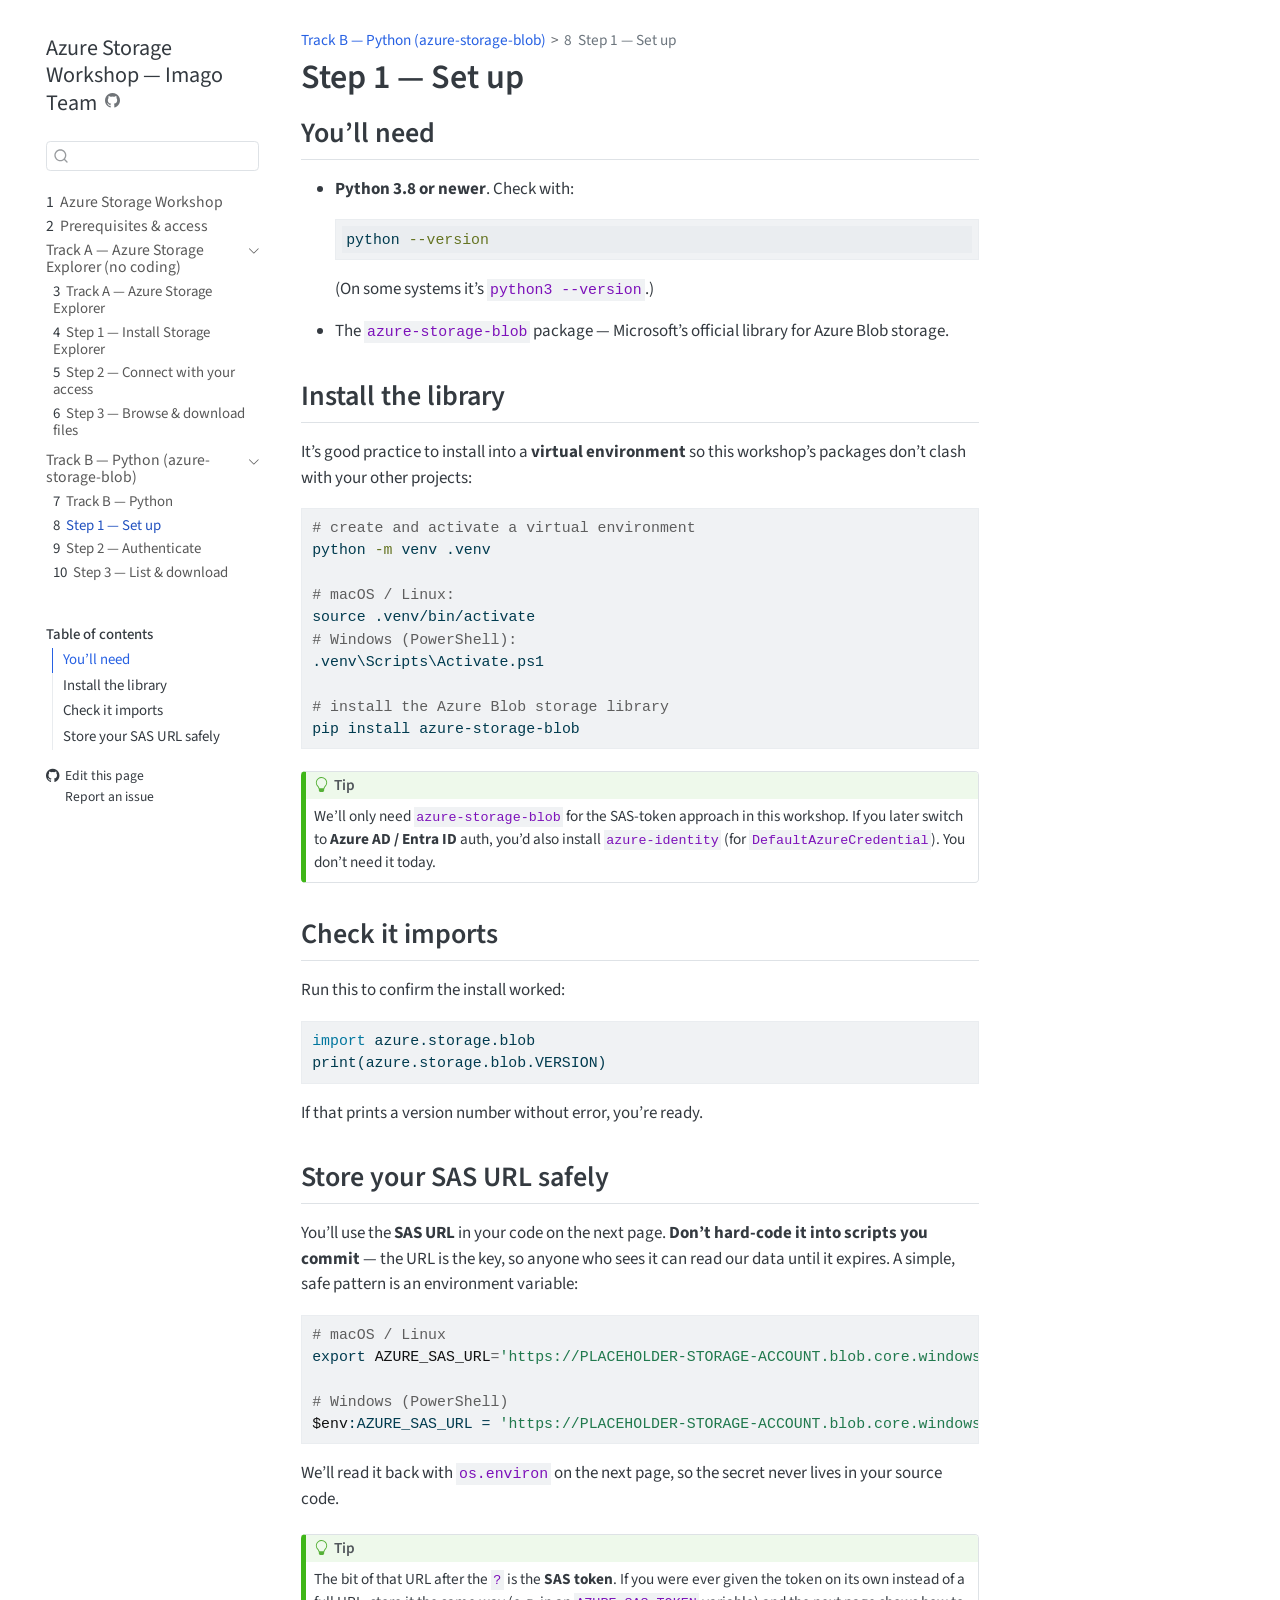
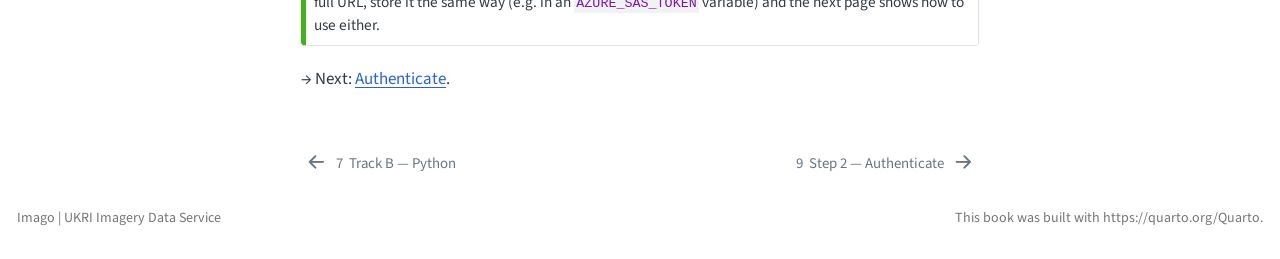
<file: docs/track-b/setup.html>
<!DOCTYPE html>
<html xmlns="http://www.w3.org/1999/xhtml" lang="en" xml:lang="en"><head>

<meta charset="utf-8">
<meta name="generator" content="quarto-1.8.27">

<meta name="viewport" content="width=device-width, initial-scale=1.0, user-scalable=yes">


<title>Step 1 — Set up – Azure Storage Workshop — Imago Team</title>
<style>
code{white-space: pre-wrap;}
span.smallcaps{font-variant: small-caps;}
div.columns{display: flex; gap: min(4vw, 1.5em);}
div.column{flex: auto; overflow-x: auto;}
div.hanging-indent{margin-left: 1.5em; text-indent: -1.5em;}
ul.task-list{list-style: none;}
ul.task-list li input[type="checkbox"] {
  width: 0.8em;
  margin: 0 0.8em 0.2em -1em; /* quarto-specific, see https://github.com/quarto-dev/quarto-cli/issues/4556 */ 
  vertical-align: middle;
}
/* CSS for syntax highlighting */
html { -webkit-text-size-adjust: 100%; }
pre > code.sourceCode { white-space: pre; position: relative; }
pre > code.sourceCode > span { display: inline-block; line-height: 1.25; }
pre > code.sourceCode > span:empty { height: 1.2em; }
.sourceCode { overflow: visible; }
code.sourceCode > span { color: inherit; text-decoration: inherit; }
div.sourceCode { margin: 1em 0; }
pre.sourceCode { margin: 0; }
@media screen {
div.sourceCode { overflow: auto; }
}
@media print {
pre > code.sourceCode { white-space: pre-wrap; }
pre > code.sourceCode > span { text-indent: -5em; padding-left: 5em; }
}
pre.numberSource code
  { counter-reset: source-line 0; }
pre.numberSource code > span
  { position: relative; left: -4em; counter-increment: source-line; }
pre.numberSource code > span > a:first-child::before
  { content: counter(source-line);
    position: relative; left: -1em; text-align: right; vertical-align: baseline;
    border: none; display: inline-block;
    -webkit-touch-callout: none; -webkit-user-select: none;
    -khtml-user-select: none; -moz-user-select: none;
    -ms-user-select: none; user-select: none;
    padding: 0 4px; width: 4em;
  }
pre.numberSource { margin-left: 3em;  padding-left: 4px; }
div.sourceCode
  {   }
@media screen {
pre > code.sourceCode > span > a:first-child::before { text-decoration: underline; }
}
</style>


<script src="../site_libs/quarto-nav/quarto-nav.js"></script>
<script src="../site_libs/quarto-nav/headroom.min.js"></script>
<script src="../site_libs/clipboard/clipboard.min.js"></script>
<script src="../site_libs/quarto-search/autocomplete.umd.js"></script>
<script src="../site_libs/quarto-search/fuse.min.js"></script>
<script src="../site_libs/quarto-search/quarto-search.js"></script>
<meta name="quarto:offset" content="../">
<link href="../track-b/authenticate.html" rel="next">
<link href="../track-b/index.html" rel="prev">
<link href="../assets/Imago-logo.png" rel="icon" type="image/png">
<script src="../site_libs/quarto-html/quarto.js" type="module"></script>
<script src="../site_libs/quarto-html/tabsets/tabsets.js" type="module"></script>
<script src="../site_libs/quarto-html/axe/axe-check.js" type="module"></script>
<script src="../site_libs/quarto-html/popper.min.js"></script>
<script src="../site_libs/quarto-html/tippy.umd.min.js"></script>
<script src="../site_libs/quarto-html/anchor.min.js"></script>
<link href="../site_libs/quarto-html/tippy.css" rel="stylesheet">
<link href="../site_libs/quarto-html/quarto-syntax-highlighting-ed96de9b727972fe78a7b5d16c58bf87.css" rel="stylesheet" id="quarto-text-highlighting-styles">
<script src="../site_libs/bootstrap/bootstrap.min.js"></script>
<link href="../site_libs/bootstrap/bootstrap-icons.css" rel="stylesheet">
<link href="../site_libs/bootstrap/bootstrap-0cb4c2277ae696d2244f88e65b6d4bdd.min.css" rel="stylesheet" append-hash="true" id="quarto-bootstrap" data-mode="light">
<script id="quarto-search-options" type="application/json">{
  "location": "sidebar",
  "copy-button": false,
  "collapse-after": 3,
  "panel-placement": "start",
  "type": "textbox",
  "limit": 50,
  "keyboard-shortcut": [
    "f",
    "/",
    "s"
  ],
  "show-item-context": false,
  "language": {
    "search-no-results-text": "No results",
    "search-matching-documents-text": "matching documents",
    "search-copy-link-title": "Copy link to search",
    "search-hide-matches-text": "Hide additional matches",
    "search-more-match-text": "more match in this document",
    "search-more-matches-text": "more matches in this document",
    "search-clear-button-title": "Clear",
    "search-text-placeholder": "",
    "search-detached-cancel-button-title": "Cancel",
    "search-submit-button-title": "Submit",
    "search-label": "Search"
  }
}</script>


<link rel="stylesheet" href="../styles.css">
</head>

<body class="nav-sidebar floating quarto-light">

<div id="quarto-search-results"></div>
  <header id="quarto-header" class="headroom fixed-top">
  <nav class="quarto-secondary-nav">
    <div class="container-fluid d-flex">
      <button type="button" class="quarto-btn-toggle btn" data-bs-toggle="collapse" role="button" data-bs-target=".quarto-sidebar-collapse-item" aria-controls="quarto-sidebar" aria-expanded="false" aria-label="Toggle sidebar navigation" onclick="if (window.quartoToggleHeadroom) { window.quartoToggleHeadroom(); }">
        <i class="bi bi-layout-text-sidebar-reverse"></i>
      </button>
        <nav class="quarto-page-breadcrumbs" aria-label="breadcrumb"><ol class="breadcrumb"><li class="breadcrumb-item"><a href="../track-b/index.html">Track B — Python (azure-storage-blob)</a></li><li class="breadcrumb-item"><a href="../track-b/setup.html"><span class="chapter-number">8</span>&nbsp; <span class="chapter-title">Step 1 — Set up</span></a></li></ol></nav>
        <a class="flex-grow-1" role="navigation" data-bs-toggle="collapse" data-bs-target=".quarto-sidebar-collapse-item" aria-controls="quarto-sidebar" aria-expanded="false" aria-label="Toggle sidebar navigation" onclick="if (window.quartoToggleHeadroom) { window.quartoToggleHeadroom(); }">      
        </a>
      <button type="button" class="btn quarto-search-button" aria-label="Search" onclick="window.quartoOpenSearch();">
        <i class="bi bi-search"></i>
      </button>
    </div>
  </nav>
</header>
<!-- content -->
<div id="quarto-content" class="quarto-container page-columns page-rows-contents page-layout-article">
<!-- sidebar -->
  <nav id="quarto-sidebar" class="sidebar collapse collapse-horizontal quarto-sidebar-collapse-item sidebar-navigation floating overflow-auto">
    <div class="pt-lg-2 mt-2 text-left sidebar-header">
    <div class="sidebar-title mb-0 py-0">
      <a href="../">Azure Storage Workshop — Imago Team</a> 
        <div class="sidebar-tools-main">
    <a href="https://github.com/Imago-SDRUK/github_training" title="Source Code" class="quarto-navigation-tool px-1" aria-label="Source Code"><i class="bi bi-github"></i></a>
</div>
    </div>
      </div>
        <div class="mt-2 flex-shrink-0 align-items-center">
        <div class="sidebar-search">
        <div id="quarto-search" class="" title="Search"></div>
        </div>
        </div>
    <div class="sidebar-menu-container"> 
    <ul class="list-unstyled mt-1">
        <li class="sidebar-item">
  <div class="sidebar-item-container"> 
  <a href="../index.html" class="sidebar-item-text sidebar-link">
 <span class="menu-text"><span class="chapter-number">1</span>&nbsp; <span class="chapter-title">Azure Storage Workshop</span></span></a>
  </div>
</li>
        <li class="sidebar-item">
  <div class="sidebar-item-container"> 
  <a href="../prerequisites.html" class="sidebar-item-text sidebar-link">
 <span class="menu-text"><span class="chapter-number">2</span>&nbsp; <span class="chapter-title">Prerequisites &amp; access</span></span></a>
  </div>
</li>
        <li class="sidebar-item sidebar-item-section">
      <div class="sidebar-item-container"> 
            <a class="sidebar-item-text sidebar-link text-start" data-bs-toggle="collapse" data-bs-target="#quarto-sidebar-section-1" role="navigation" aria-expanded="true">
 <span class="menu-text">Track A — Azure Storage Explorer (no coding)</span></a>
          <a class="sidebar-item-toggle text-start" data-bs-toggle="collapse" data-bs-target="#quarto-sidebar-section-1" role="navigation" aria-expanded="true" aria-label="Toggle section">
            <i class="bi bi-chevron-right ms-2"></i>
          </a> 
      </div>
      <ul id="quarto-sidebar-section-1" class="collapse list-unstyled sidebar-section depth1 show">  
          <li class="sidebar-item">
  <div class="sidebar-item-container"> 
  <a href="../track-a/index.html" class="sidebar-item-text sidebar-link">
 <span class="menu-text"><span class="chapter-number">3</span>&nbsp; <span class="chapter-title">Track A — Azure Storage Explorer</span></span></a>
  </div>
</li>
          <li class="sidebar-item">
  <div class="sidebar-item-container"> 
  <a href="../track-a/install.html" class="sidebar-item-text sidebar-link">
 <span class="menu-text"><span class="chapter-number">4</span>&nbsp; <span class="chapter-title">Step 1 — Install Storage Explorer</span></span></a>
  </div>
</li>
          <li class="sidebar-item">
  <div class="sidebar-item-container"> 
  <a href="../track-a/connect.html" class="sidebar-item-text sidebar-link">
 <span class="menu-text"><span class="chapter-number">5</span>&nbsp; <span class="chapter-title">Step 2 — Connect with your access</span></span></a>
  </div>
</li>
          <li class="sidebar-item">
  <div class="sidebar-item-container"> 
  <a href="../track-a/browse-download.html" class="sidebar-item-text sidebar-link">
 <span class="menu-text"><span class="chapter-number">6</span>&nbsp; <span class="chapter-title">Step 3 — Browse &amp; download files</span></span></a>
  </div>
</li>
      </ul>
  </li>
        <li class="sidebar-item sidebar-item-section">
      <div class="sidebar-item-container"> 
            <a class="sidebar-item-text sidebar-link text-start" data-bs-toggle="collapse" data-bs-target="#quarto-sidebar-section-2" role="navigation" aria-expanded="true">
 <span class="menu-text">Track B — Python (azure-storage-blob)</span></a>
          <a class="sidebar-item-toggle text-start" data-bs-toggle="collapse" data-bs-target="#quarto-sidebar-section-2" role="navigation" aria-expanded="true" aria-label="Toggle section">
            <i class="bi bi-chevron-right ms-2"></i>
          </a> 
      </div>
      <ul id="quarto-sidebar-section-2" class="collapse list-unstyled sidebar-section depth1 show">  
          <li class="sidebar-item">
  <div class="sidebar-item-container"> 
  <a href="../track-b/index.html" class="sidebar-item-text sidebar-link">
 <span class="menu-text"><span class="chapter-number">7</span>&nbsp; <span class="chapter-title">Track B — Python</span></span></a>
  </div>
</li>
          <li class="sidebar-item">
  <div class="sidebar-item-container"> 
  <a href="../track-b/setup.html" class="sidebar-item-text sidebar-link active">
 <span class="menu-text"><span class="chapter-number">8</span>&nbsp; <span class="chapter-title">Step 1 — Set up</span></span></a>
  </div>
</li>
          <li class="sidebar-item">
  <div class="sidebar-item-container"> 
  <a href="../track-b/authenticate.html" class="sidebar-item-text sidebar-link">
 <span class="menu-text"><span class="chapter-number">9</span>&nbsp; <span class="chapter-title">Step 2 — Authenticate</span></span></a>
  </div>
</li>
          <li class="sidebar-item">
  <div class="sidebar-item-container"> 
  <a href="../track-b/list-download.html" class="sidebar-item-text sidebar-link">
 <span class="menu-text"><span class="chapter-number">10</span>&nbsp; <span class="chapter-title">Step 3 — List &amp; download</span></span></a>
  </div>
</li>
      </ul>
  </li>
    </ul>
    </div>
    <nav id="TOC" role="doc-toc" class="toc-active">
    <h2 id="toc-title">Table of contents</h2>
   
  <ul class="collapse">
  <li><a href="#youll-need" id="toc-youll-need" class="nav-link active" data-scroll-target="#youll-need">You’ll need</a></li>
  <li><a href="#install-the-library" id="toc-install-the-library" class="nav-link" data-scroll-target="#install-the-library">Install the library</a></li>
  <li><a href="#check-it-imports" id="toc-check-it-imports" class="nav-link" data-scroll-target="#check-it-imports">Check it imports</a></li>
  <li><a href="#store-your-sas-url-safely" id="toc-store-your-sas-url-safely" class="nav-link" data-scroll-target="#store-your-sas-url-safely">Store your SAS URL safely</a></li>
  </ul>
<div class="toc-actions"><ul class="collapse"><li><a href="https://github.com/Imago-SDRUK/github_training/edit/main/track-b/setup.qmd" class="toc-action"><i class="bi bi-github"></i>Edit this page</a></li><li><a href="https://github.com/Imago-SDRUK/github_training/issues/new" class="toc-action"><i class="bi empty"></i>Report an issue</a></li></ul></div></nav>
</nav>
<div id="quarto-sidebar-glass" class="quarto-sidebar-collapse-item" data-bs-toggle="collapse" data-bs-target=".quarto-sidebar-collapse-item"></div>
<!-- margin-sidebar -->
    <div id="quarto-margin-sidebar" class="sidebar margin-sidebar zindex-bottom">
    </div>
<!-- main -->
<main class="content" id="quarto-document-content">

<header id="title-block-header" class="quarto-title-block default"><nav class="quarto-page-breadcrumbs quarto-title-breadcrumbs d-none d-lg-block" aria-label="breadcrumb"><ol class="breadcrumb"><li class="breadcrumb-item"><a href="../track-b/index.html">Track B — Python (azure-storage-blob)</a></li><li class="breadcrumb-item"><a href="../track-b/setup.html"><span class="chapter-number">8</span>&nbsp; <span class="chapter-title">Step 1 — Set up</span></a></li></ol></nav>
<div class="quarto-title">
<h1 class="title"><span class="chapter-title">Step 1 — Set up</span></h1>
</div>



<div class="quarto-title-meta">

    
  
    
  </div>
  


</header>


<section id="youll-need" class="level2">
<h2 class="anchored" data-anchor-id="youll-need">You’ll need</h2>
<ul>
<li><p><strong>Python 3.8 or newer</strong>. Check with:</p>
<div class="code-copy-outer-scaffold"><div class="sourceCode" id="cb1"><pre class="sourceCode bash code-with-copy"><code class="sourceCode bash"><span id="cb1-1"><a href="#cb1-1" aria-hidden="true" tabindex="-1"></a><span class="ex">python</span> <span class="at">--version</span></span></code></pre></div><button title="Copy to Clipboard" class="code-copy-button"><i class="bi"></i></button></div>
<p>(On some systems it’s <code>python3 --version</code>.)</p></li>
<li><p>The <strong><code>azure-storage-blob</code></strong> package — Microsoft’s official library for Azure Blob storage.</p></li>
</ul>
</section>
<section id="install-the-library" class="level2">
<h2 class="anchored" data-anchor-id="install-the-library">Install the library</h2>
<p>It’s good practice to install into a <strong>virtual environment</strong> so this workshop’s packages don’t clash with your other projects:</p>
<div class="code-copy-outer-scaffold"><div class="sourceCode" id="cb2"><pre class="sourceCode bash code-with-copy"><code class="sourceCode bash"><span id="cb2-1"><a href="#cb2-1" aria-hidden="true" tabindex="-1"></a><span class="co"># create and activate a virtual environment</span></span>
<span id="cb2-2"><a href="#cb2-2" aria-hidden="true" tabindex="-1"></a><span class="ex">python</span> <span class="at">-m</span> venv .venv</span>
<span id="cb2-3"><a href="#cb2-3" aria-hidden="true" tabindex="-1"></a></span>
<span id="cb2-4"><a href="#cb2-4" aria-hidden="true" tabindex="-1"></a><span class="co"># macOS / Linux:</span></span>
<span id="cb2-5"><a href="#cb2-5" aria-hidden="true" tabindex="-1"></a><span class="bu">source</span> .venv/bin/activate</span>
<span id="cb2-6"><a href="#cb2-6" aria-hidden="true" tabindex="-1"></a><span class="co"># Windows (PowerShell):</span></span>
<span id="cb2-7"><a href="#cb2-7" aria-hidden="true" tabindex="-1"></a><span class="ex">.venv\Scripts\Activate.ps1</span></span>
<span id="cb2-8"><a href="#cb2-8" aria-hidden="true" tabindex="-1"></a></span>
<span id="cb2-9"><a href="#cb2-9" aria-hidden="true" tabindex="-1"></a><span class="co"># install the Azure Blob storage library</span></span>
<span id="cb2-10"><a href="#cb2-10" aria-hidden="true" tabindex="-1"></a><span class="ex">pip</span> install azure-storage-blob</span></code></pre></div><button title="Copy to Clipboard" class="code-copy-button"><i class="bi"></i></button></div>
<div class="callout callout-style-default callout-tip callout-titled">
<div class="callout-header d-flex align-content-center">
<div class="callout-icon-container">
<i class="callout-icon"></i>
</div>
<div class="callout-title-container flex-fill">
Tip
</div>
</div>
<div class="callout-body-container callout-body">
<p>We’ll only need <code>azure-storage-blob</code> for the SAS-token approach in this workshop. If you later switch to <strong>Azure AD / Entra ID</strong> auth, you’d also install <code>azure-identity</code> (for <code>DefaultAzureCredential</code>). You don’t need it today.</p>
</div>
</div>
</section>
<section id="check-it-imports" class="level2">
<h2 class="anchored" data-anchor-id="check-it-imports">Check it imports</h2>
<p>Run this to confirm the install worked:</p>
<div class="code-copy-outer-scaffold"><div class="sourceCode" id="cb3"><pre class="sourceCode python code-with-copy"><code class="sourceCode python"><span id="cb3-1"><a href="#cb3-1" aria-hidden="true" tabindex="-1"></a><span class="im">import</span> azure.storage.blob</span>
<span id="cb3-2"><a href="#cb3-2" aria-hidden="true" tabindex="-1"></a><span class="bu">print</span>(azure.storage.blob.VERSION)</span></code></pre></div><button title="Copy to Clipboard" class="code-copy-button"><i class="bi"></i></button></div>
<p>If that prints a version number without error, you’re ready.</p>
</section>
<section id="store-your-sas-url-safely" class="level2">
<h2 class="anchored" data-anchor-id="store-your-sas-url-safely">Store your SAS URL safely</h2>
<p>You’ll use the <strong>SAS URL</strong> in your code on the next page. <strong>Don’t hard-code it into scripts you commit</strong> — the URL is the key, so anyone who sees it can read our data until it expires. A simple, safe pattern is an environment variable:</p>
<div class="code-copy-outer-scaffold"><div class="sourceCode" id="cb4"><pre class="sourceCode bash code-with-copy"><code class="sourceCode bash"><span id="cb4-1"><a href="#cb4-1" aria-hidden="true" tabindex="-1"></a><span class="co"># macOS / Linux</span></span>
<span id="cb4-2"><a href="#cb4-2" aria-hidden="true" tabindex="-1"></a><span class="bu">export</span> <span class="va">AZURE_SAS_URL</span><span class="op">=</span><span class="st">'https://PLACEHOLDER-STORAGE-ACCOUNT.blob.core.windows.net/PLACEHOLDER-CONTAINER-NAME?sp=rl&amp;...&amp;sig=PLACEHOLDER-SIGNATURE'</span></span>
<span id="cb4-3"><a href="#cb4-3" aria-hidden="true" tabindex="-1"></a></span>
<span id="cb4-4"><a href="#cb4-4" aria-hidden="true" tabindex="-1"></a><span class="co"># Windows (PowerShell)</span></span>
<span id="cb4-5"><a href="#cb4-5" aria-hidden="true" tabindex="-1"></a><span class="va">$env</span><span class="ex">:AZURE_SAS_URL</span> = <span class="st">'https://PLACEHOLDER-STORAGE-ACCOUNT.blob.core.windows.net/PLACEHOLDER-CONTAINER-NAME?sp=rl&amp;...&amp;sig=PLACEHOLDER-SIGNATURE'</span></span></code></pre></div><button title="Copy to Clipboard" class="code-copy-button"><i class="bi"></i></button></div>
<p>We’ll read it back with <code>os.environ</code> on the next page, so the secret never lives in your source code.</p>
<div class="callout callout-style-default callout-tip callout-titled">
<div class="callout-header d-flex align-content-center">
<div class="callout-icon-container">
<i class="callout-icon"></i>
</div>
<div class="callout-title-container flex-fill">
Tip
</div>
</div>
<div class="callout-body-container callout-body">
<p>The bit of that URL after the <code>?</code> is the <strong>SAS token</strong>. If you were ever given the token on its own instead of a full URL, store it the same way (e.g.&nbsp;in an <code>AZURE_SAS_TOKEN</code> variable) and the next page shows how to use either.</p>
</div>
</div>
<p>→ Next: <a href="../track-b/authenticate.html">Authenticate</a>.</p>


</section>

</main> <!-- /main -->
<script id="quarto-html-after-body" type="application/javascript">
  window.document.addEventListener("DOMContentLoaded", function (event) {
    const icon = "";
    const anchorJS = new window.AnchorJS();
    anchorJS.options = {
      placement: 'right',
      icon: icon
    };
    anchorJS.add('.anchored');
    const isCodeAnnotation = (el) => {
      for (const clz of el.classList) {
        if (clz.startsWith('code-annotation-')) {                     
          return true;
        }
      }
      return false;
    }
    const onCopySuccess = function(e) {
      // button target
      const button = e.trigger;
      // don't keep focus
      button.blur();
      // flash "checked"
      button.classList.add('code-copy-button-checked');
      var currentTitle = button.getAttribute("title");
      button.setAttribute("title", "Copied!");
      let tooltip;
      if (window.bootstrap) {
        button.setAttribute("data-bs-toggle", "tooltip");
        button.setAttribute("data-bs-placement", "left");
        button.setAttribute("data-bs-title", "Copied!");
        tooltip = new bootstrap.Tooltip(button, 
          { trigger: "manual", 
            customClass: "code-copy-button-tooltip",
            offset: [0, -8]});
        tooltip.show();    
      }
      setTimeout(function() {
        if (tooltip) {
          tooltip.hide();
          button.removeAttribute("data-bs-title");
          button.removeAttribute("data-bs-toggle");
          button.removeAttribute("data-bs-placement");
        }
        button.setAttribute("title", currentTitle);
        button.classList.remove('code-copy-button-checked');
      }, 1000);
      // clear code selection
      e.clearSelection();
    }
    const getTextToCopy = function(trigger) {
      const outerScaffold = trigger.parentElement.cloneNode(true);
      const codeEl = outerScaffold.querySelector('code');
      for (const childEl of codeEl.children) {
        if (isCodeAnnotation(childEl)) {
          childEl.remove();
        }
      }
      return codeEl.innerText;
    }
    const clipboard = new window.ClipboardJS('.code-copy-button:not([data-in-quarto-modal])', {
      text: getTextToCopy
    });
    clipboard.on('success', onCopySuccess);
    if (window.document.getElementById('quarto-embedded-source-code-modal')) {
      const clipboardModal = new window.ClipboardJS('.code-copy-button[data-in-quarto-modal]', {
        text: getTextToCopy,
        container: window.document.getElementById('quarto-embedded-source-code-modal')
      });
      clipboardModal.on('success', onCopySuccess);
    }
      var localhostRegex = new RegExp(/^(?:http|https):\/\/localhost\:?[0-9]*\//);
      var mailtoRegex = new RegExp(/^mailto:/);
        var filterRegex = new RegExp('/' + window.location.host + '/');
      var isInternal = (href) => {
          return filterRegex.test(href) || localhostRegex.test(href) || mailtoRegex.test(href);
      }
      // Inspect non-navigation links and adorn them if external
     var links = window.document.querySelectorAll('a[href]:not(.nav-link):not(.navbar-brand):not(.toc-action):not(.sidebar-link):not(.sidebar-item-toggle):not(.pagination-link):not(.no-external):not([aria-hidden]):not(.dropdown-item):not(.quarto-navigation-tool):not(.about-link)');
      for (var i=0; i<links.length; i++) {
        const link = links[i];
        if (!isInternal(link.href)) {
          // undo the damage that might have been done by quarto-nav.js in the case of
          // links that we want to consider external
          if (link.dataset.originalHref !== undefined) {
            link.href = link.dataset.originalHref;
          }
        }
      }
    function tippyHover(el, contentFn, onTriggerFn, onUntriggerFn) {
      const config = {
        allowHTML: true,
        maxWidth: 500,
        delay: 100,
        arrow: false,
        appendTo: function(el) {
            return el.parentElement;
        },
        interactive: true,
        interactiveBorder: 10,
        theme: 'quarto',
        placement: 'bottom-start',
      };
      if (contentFn) {
        config.content = contentFn;
      }
      if (onTriggerFn) {
        config.onTrigger = onTriggerFn;
      }
      if (onUntriggerFn) {
        config.onUntrigger = onUntriggerFn;
      }
      window.tippy(el, config); 
    }
    const noterefs = window.document.querySelectorAll('a[role="doc-noteref"]');
    for (var i=0; i<noterefs.length; i++) {
      const ref = noterefs[i];
      tippyHover(ref, function() {
        // use id or data attribute instead here
        let href = ref.getAttribute('data-footnote-href') || ref.getAttribute('href');
        try { href = new URL(href).hash; } catch {}
        const id = href.replace(/^#\/?/, "");
        const note = window.document.getElementById(id);
        if (note) {
          return note.innerHTML;
        } else {
          return "";
        }
      });
    }
    const xrefs = window.document.querySelectorAll('a.quarto-xref');
    const processXRef = (id, note) => {
      // Strip column container classes
      const stripColumnClz = (el) => {
        el.classList.remove("page-full", "page-columns");
        if (el.children) {
          for (const child of el.children) {
            stripColumnClz(child);
          }
        }
      }
      stripColumnClz(note)
      if (id === null || id.startsWith('sec-')) {
        // Special case sections, only their first couple elements
        const container = document.createElement("div");
        if (note.children && note.children.length > 2) {
          container.appendChild(note.children[0].cloneNode(true));
          for (let i = 1; i < note.children.length; i++) {
            const child = note.children[i];
            if (child.tagName === "P" && child.innerText === "") {
              continue;
            } else {
              container.appendChild(child.cloneNode(true));
              break;
            }
          }
          if (window.Quarto?.typesetMath) {
            window.Quarto.typesetMath(container);
          }
          return container.innerHTML
        } else {
          if (window.Quarto?.typesetMath) {
            window.Quarto.typesetMath(note);
          }
          return note.innerHTML;
        }
      } else {
        // Remove any anchor links if they are present
        const anchorLink = note.querySelector('a.anchorjs-link');
        if (anchorLink) {
          anchorLink.remove();
        }
        if (window.Quarto?.typesetMath) {
          window.Quarto.typesetMath(note);
        }
        if (note.classList.contains("callout")) {
          return note.outerHTML;
        } else {
          return note.innerHTML;
        }
      }
    }
    for (var i=0; i<xrefs.length; i++) {
      const xref = xrefs[i];
      tippyHover(xref, undefined, function(instance) {
        instance.disable();
        let url = xref.getAttribute('href');
        let hash = undefined; 
        if (url.startsWith('#')) {
          hash = url;
        } else {
          try { hash = new URL(url).hash; } catch {}
        }
        if (hash) {
          const id = hash.replace(/^#\/?/, "");
          const note = window.document.getElementById(id);
          if (note !== null) {
            try {
              const html = processXRef(id, note.cloneNode(true));
              instance.setContent(html);
            } finally {
              instance.enable();
              instance.show();
            }
          } else {
            // See if we can fetch this
            fetch(url.split('#')[0])
            .then(res => res.text())
            .then(html => {
              const parser = new DOMParser();
              const htmlDoc = parser.parseFromString(html, "text/html");
              const note = htmlDoc.getElementById(id);
              if (note !== null) {
                const html = processXRef(id, note);
                instance.setContent(html);
              } 
            }).finally(() => {
              instance.enable();
              instance.show();
            });
          }
        } else {
          // See if we can fetch a full url (with no hash to target)
          // This is a special case and we should probably do some content thinning / targeting
          fetch(url)
          .then(res => res.text())
          .then(html => {
            const parser = new DOMParser();
            const htmlDoc = parser.parseFromString(html, "text/html");
            const note = htmlDoc.querySelector('main.content');
            if (note !== null) {
              // This should only happen for chapter cross references
              // (since there is no id in the URL)
              // remove the first header
              if (note.children.length > 0 && note.children[0].tagName === "HEADER") {
                note.children[0].remove();
              }
              const html = processXRef(null, note);
              instance.setContent(html);
            } 
          }).finally(() => {
            instance.enable();
            instance.show();
          });
        }
      }, function(instance) {
      });
    }
        let selectedAnnoteEl;
        const selectorForAnnotation = ( cell, annotation) => {
          let cellAttr = 'data-code-cell="' + cell + '"';
          let lineAttr = 'data-code-annotation="' +  annotation + '"';
          const selector = 'span[' + cellAttr + '][' + lineAttr + ']';
          return selector;
        }
        const selectCodeLines = (annoteEl) => {
          const doc = window.document;
          const targetCell = annoteEl.getAttribute("data-target-cell");
          const targetAnnotation = annoteEl.getAttribute("data-target-annotation");
          const annoteSpan = window.document.querySelector(selectorForAnnotation(targetCell, targetAnnotation));
          const lines = annoteSpan.getAttribute("data-code-lines").split(",");
          const lineIds = lines.map((line) => {
            return targetCell + "-" + line;
          })
          let top = null;
          let height = null;
          let parent = null;
          if (lineIds.length > 0) {
              //compute the position of the single el (top and bottom and make a div)
              const el = window.document.getElementById(lineIds[0]);
              top = el.offsetTop;
              height = el.offsetHeight;
              parent = el.parentElement.parentElement;
            if (lineIds.length > 1) {
              const lastEl = window.document.getElementById(lineIds[lineIds.length - 1]);
              const bottom = lastEl.offsetTop + lastEl.offsetHeight;
              height = bottom - top;
            }
            if (top !== null && height !== null && parent !== null) {
              // cook up a div (if necessary) and position it 
              let div = window.document.getElementById("code-annotation-line-highlight");
              if (div === null) {
                div = window.document.createElement("div");
                div.setAttribute("id", "code-annotation-line-highlight");
                div.style.position = 'absolute';
                parent.appendChild(div);
              }
              div.style.top = top - 2 + "px";
              div.style.height = height + 4 + "px";
              div.style.left = 0;
              let gutterDiv = window.document.getElementById("code-annotation-line-highlight-gutter");
              if (gutterDiv === null) {
                gutterDiv = window.document.createElement("div");
                gutterDiv.setAttribute("id", "code-annotation-line-highlight-gutter");
                gutterDiv.style.position = 'absolute';
                const codeCell = window.document.getElementById(targetCell);
                const gutter = codeCell.querySelector('.code-annotation-gutter');
                gutter.appendChild(gutterDiv);
              }
              gutterDiv.style.top = top - 2 + "px";
              gutterDiv.style.height = height + 4 + "px";
            }
            selectedAnnoteEl = annoteEl;
          }
        };
        const unselectCodeLines = () => {
          const elementsIds = ["code-annotation-line-highlight", "code-annotation-line-highlight-gutter"];
          elementsIds.forEach((elId) => {
            const div = window.document.getElementById(elId);
            if (div) {
              div.remove();
            }
          });
          selectedAnnoteEl = undefined;
        };
          // Handle positioning of the toggle
      window.addEventListener(
        "resize",
        throttle(() => {
          elRect = undefined;
          if (selectedAnnoteEl) {
            selectCodeLines(selectedAnnoteEl);
          }
        }, 10)
      );
      function throttle(fn, ms) {
      let throttle = false;
      let timer;
        return (...args) => {
          if(!throttle) { // first call gets through
              fn.apply(this, args);
              throttle = true;
          } else { // all the others get throttled
              if(timer) clearTimeout(timer); // cancel #2
              timer = setTimeout(() => {
                fn.apply(this, args);
                timer = throttle = false;
              }, ms);
          }
        };
      }
        // Attach click handler to the DT
        const annoteDls = window.document.querySelectorAll('dt[data-target-cell]');
        for (const annoteDlNode of annoteDls) {
          annoteDlNode.addEventListener('click', (event) => {
            const clickedEl = event.target;
            if (clickedEl !== selectedAnnoteEl) {
              unselectCodeLines();
              const activeEl = window.document.querySelector('dt[data-target-cell].code-annotation-active');
              if (activeEl) {
                activeEl.classList.remove('code-annotation-active');
              }
              selectCodeLines(clickedEl);
              clickedEl.classList.add('code-annotation-active');
            } else {
              // Unselect the line
              unselectCodeLines();
              clickedEl.classList.remove('code-annotation-active');
            }
          });
        }
    const findCites = (el) => {
      const parentEl = el.parentElement;
      if (parentEl) {
        const cites = parentEl.dataset.cites;
        if (cites) {
          return {
            el,
            cites: cites.split(' ')
          };
        } else {
          return findCites(el.parentElement)
        }
      } else {
        return undefined;
      }
    };
    var bibliorefs = window.document.querySelectorAll('a[role="doc-biblioref"]');
    for (var i=0; i<bibliorefs.length; i++) {
      const ref = bibliorefs[i];
      const citeInfo = findCites(ref);
      if (citeInfo) {
        tippyHover(citeInfo.el, function() {
          var popup = window.document.createElement('div');
          citeInfo.cites.forEach(function(cite) {
            var citeDiv = window.document.createElement('div');
            citeDiv.classList.add('hanging-indent');
            citeDiv.classList.add('csl-entry');
            var biblioDiv = window.document.getElementById('ref-' + cite);
            if (biblioDiv) {
              citeDiv.innerHTML = biblioDiv.innerHTML;
            }
            popup.appendChild(citeDiv);
          });
          return popup.innerHTML;
        });
      }
    }
  });
  </script>
<nav class="page-navigation">
  <div class="nav-page nav-page-previous">
      <a href="../track-b/index.html" class="pagination-link" aria-label="Track B — Python">
        <i class="bi bi-arrow-left-short"></i> <span class="nav-page-text"><span class="chapter-number">7</span>&nbsp; <span class="chapter-title">Track B — Python</span></span>
      </a>          
  </div>
  <div class="nav-page nav-page-next">
      <a href="../track-b/authenticate.html" class="pagination-link" aria-label="Step 2 — Authenticate">
        <span class="nav-page-text"><span class="chapter-number">9</span>&nbsp; <span class="chapter-title">Step 2 — Authenticate</span></span> <i class="bi bi-arrow-right-short"></i>
      </a>
  </div>
</nav>
</div> <!-- /content -->
<footer class="footer">
  <div class="nav-footer">
    <div class="nav-footer-left">
<p>Imago | UKRI Imagery Data Service</p>
</div>   
    <div class="nav-footer-center">
      &nbsp;
    <div class="toc-actions d-sm-block d-md-none"><ul><li><a href="https://github.com/Imago-SDRUK/github_training/edit/main/track-b/setup.qmd" class="toc-action"><i class="bi bi-github"></i>Edit this page</a></li><li><a href="https://github.com/Imago-SDRUK/github_training/issues/new" class="toc-action"><i class="bi empty"></i>Report an issue</a></li></ul></div></div>
    <div class="nav-footer-right">
<p>This book was built with https://quarto.org/Quarto.</p>
</div>
  </div>
</footer>




</body></html>
</file>
<file: docs/site_libs/quarto-html/tippy.css>
.tippy-box[data-animation=fade][data-state=hidden]{opacity:0}[data-tippy-root]{max-width:calc(100vw - 10px)}.tippy-box{position:relative;background-color:#333;color:#fff;border-radius:4px;font-size:14px;line-height:1.4;white-space:normal;outline:0;transition-property:transform,visibility,opacity}.tippy-box[data-placement^=top]>.tippy-arrow{bottom:0}.tippy-box[data-placement^=top]>.tippy-arrow:before{bottom:-7px;left:0;border-width:8px 8px 0;border-top-color:initial;transform-origin:center top}.tippy-box[data-placement^=bottom]>.tippy-arrow{top:0}.tippy-box[data-placement^=bottom]>.tippy-arrow:before{top:-7px;left:0;border-width:0 8px 8px;border-bottom-color:initial;transform-origin:center bottom}.tippy-box[data-placement^=left]>.tippy-arrow{right:0}.tippy-box[data-placement^=left]>.tippy-arrow:before{border-width:8px 0 8px 8px;border-left-color:initial;right:-7px;transform-origin:center left}.tippy-box[data-placement^=right]>.tippy-arrow{left:0}.tippy-box[data-placement^=right]>.tippy-arrow:before{left:-7px;border-width:8px 8px 8px 0;border-right-color:initial;transform-origin:center right}.tippy-box[data-inertia][data-state=visible]{transition-timing-function:cubic-bezier(.54,1.5,.38,1.11)}.tippy-arrow{width:16px;height:16px;color:#333}.tippy-arrow:before{content:"";position:absolute;border-color:transparent;border-style:solid}.tippy-content{position:relative;padding:5px 9px;z-index:1}
</file>
<file: docs/site_libs/quarto-html/quarto-syntax-highlighting-ed96de9b727972fe78a7b5d16c58bf87.css>
/* quarto syntax highlight colors */
:root {
  --quarto-hl-ot-color: #003B4F;
  --quarto-hl-at-color: #657422;
  --quarto-hl-ss-color: #20794D;
  --quarto-hl-an-color: #5E5E5E;
  --quarto-hl-fu-color: #4758AB;
  --quarto-hl-st-color: #20794D;
  --quarto-hl-cf-color: #003B4F;
  --quarto-hl-op-color: #5E5E5E;
  --quarto-hl-er-color: #AD0000;
  --quarto-hl-bn-color: #AD0000;
  --quarto-hl-al-color: #AD0000;
  --quarto-hl-va-color: #111111;
  --quarto-hl-bu-color: inherit;
  --quarto-hl-ex-color: inherit;
  --quarto-hl-pp-color: #AD0000;
  --quarto-hl-in-color: #5E5E5E;
  --quarto-hl-vs-color: #20794D;
  --quarto-hl-wa-color: #5E5E5E;
  --quarto-hl-do-color: #5E5E5E;
  --quarto-hl-im-color: #00769E;
  --quarto-hl-ch-color: #20794D;
  --quarto-hl-dt-color: #AD0000;
  --quarto-hl-fl-color: #AD0000;
  --quarto-hl-co-color: #5E5E5E;
  --quarto-hl-cv-color: #5E5E5E;
  --quarto-hl-cn-color: #8f5902;
  --quarto-hl-sc-color: #5E5E5E;
  --quarto-hl-dv-color: #AD0000;
  --quarto-hl-kw-color: #003B4F;
}

/* other quarto variables */
:root {
  --quarto-font-monospace: SFMono-Regular, Menlo, Monaco, Consolas, "Liberation Mono", "Courier New", monospace;
}

/* syntax highlight based on Pandoc's rules */
pre > code.sourceCode > span {
  color: #003B4F;
}

code.sourceCode > span {
  color: #003B4F;
}

div.sourceCode,
div.sourceCode pre.sourceCode {
  color: #003B4F;
}

/* Normal */
code span {
  color: #003B4F;
}

/* Alert */
code span.al {
  color: #AD0000;
  font-style: inherit;
}

/* Annotation */
code span.an {
  color: #5E5E5E;
  font-style: inherit;
}

/* Attribute */
code span.at {
  color: #657422;
  font-style: inherit;
}

/* BaseN */
code span.bn {
  color: #AD0000;
  font-style: inherit;
}

/* BuiltIn */
code span.bu {
  font-style: inherit;
}

/* ControlFlow */
code span.cf {
  color: #003B4F;
  font-weight: bold;
  font-style: inherit;
}

/* Char */
code span.ch {
  color: #20794D;
  font-style: inherit;
}

/* Constant */
code span.cn {
  color: #8f5902;
  font-style: inherit;
}

/* Comment */
code span.co {
  color: #5E5E5E;
  font-style: inherit;
}

/* CommentVar */
code span.cv {
  color: #5E5E5E;
  font-style: italic;
}

/* Documentation */
code span.do {
  color: #5E5E5E;
  font-style: italic;
}

/* DataType */
code span.dt {
  color: #AD0000;
  font-style: inherit;
}

/* DecVal */
code span.dv {
  color: #AD0000;
  font-style: inherit;
}

/* Error */
code span.er {
  color: #AD0000;
  font-style: inherit;
}

/* Extension */
code span.ex {
  font-style: inherit;
}

/* Float */
code span.fl {
  color: #AD0000;
  font-style: inherit;
}

/* Function */
code span.fu {
  color: #4758AB;
  font-style: inherit;
}

/* Import */
code span.im {
  color: #00769E;
  font-style: inherit;
}

/* Information */
code span.in {
  color: #5E5E5E;
  font-style: inherit;
}

/* Keyword */
code span.kw {
  color: #003B4F;
  font-weight: bold;
  font-style: inherit;
}

/* Operator */
code span.op {
  color: #5E5E5E;
  font-style: inherit;
}

/* Other */
code span.ot {
  color: #003B4F;
  font-style: inherit;
}

/* Preprocessor */
code span.pp {
  color: #AD0000;
  font-style: inherit;
}

/* SpecialChar */
code span.sc {
  color: #5E5E5E;
  font-style: inherit;
}

/* SpecialString */
code span.ss {
  color: #20794D;
  font-style: inherit;
}

/* String */
code span.st {
  color: #20794D;
  font-style: inherit;
}

/* Variable */
code span.va {
  color: #111111;
  font-style: inherit;
}

/* VerbatimString */
code span.vs {
  color: #20794D;
  font-style: inherit;
}

/* Warning */
code span.wa {
  color: #5E5E5E;
  font-style: italic;
}

.prevent-inlining {
  content: "</";
}

/*# sourceMappingURL=0920dd6d7437995b8cdf7429764427b1.css.map */
</file>
<file: docs/styles.css>
.issue-box {
  border: 2px solid #ccc;
  padding: 1em;
  margin: 1em 0;
  border-radius: 8px;
  background: #f9f9f9;
}
</file>
